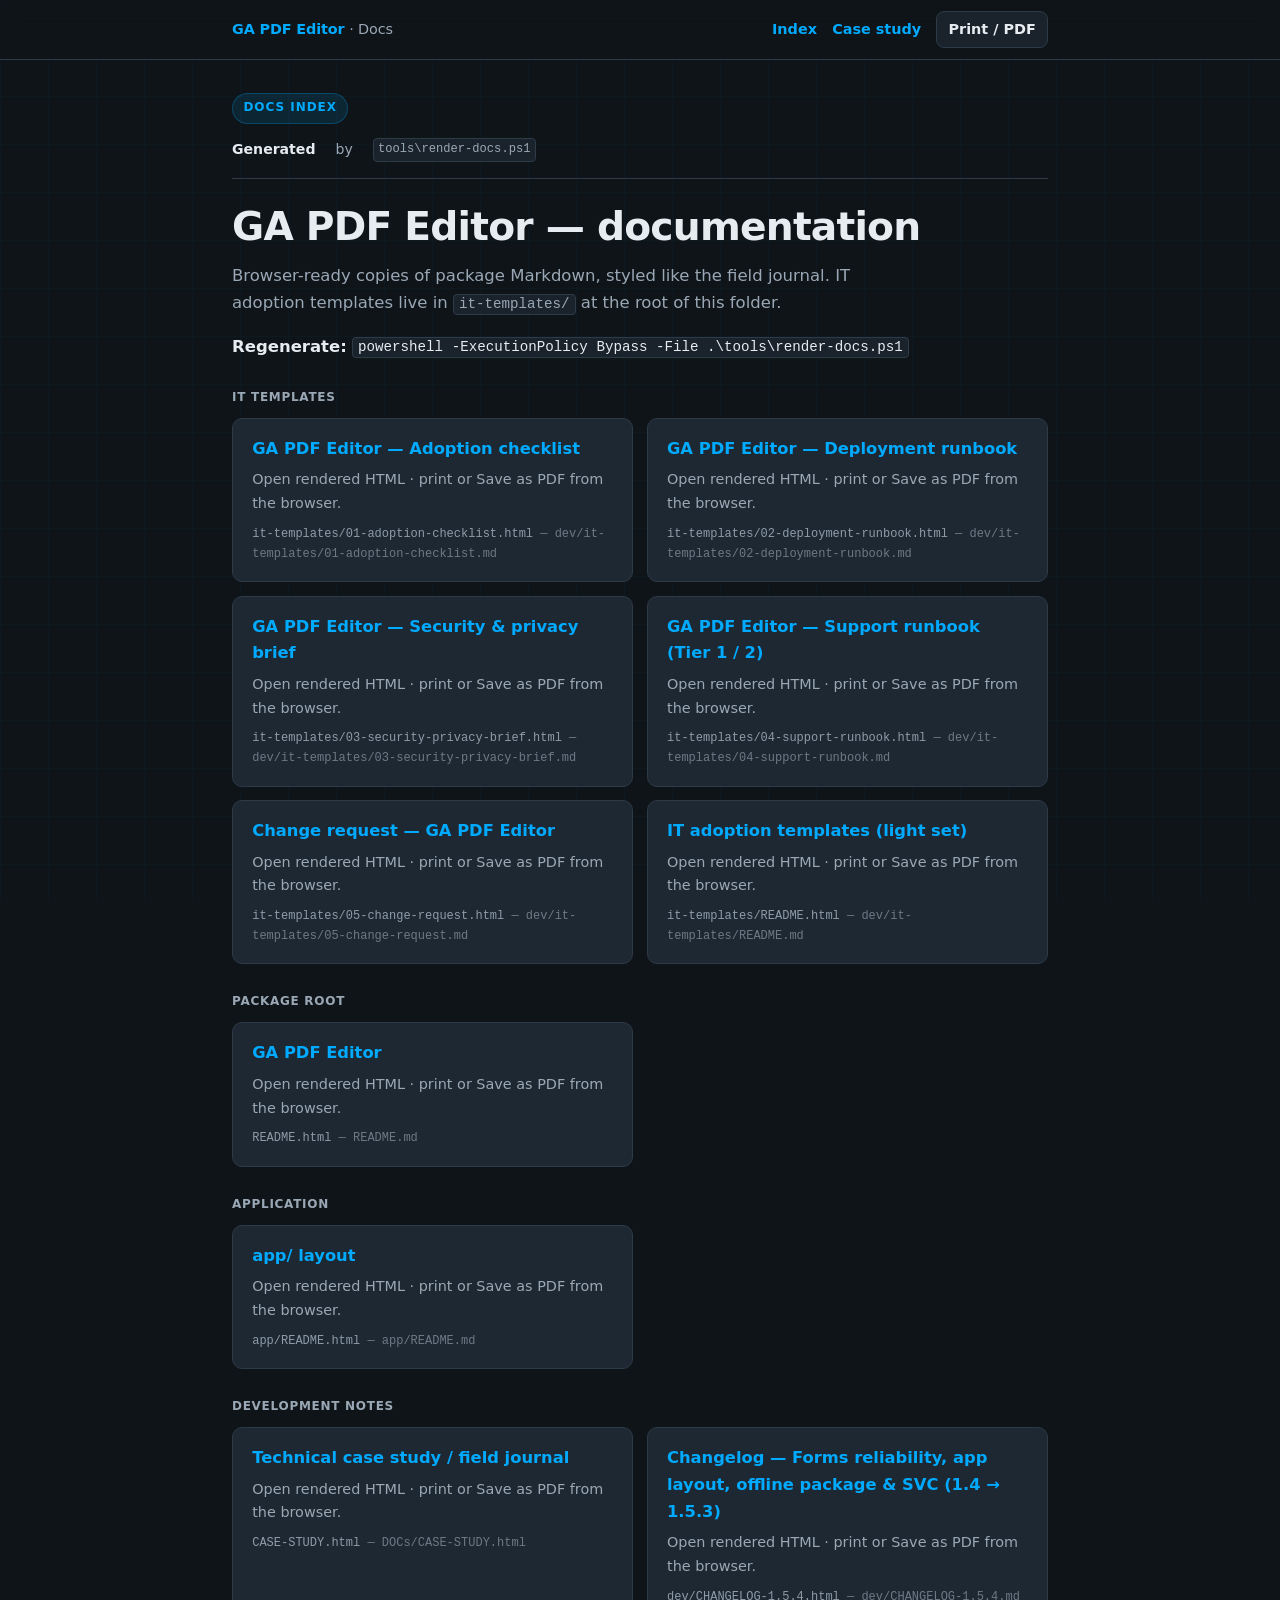
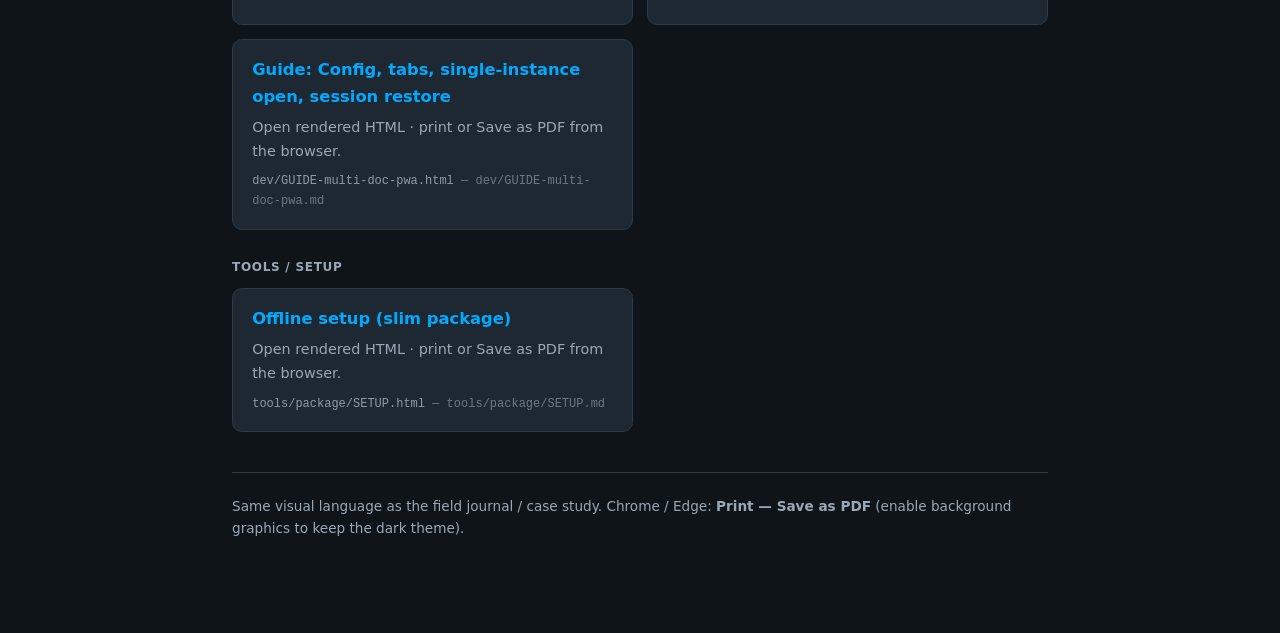
<file: DOCs/index.html>
﻿<!DOCTYPE html>
<html lang="en">
<head>
<meta charset="utf-8">
<meta name="viewport" content="width=device-width, initial-scale=1">
<meta http-equiv="Content-Type" content="text/html; charset=utf-8">
<title>Documentation index — GA PDF Editor</title>
<link rel="stylesheet" href="assets/docs.css">
</head>
<body>
<header class="top">
  <div class="top-inner">
    <a class="brand" href="index.html">GA PDF Editor <span>· Docs</span></a>
    <nav class="no-print">
      <a href="index.html">Index</a>
      <a href="CASE-STUDY.html">Case study</a>
      
      <button type="button" class="btn-print" onclick="window.print()">Print / PDF</button>
    </nav>
  </div>
</header>
<div class="wrap">
  <div class="eyebrow">Docs index</div>
  <p class="doc-meta"><strong>Generated</strong> by <code>tools\render-docs.ps1</code></p>
  <article>
<div class="hero-block">
  <h1>GA PDF Editor — documentation</h1>
  <p class="lede">
    Browser-ready copies of package Markdown, styled like the field journal.
    IT adoption templates live in <code>it-templates/</code> at the root of this folder.
  </p>
  <p><strong>Regenerate:</strong> <code>powershell -ExecutionPolicy Bypass -File .\tools\render-docs.ps1</code></p>
</div>
<div class="section-label">IT templates</div>
<div class="cards">
<a class="card-link" href="it-templates/01-adoption-checklist.html">
  <h3>GA PDF Editor — Adoption checklist</h3>
  <p>Open rendered HTML · print or Save as PDF from the browser.</p>
  <div class="path">it-templates/01-adoption-checklist.html <span style="opacity:.7">— dev/it-templates/01-adoption-checklist.md</span></div>
</a>
<a class="card-link" href="it-templates/02-deployment-runbook.html">
  <h3>GA PDF Editor — Deployment runbook</h3>
  <p>Open rendered HTML · print or Save as PDF from the browser.</p>
  <div class="path">it-templates/02-deployment-runbook.html <span style="opacity:.7">— dev/it-templates/02-deployment-runbook.md</span></div>
</a>
<a class="card-link" href="it-templates/03-security-privacy-brief.html">
  <h3>GA PDF Editor — Security &amp; privacy brief</h3>
  <p>Open rendered HTML · print or Save as PDF from the browser.</p>
  <div class="path">it-templates/03-security-privacy-brief.html <span style="opacity:.7">— dev/it-templates/03-security-privacy-brief.md</span></div>
</a>
<a class="card-link" href="it-templates/04-support-runbook.html">
  <h3>GA PDF Editor — Support runbook (Tier 1 / 2)</h3>
  <p>Open rendered HTML · print or Save as PDF from the browser.</p>
  <div class="path">it-templates/04-support-runbook.html <span style="opacity:.7">— dev/it-templates/04-support-runbook.md</span></div>
</a>
<a class="card-link" href="it-templates/05-change-request.html">
  <h3>Change request — GA PDF Editor</h3>
  <p>Open rendered HTML · print or Save as PDF from the browser.</p>
  <div class="path">it-templates/05-change-request.html <span style="opacity:.7">— dev/it-templates/05-change-request.md</span></div>
</a>
<a class="card-link" href="it-templates/README.html">
  <h3>IT adoption templates (light set)</h3>
  <p>Open rendered HTML · print or Save as PDF from the browser.</p>
  <div class="path">it-templates/README.html <span style="opacity:.7">— dev/it-templates/README.md</span></div>
</a>
</div>
<div class="section-label">Package root</div>
<div class="cards">
<a class="card-link" href="README.html">
  <h3>GA PDF Editor</h3>
  <p>Open rendered HTML · print or Save as PDF from the browser.</p>
  <div class="path">README.html <span style="opacity:.7">— README.md</span></div>
</a>
</div>
<div class="section-label">Application</div>
<div class="cards">
<a class="card-link" href="app/README.html">
  <h3>app/ layout</h3>
  <p>Open rendered HTML · print or Save as PDF from the browser.</p>
  <div class="path">app/README.html <span style="opacity:.7">— app/README.md</span></div>
</a>
</div>
<div class="section-label">Development notes</div>
<div class="cards">
<a class="card-link" href="CASE-STUDY.html">
  <h3>Technical case study / field journal</h3>
  <p>Open rendered HTML · print or Save as PDF from the browser.</p>
  <div class="path">CASE-STUDY.html <span style="opacity:.7">— DOCs/CASE-STUDY.html</span></div>
</a>
<a class="card-link" href="dev/CHANGELOG-1.5.4.html">
  <h3>Changelog — Forms reliability, app layout, offline package &amp; SVC (1.4 → 1.5.3)</h3>
  <p>Open rendered HTML · print or Save as PDF from the browser.</p>
  <div class="path">dev/CHANGELOG-1.5.4.html <span style="opacity:.7">— dev/CHANGELOG-1.5.4.md</span></div>
</a>
<a class="card-link" href="dev/GUIDE-multi-doc-pwa.html">
  <h3>Guide: Config, tabs, single-instance open, session restore</h3>
  <p>Open rendered HTML · print or Save as PDF from the browser.</p>
  <div class="path">dev/GUIDE-multi-doc-pwa.html <span style="opacity:.7">— dev/GUIDE-multi-doc-pwa.md</span></div>
</a>
</div>
<div class="section-label">Tools / setup</div>
<div class="cards">
<a class="card-link" href="tools/package/SETUP.html">
  <h3>Offline setup (slim package)</h3>
  <p>Open rendered HTML · print or Save as PDF from the browser.</p>
  <div class="path">tools/package/SETUP.html <span style="opacity:.7">— tools/package/SETUP.md</span></div>
</a>
</div>
  </article>
  <p class="footer-note">Same visual language as the field journal / case study. Chrome / Edge: <strong>Print — Save as PDF</strong> (enable background graphics to keep the dark theme).</p>
</div>
</body>
</html>
</file>
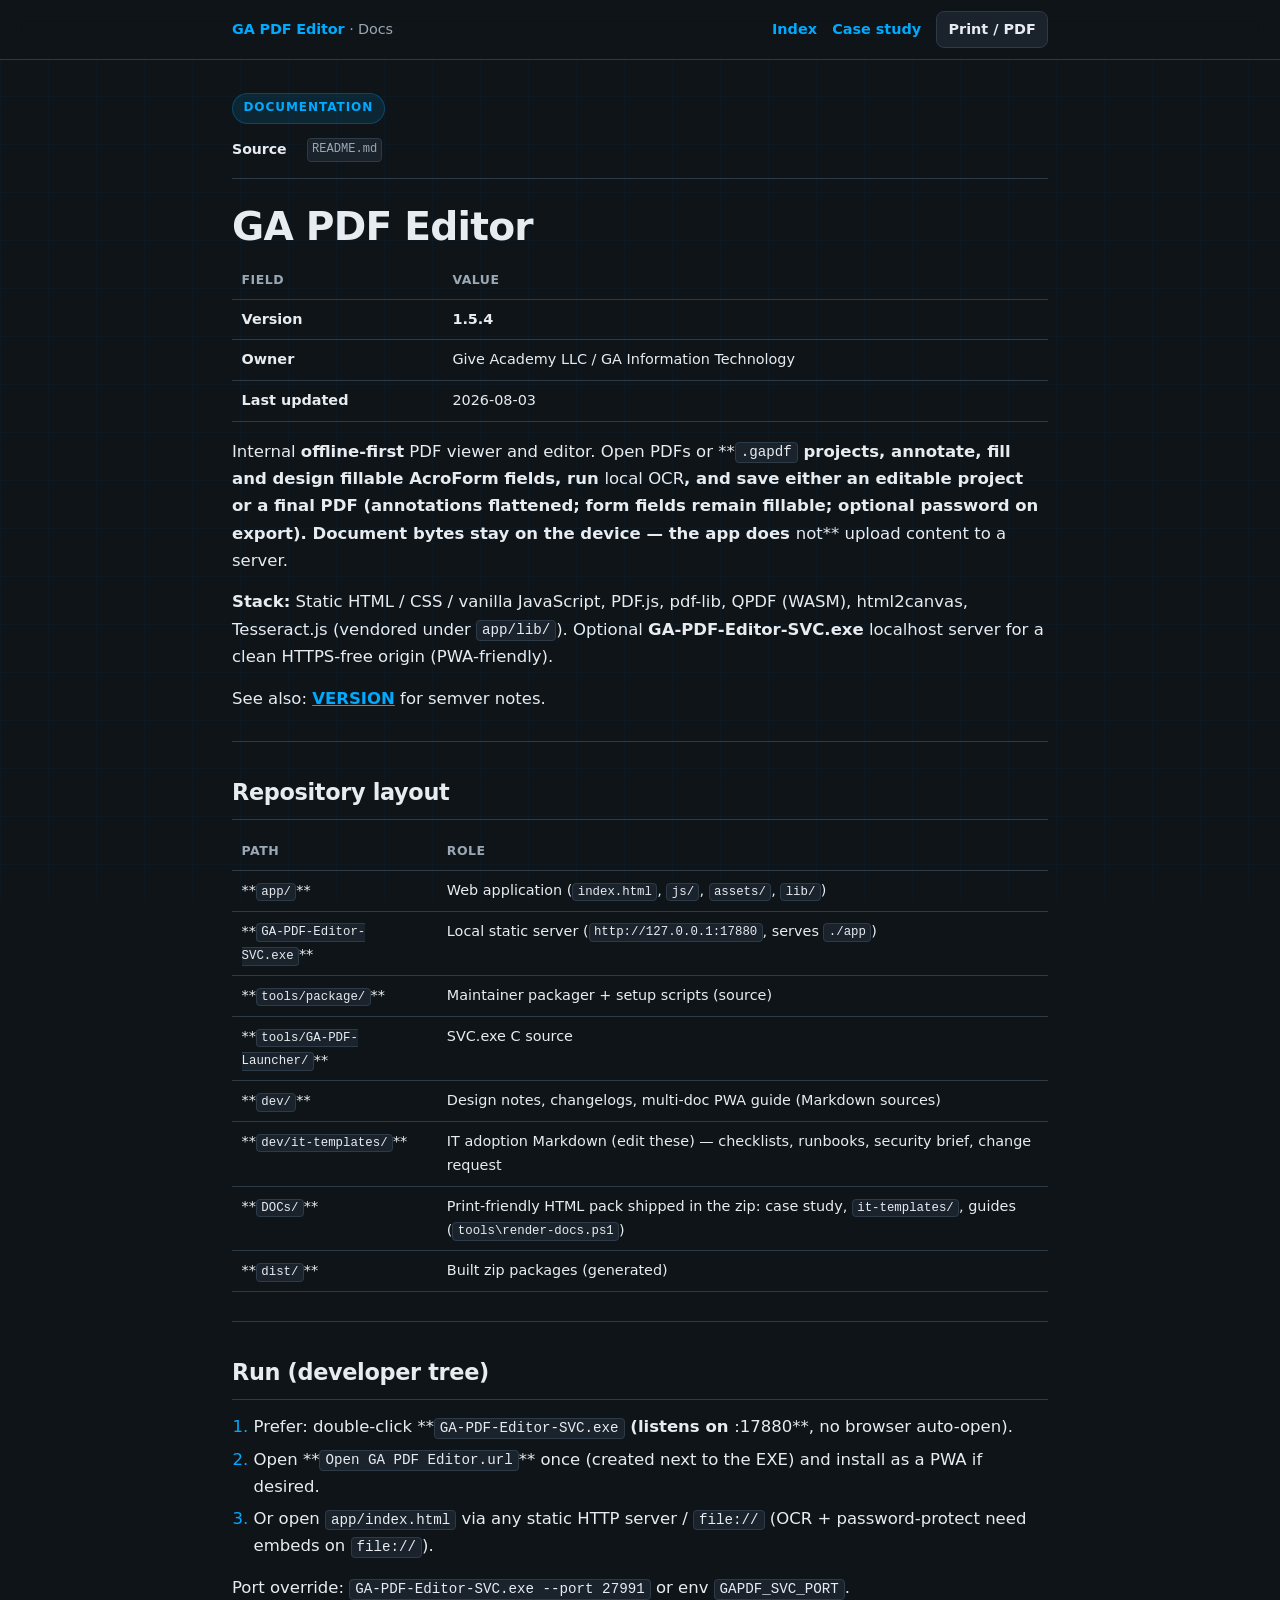
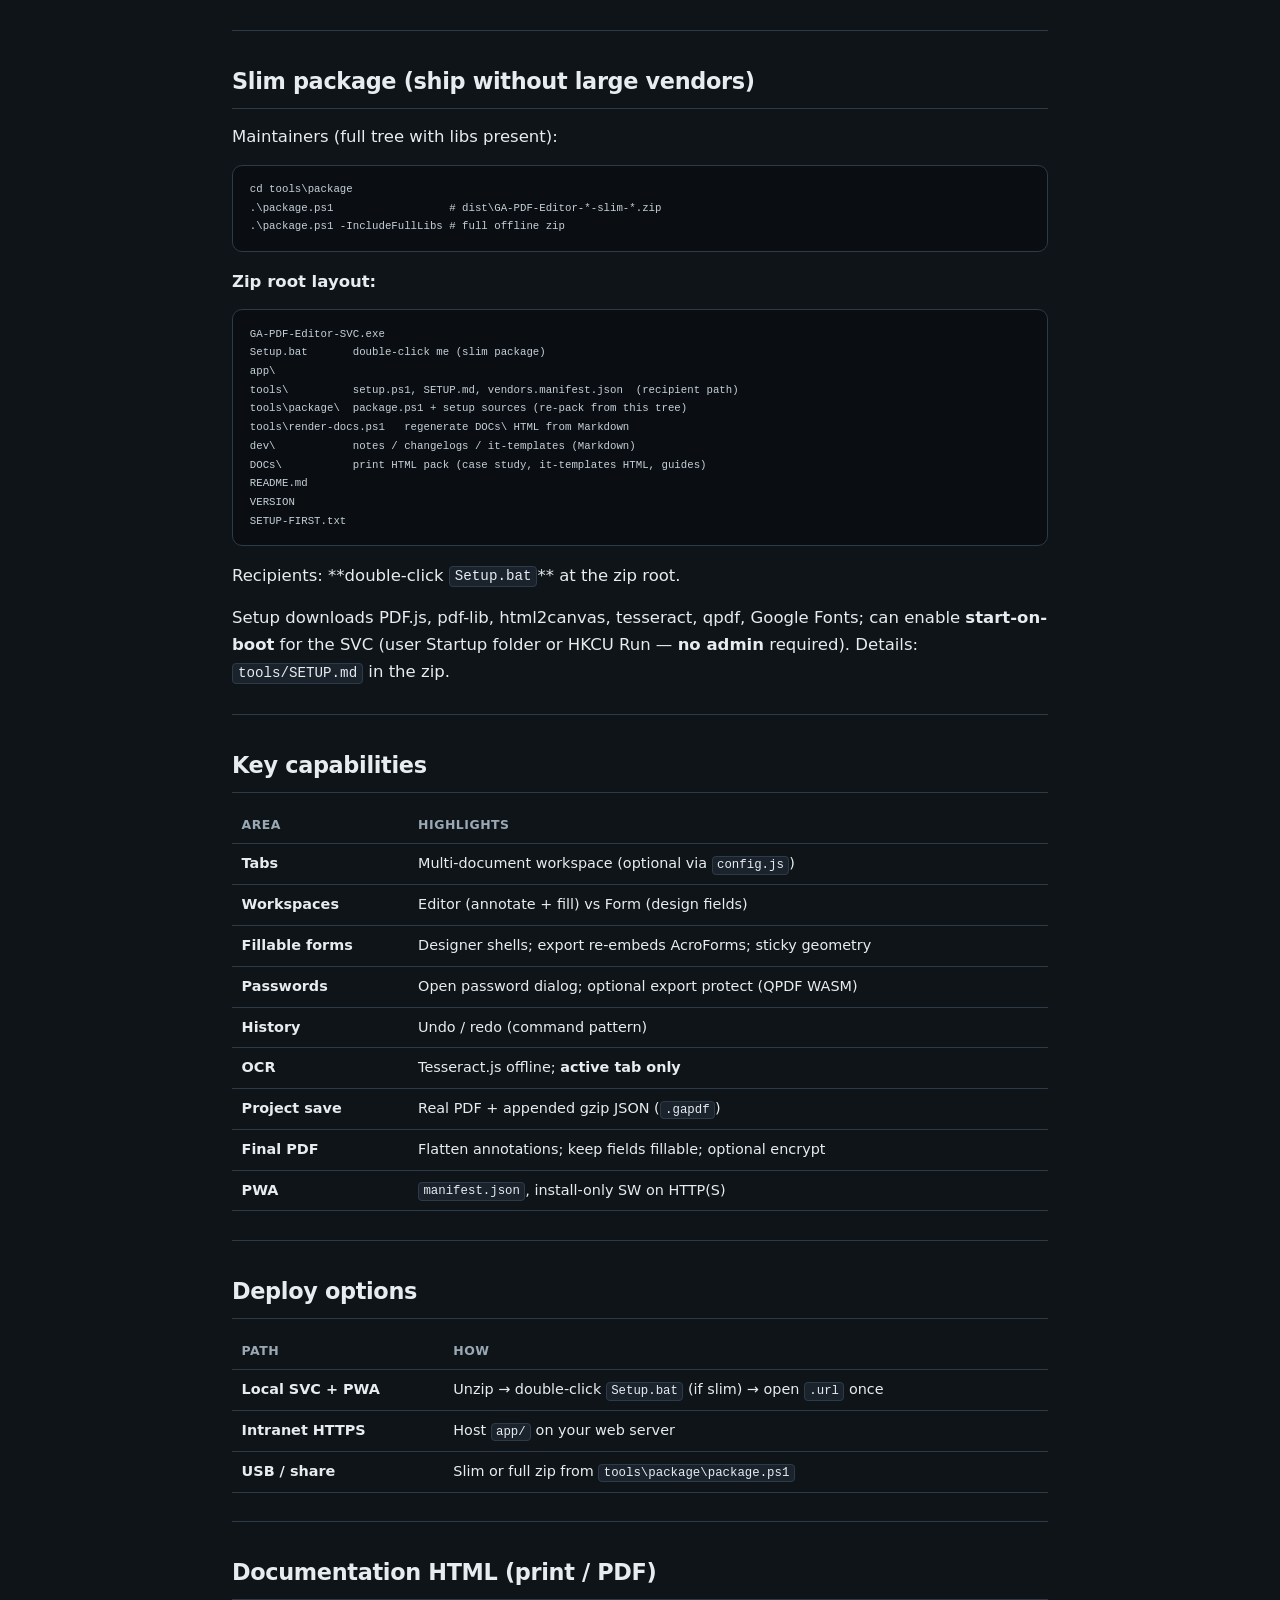
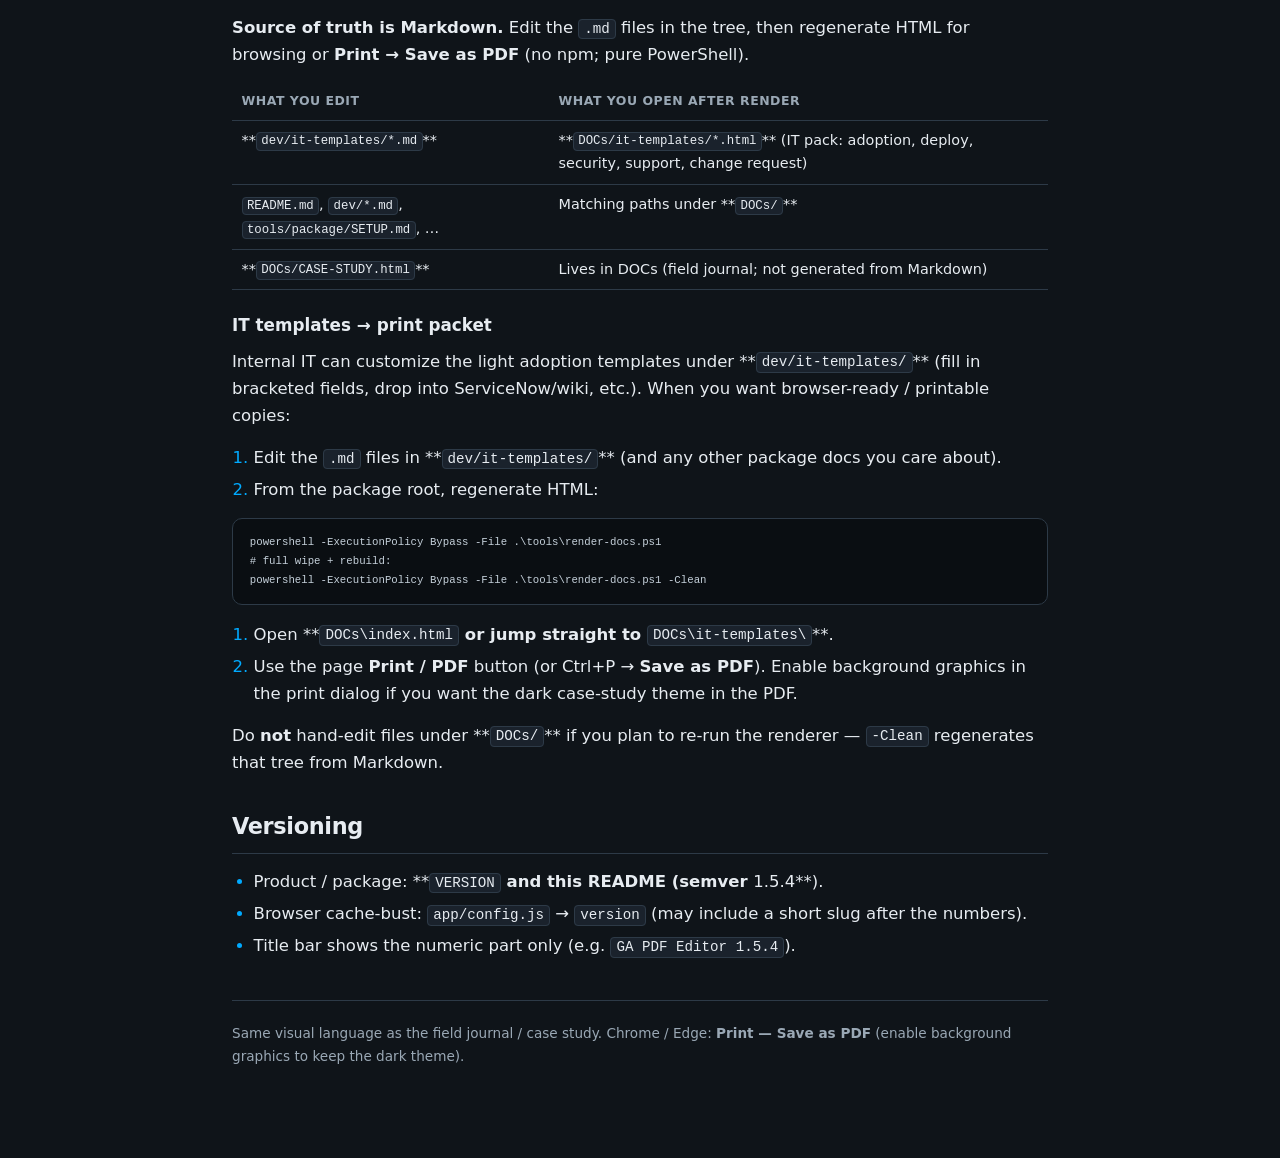
<file: DOCs/README.html>
﻿<!DOCTYPE html>
<html lang="en">
<head>
<meta charset="utf-8">
<meta name="viewport" content="width=device-width, initial-scale=1">
<meta http-equiv="Content-Type" content="text/html; charset=utf-8">
<title>GA PDF Editor — GA PDF Editor</title>
<link rel="stylesheet" href="assets/docs.css">
</head>
<body>
<header class="top">
  <div class="top-inner">
    <a class="brand" href="index.html">GA PDF Editor <span>· Docs</span></a>
    <nav class="no-print">
      <a href="index.html">Index</a>
      <a href="CASE-STUDY.html">Case study</a>
      
      <button type="button" class="btn-print" onclick="window.print()">Print / PDF</button>
    </nav>
  </div>
</header>
<div class="wrap">
  <div class="eyebrow">Documentation</div>
  <p class="doc-meta"><strong>Source</strong> <code>README.md</code></p>
  <article>
<h1>GA PDF Editor</h1>
<table>
<tr>
<th>Field</th>
<th>Value</th>
</tr>
<tr>
<td><strong>Version</strong></td>
<td><strong>1.5.4</strong></td>
</tr>
<tr>
<td><strong>Owner</strong></td>
<td>Give Academy LLC / GA Information Technology</td>
</tr>
<tr>
<td><strong>Last updated</strong></td>
<td>2026-08-03</td>
</tr>
</table>
<p>Internal <strong>offline-first</strong> PDF viewer and editor. Open PDFs or **<code>.gapdf</code><strong> projects, annotate, fill and design fillable AcroForm fields, run </strong>local OCR<strong>, and save either an editable project or a final PDF (annotations flattened; form fields remain fillable; optional password on export). Document bytes stay on the device — the app does </strong>not** upload content to a server.</p>
<p><strong>Stack:</strong> Static HTML / CSS / vanilla JavaScript, PDF.js, pdf-lib, QPDF (WASM), html2canvas, Tesseract.js (vendored under <code>app/lib/</code>). Optional <strong>GA-PDF-Editor-SVC.exe</strong> localhost server for a clean HTTPS-free origin (PWA-friendly).</p>
<p>See also: <strong><a href="VERSION">VERSION</a></strong> for semver notes.</p>
<hr>
<h2>Repository layout</h2>
<table>
<tr>
<th>Path</th>
<th>Role</th>
</tr>
<tr>
<td>**<code>app/</code>**</td>
<td>Web application (<code>index.html</code>, <code>js/</code>, <code>assets/</code>, <code>lib/</code>)</td>
</tr>
<tr>
<td>**<code>GA-PDF-Editor-SVC.exe</code>**</td>
<td>Local static server (<code>http://127.0.0.1:17880</code>, serves <code>./app</code>)</td>
</tr>
<tr>
<td>**<code>tools/package/</code>**</td>
<td>Maintainer packager + setup scripts (source)</td>
</tr>
<tr>
<td>**<code>tools/GA-PDF-Launcher/</code>**</td>
<td>SVC.exe C source</td>
</tr>
<tr>
<td>**<code>dev/</code>**</td>
<td>Design notes, changelogs, multi-doc PWA guide (Markdown sources)</td>
</tr>
<tr>
<td>**<code>dev/it-templates/</code>**</td>
<td>IT adoption Markdown (edit these) — checklists, runbooks, security brief, change request</td>
</tr>
<tr>
<td>**<code>DOCs/</code>**</td>
<td>Print-friendly HTML pack shipped in the zip: case study, <code>it-templates/</code>, guides (<code>tools\render-docs.ps1</code>)</td>
</tr>
<tr>
<td>**<code>dist/</code>**</td>
<td>Built zip packages (generated)</td>
</tr>
</table>
<hr>
<h2>Run (developer tree)</h2>
<ol>
<li>Prefer: double-click **<code>GA-PDF-Editor-SVC.exe</code><strong> (listens on </strong>:17880**, no browser auto-open).  </li>
<li>Open **<code>Open GA PDF Editor.url</code>** once (created next to the EXE) and install as a PWA if desired.  </li>
<li>Or open <code>app/index.html</code> via any static HTTP server / <code>file://</code> (OCR + password-protect need embeds on <code>file://</code>).</li>
</ol>
<p>Port override: <code>GA-PDF-Editor-SVC.exe --port 27991</code> or env <code>GAPDF_SVC_PORT</code>.</p>
<hr>
<h2>Slim package (ship without large vendors)</h2>
<p>Maintainers (full tree with libs present):</p>
<pre><code>cd tools\package
.\package.ps1                  # dist\GA-PDF-Editor-*-slim-*.zip
.\package.ps1 -IncludeFullLibs # full offline zip</code></pre>
<p><strong>Zip root layout:</strong></p>
<pre><code>GA-PDF-Editor-SVC.exe
Setup.bat       double-click me (slim package)
app\
tools\          setup.ps1, SETUP.md, vendors.manifest.json  (recipient path)
tools\package\  package.ps1 + setup sources (re-pack from this tree)
tools\render-docs.ps1   regenerate DOCs\ HTML from Markdown
dev\            notes / changelogs / it-templates (Markdown)
DOCs\           print HTML pack (case study, it-templates HTML, guides)
README.md
VERSION
SETUP-FIRST.txt</code></pre>
<p>Recipients: **double-click <code>Setup.bat</code>** at the zip root.</p>
<p>Setup downloads PDF.js, pdf-lib, html2canvas, tesseract, qpdf, Google Fonts; can enable <strong>start-on-boot</strong> for the SVC (user Startup folder or HKCU Run — <strong>no admin</strong> required). Details: <code>tools/SETUP.md</code> in the zip.</p>
<hr>
<h2>Key capabilities</h2>
<table>
<tr>
<th>Area</th>
<th>Highlights</th>
</tr>
<tr>
<td><strong>Tabs</strong></td>
<td>Multi-document workspace (optional via <code>config.js</code>)</td>
</tr>
<tr>
<td><strong>Workspaces</strong></td>
<td>Editor (annotate + fill) vs Form (design fields)</td>
</tr>
<tr>
<td><strong>Fillable forms</strong></td>
<td>Designer shells; export re-embeds AcroForms; sticky geometry</td>
</tr>
<tr>
<td><strong>Passwords</strong></td>
<td>Open password dialog; optional export protect (QPDF WASM)</td>
</tr>
<tr>
<td><strong>History</strong></td>
<td>Undo / redo (command pattern)</td>
</tr>
<tr>
<td><strong>OCR</strong></td>
<td>Tesseract.js offline; <strong>active tab only</strong></td>
</tr>
<tr>
<td><strong>Project save</strong></td>
<td>Real PDF + appended gzip JSON (<code>.gapdf</code>)</td>
</tr>
<tr>
<td><strong>Final PDF</strong></td>
<td>Flatten annotations; keep fields fillable; optional encrypt</td>
</tr>
<tr>
<td><strong>PWA</strong></td>
<td><code>manifest.json</code>, install-only SW on HTTP(S)</td>
</tr>
</table>
<hr>
<h2>Deploy options</h2>
<table>
<tr>
<th>Path</th>
<th>How</th>
</tr>
<tr>
<td><strong>Local SVC + PWA</strong></td>
<td>Unzip → double-click <code>Setup.bat</code> (if slim) → open <code>.url</code> once</td>
</tr>
<tr>
<td><strong>Intranet HTTPS</strong></td>
<td>Host <code>app/</code> on your web server</td>
</tr>
<tr>
<td><strong>USB / share</strong></td>
<td>Slim or full zip from <code>tools\package\package.ps1</code></td>
</tr>
</table>
<hr>
<h2>Documentation HTML (print / PDF)</h2>
<p><strong>Source of truth is Markdown.</strong> Edit the <code>.md</code> files in the tree, then regenerate HTML for browsing or <strong>Print → Save as PDF</strong> (no npm; pure PowerShell).</p>
<table>
<tr>
<th>What you edit</th>
<th>What you open after render</th>
</tr>
<tr>
<td>**<code>dev/it-templates/*.md</code>**</td>
<td>**<code>DOCs/it-templates/*.html</code>** (IT pack: adoption, deploy, security, support, change request)</td>
</tr>
<tr>
<td><code>README.md</code>, <code>dev/*.md</code>, <code>tools/package/SETUP.md</code>, …</td>
<td>Matching paths under **<code>DOCs/</code>**</td>
</tr>
<tr>
<td>**<code>DOCs/CASE-STUDY.html</code>**</td>
<td>Lives in DOCs (field journal; not generated from Markdown)</td>
</tr>
</table>
<h3>IT templates → print packet</h3>
<p>Internal IT can customize the light adoption templates under **<code>dev/it-templates/</code>** (fill in bracketed fields, drop into ServiceNow/wiki, etc.). When you want browser-ready / printable copies:</p>
<ol>
<li>Edit the <code>.md</code> files in **<code>dev/it-templates/</code>** (and any other package docs you care about).  </li>
<li>From the package root, regenerate HTML:</li>
</ol>
<pre><code>powershell -ExecutionPolicy Bypass -File .\tools\render-docs.ps1
# full wipe + rebuild:
powershell -ExecutionPolicy Bypass -File .\tools\render-docs.ps1 -Clean</code></pre>
<ol>
<li>Open **<code>DOCs\index.html</code><strong> or jump straight to </strong><code>DOCs\it-templates\</code>**.  </li>
<li>Use the page <strong>Print / PDF</strong> button (or Ctrl+P → <strong>Save as PDF</strong>). Enable background graphics in the print dialog if you want the dark case-study theme in the PDF.</li>
</ol>
<p>Do <strong>not</strong> hand-edit files under **<code>DOCs/</code>** if you plan to re-run the renderer — <code>-Clean</code> regenerates that tree from Markdown.</p>
<h2>Versioning</h2>
<ul>
<li>Product / package: **<code>VERSION</code><strong> and this README (semver </strong>1.5.4**).  </li>
<li>Browser cache-bust: <code>app/config.js</code> → <code>version</code> (may include a short slug after the numbers).  </li>
<li>Title bar shows the numeric part only (e.g. <code>GA PDF Editor 1.5.4</code>).</li>
</ul>
  </article>
  <p class="footer-note">Same visual language as the field journal / case study. Chrome / Edge: <strong>Print — Save as PDF</strong> (enable background graphics to keep the dark theme).</p>
</div>
</body>
</html>
</file>
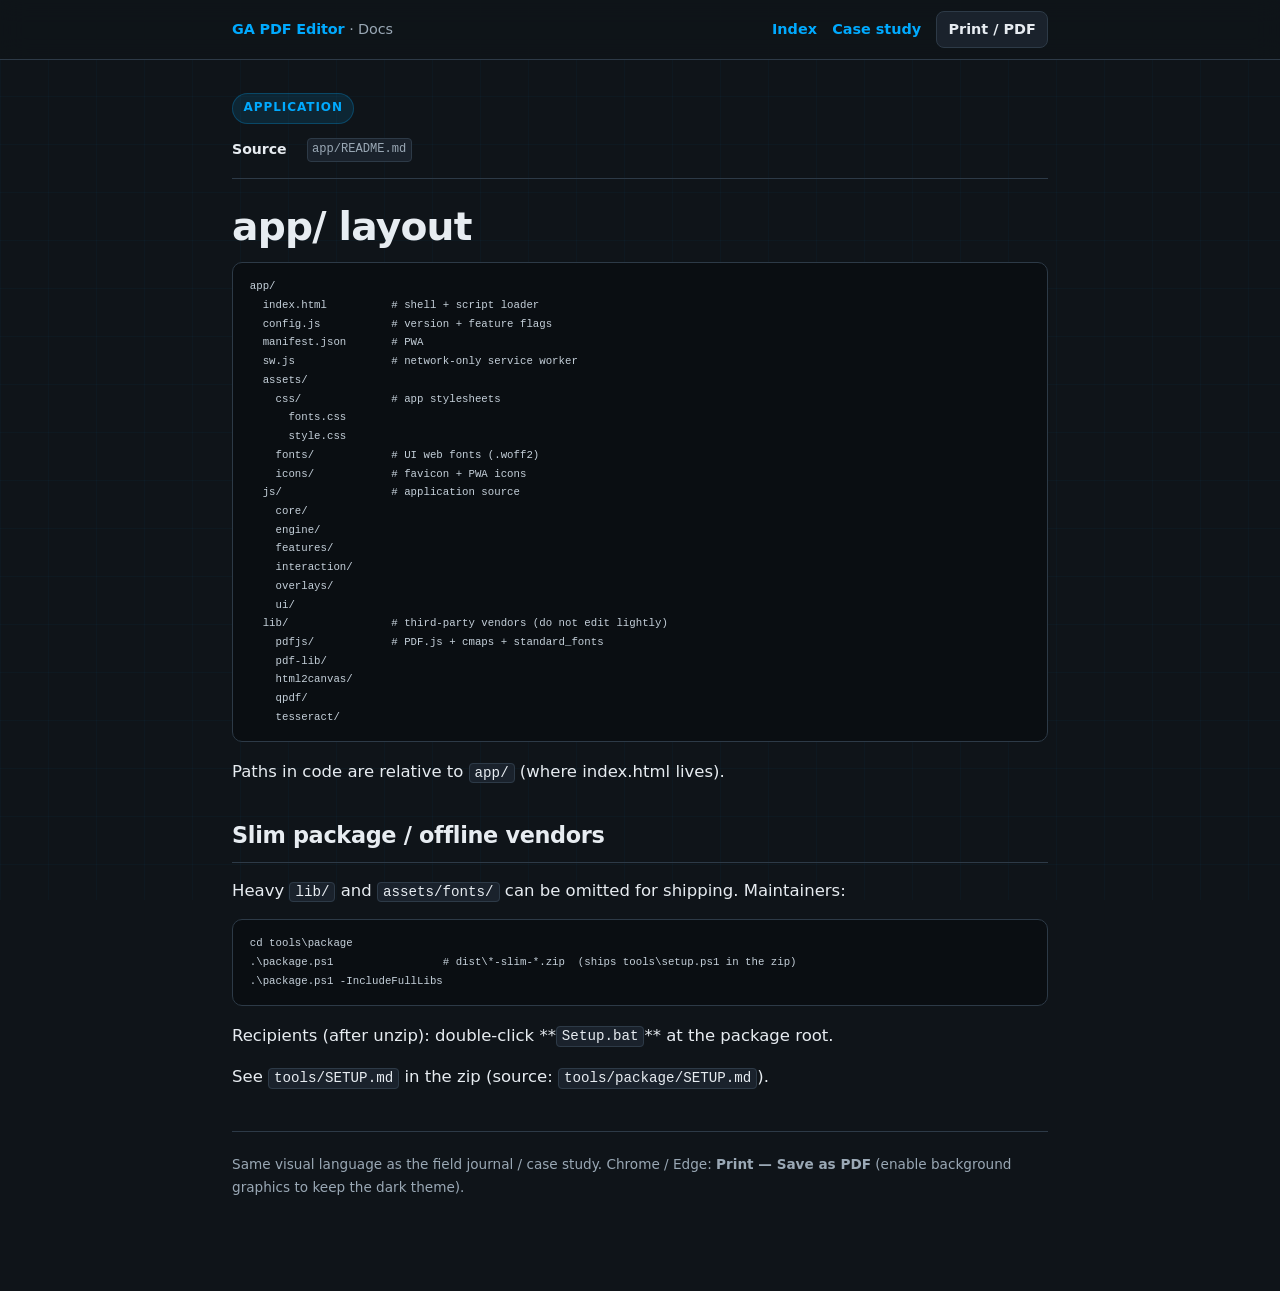
<file: DOCs/app/README.html>
﻿<!DOCTYPE html>
<html lang="en">
<head>
<meta charset="utf-8">
<meta name="viewport" content="width=device-width, initial-scale=1">
<meta http-equiv="Content-Type" content="text/html; charset=utf-8">
<title>app/ layout — GA PDF Editor</title>
<link rel="stylesheet" href="../assets/docs.css">
</head>
<body>
<header class="top">
  <div class="top-inner">
    <a class="brand" href="../index.html">GA PDF Editor <span>· Docs</span></a>
    <nav class="no-print">
      <a href="../index.html">Index</a>
      <a href="../CASE-STUDY.html">Case study</a>
      
      <button type="button" class="btn-print" onclick="window.print()">Print / PDF</button>
    </nav>
  </div>
</header>
<div class="wrap">
  <div class="eyebrow">Application</div>
  <p class="doc-meta"><strong>Source</strong> <code>app/README.md</code></p>
  <article>
<h1>app/ layout</h1>
<pre><code>app/
  index.html          # shell + script loader
  config.js           # version + feature flags
  manifest.json       # PWA
  sw.js               # network-only service worker
  assets/
    css/              # app stylesheets
      fonts.css
      style.css
    fonts/            # UI web fonts (.woff2)
    icons/            # favicon + PWA icons
  js/                 # application source
    core/
    engine/
    features/
    interaction/
    overlays/
    ui/
  lib/                # third-party vendors (do not edit lightly)
    pdfjs/            # PDF.js + cmaps + standard_fonts
    pdf-lib/
    html2canvas/
    qpdf/
    tesseract/</code></pre>
<p>Paths in code are relative to <code>app/</code> (where index.html lives).</p>
<h2>Slim package / offline vendors</h2>
<p>Heavy <code>lib/</code> and <code>assets/fonts/</code> can be omitted for shipping. Maintainers:</p>
<pre><code>cd tools\package
.\package.ps1                 # dist\*-slim-*.zip  (ships tools\setup.ps1 in the zip)
.\package.ps1 -IncludeFullLibs</code></pre>
<p>Recipients (after unzip): double-click **<code>Setup.bat</code>** at the package root.</p>
<p>See <code>tools/SETUP.md</code> in the zip (source: <code>tools/package/SETUP.md</code>).</p>
  </article>
  <p class="footer-note">Same visual language as the field journal / case study. Chrome / Edge: <strong>Print — Save as PDF</strong> (enable background graphics to keep the dark theme).</p>
</div>
</body>
</html>
</file>
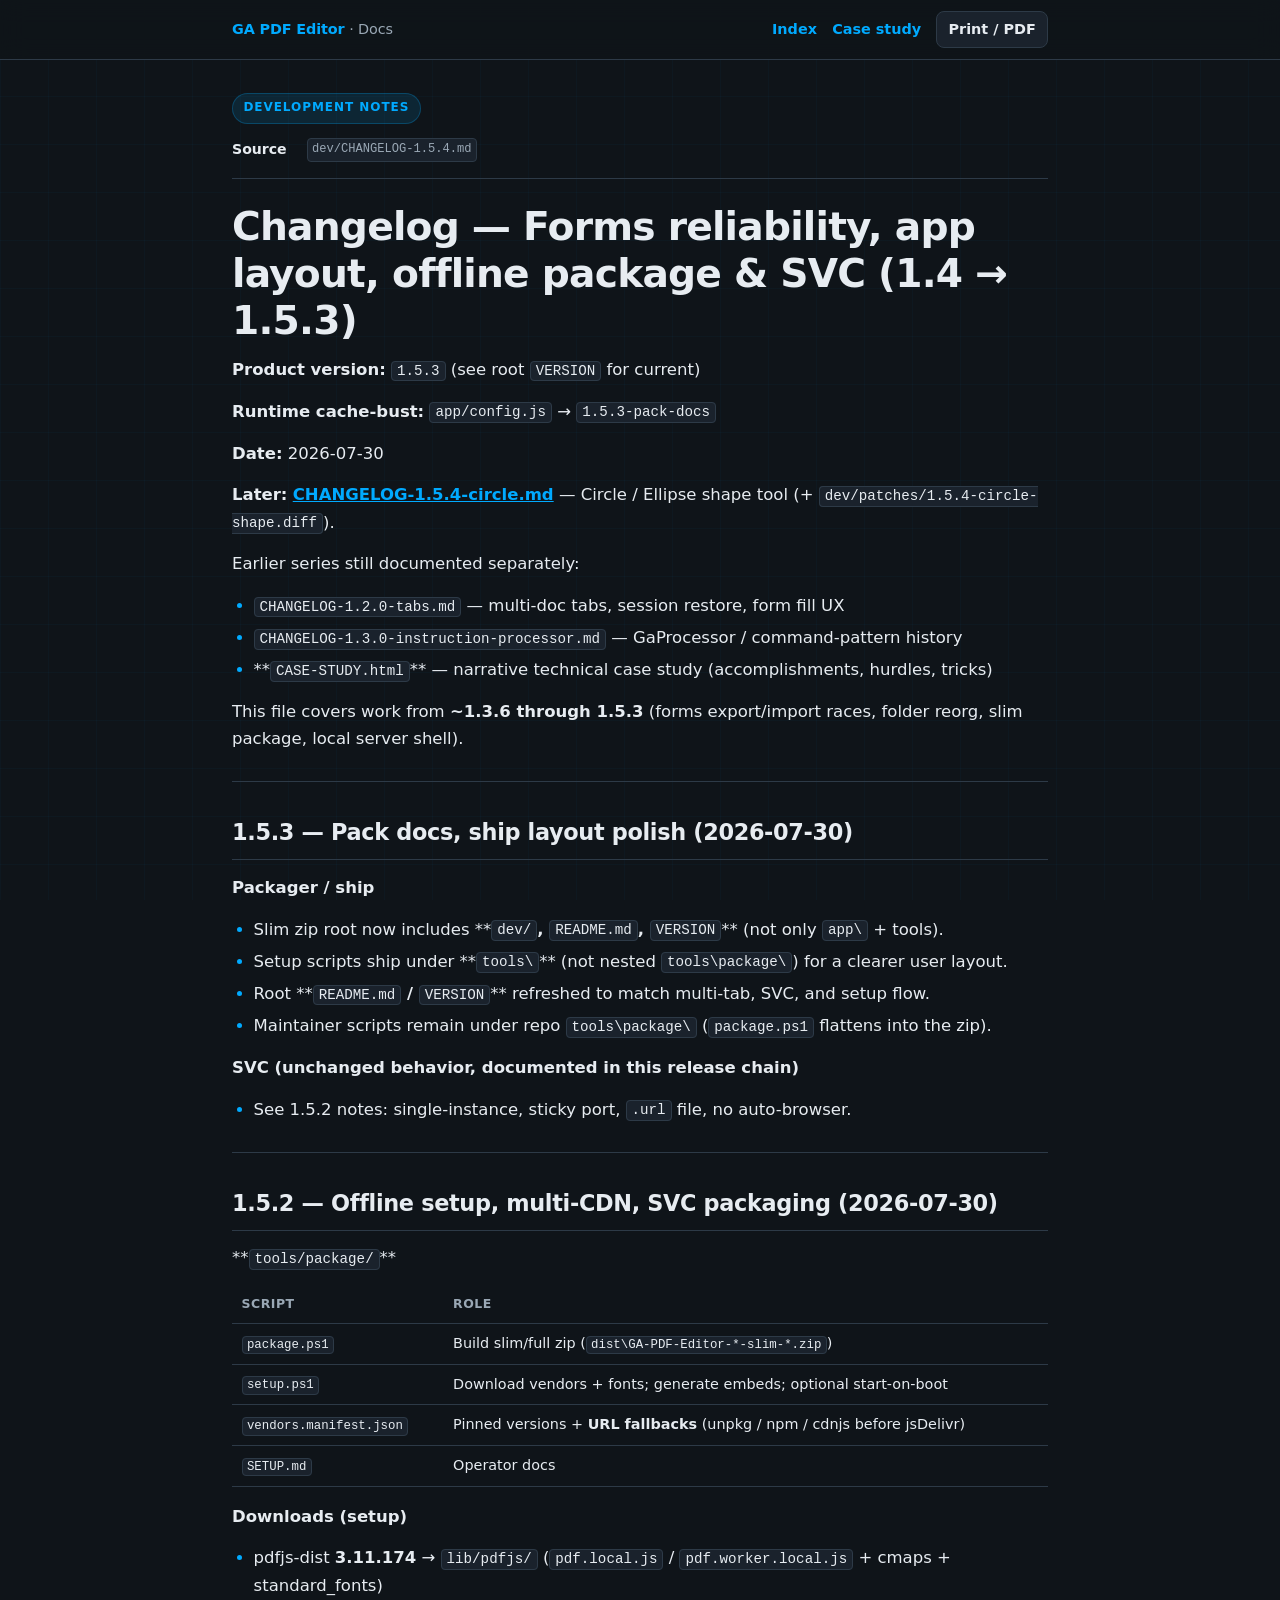
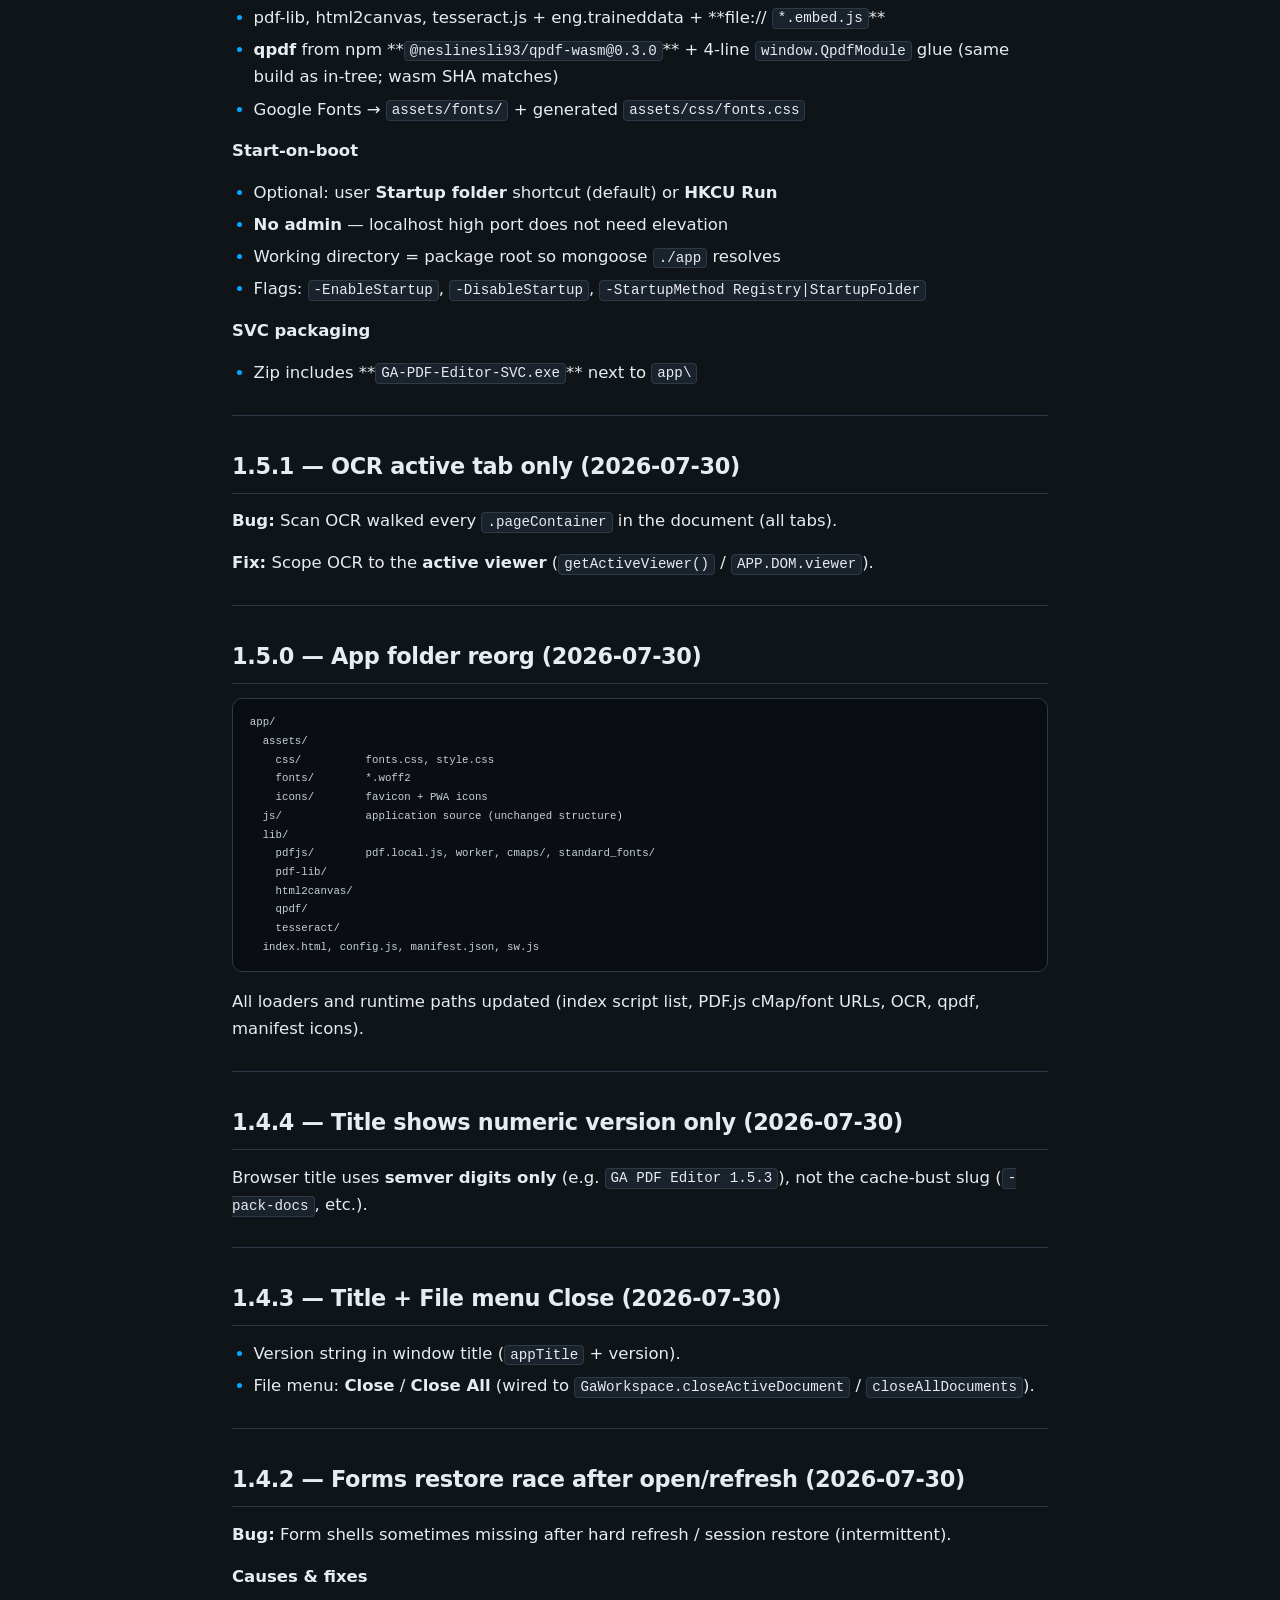
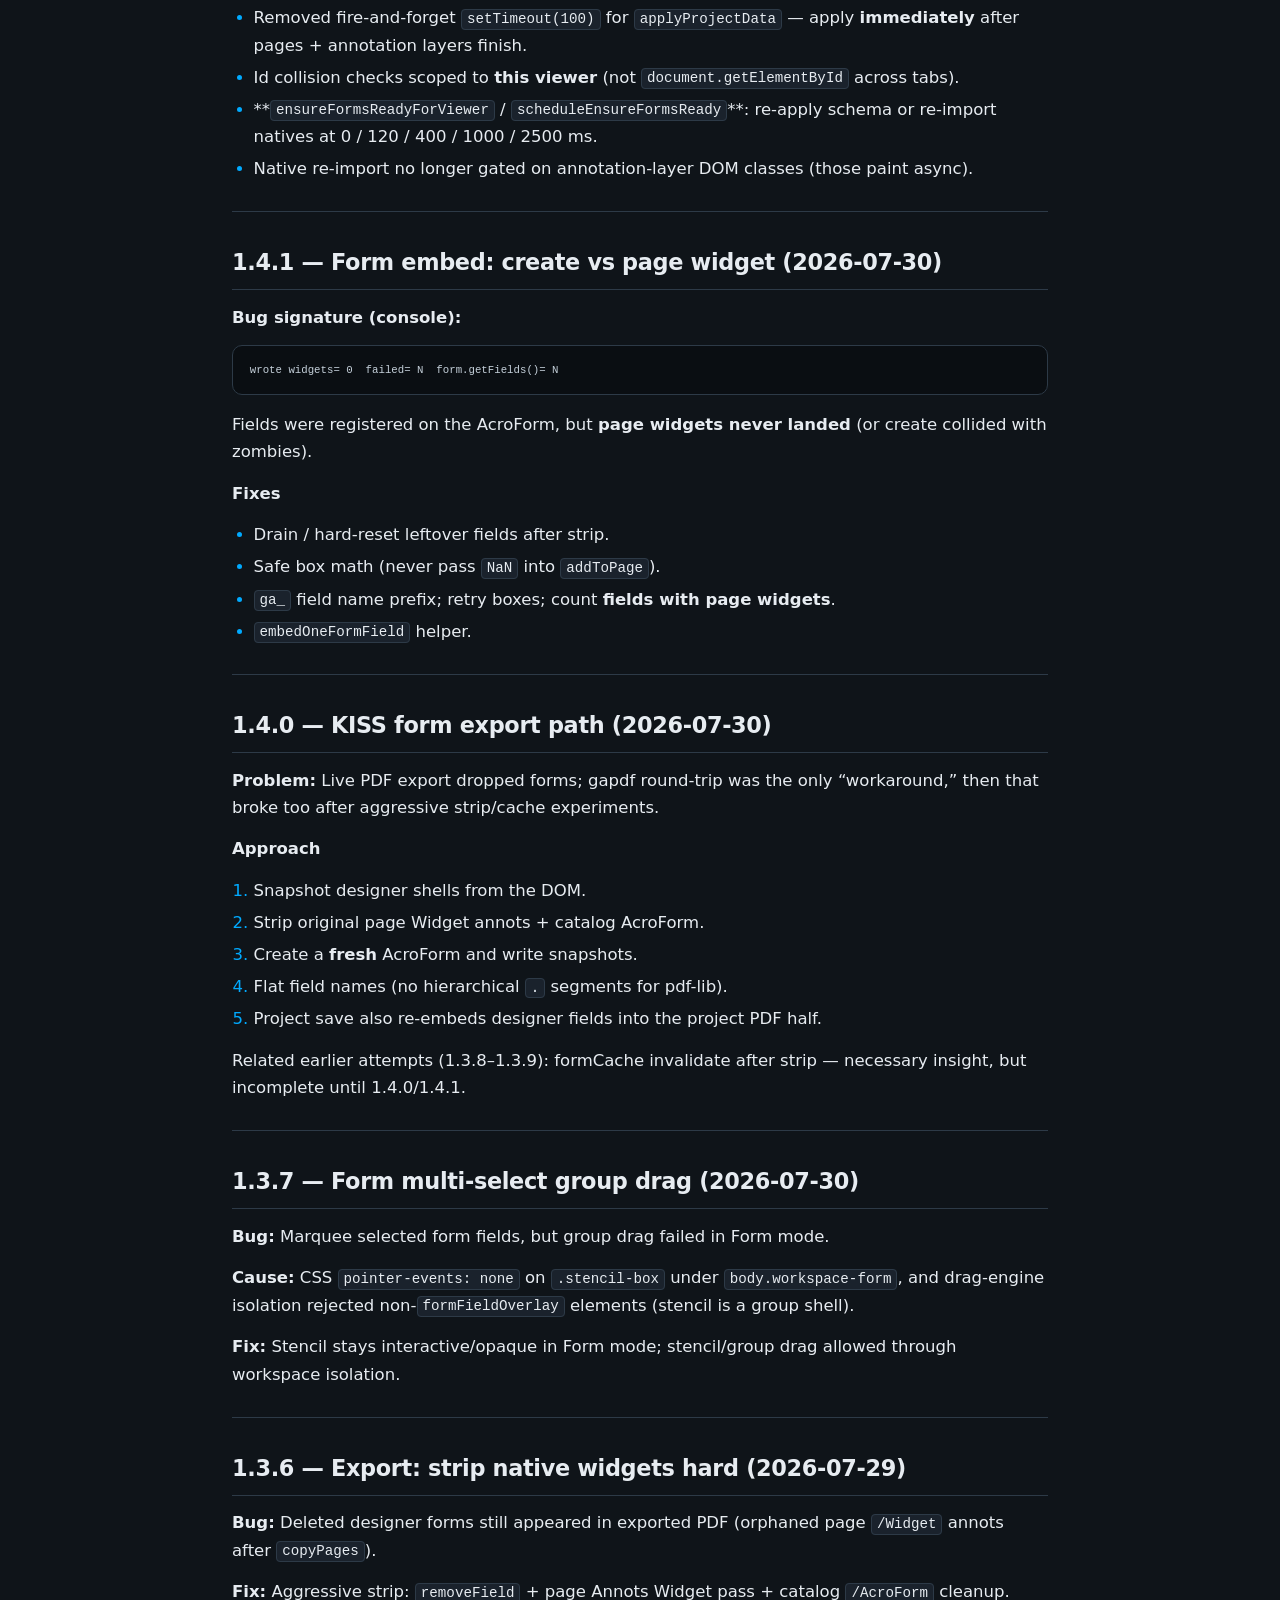
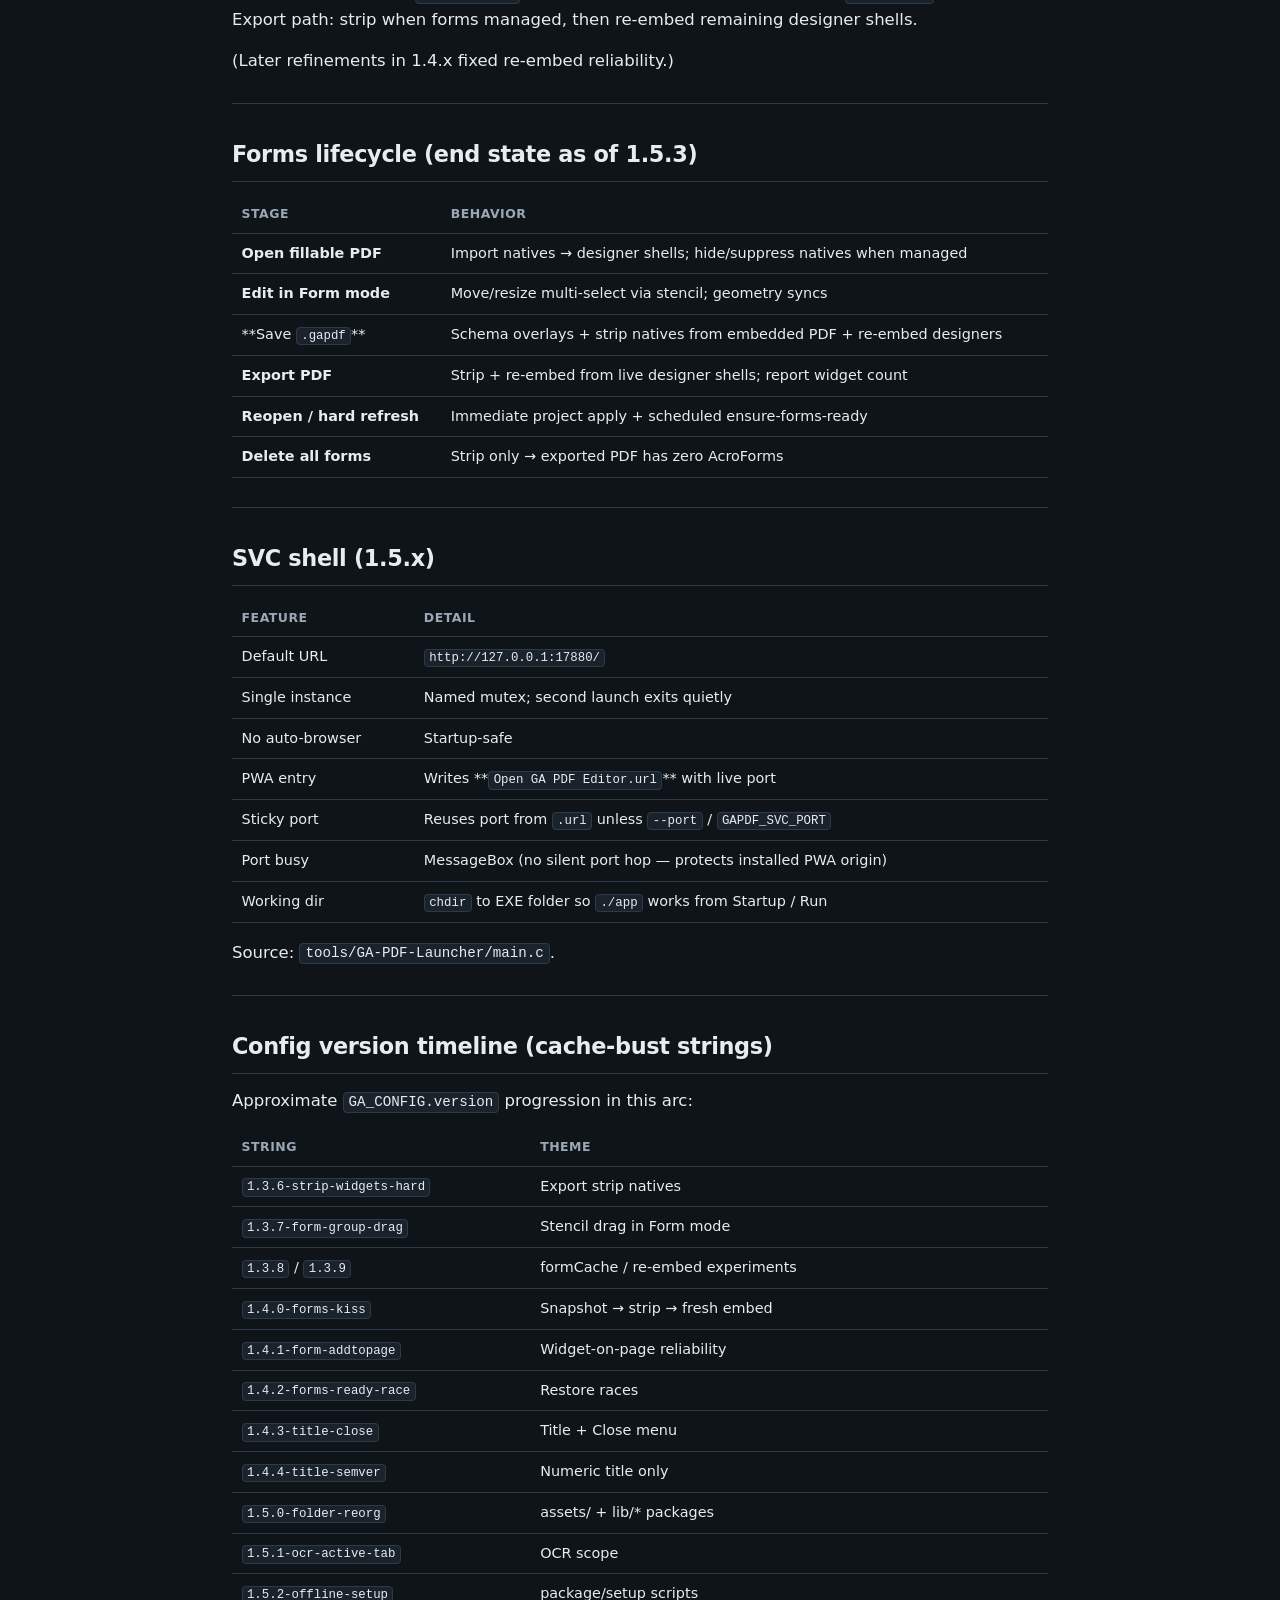
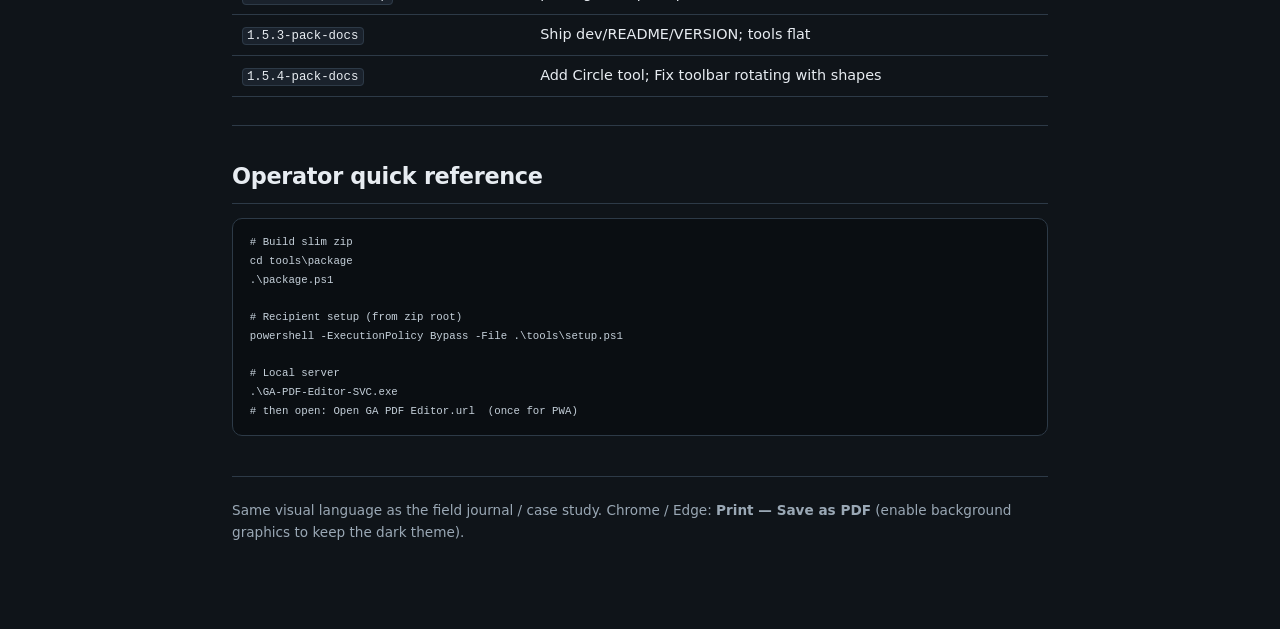
<file: DOCs/dev/CHANGELOG-1.5.4.html>
﻿<!DOCTYPE html>
<html lang="en">
<head>
<meta charset="utf-8">
<meta name="viewport" content="width=device-width, initial-scale=1">
<meta http-equiv="Content-Type" content="text/html; charset=utf-8">
<title>Changelog — Forms reliability, app layout, offline package &amp; SVC (1.4 → 1.5.3) — GA PDF Editor</title>
<link rel="stylesheet" href="../assets/docs.css">
</head>
<body>
<header class="top">
  <div class="top-inner">
    <a class="brand" href="../index.html">GA PDF Editor <span>· Docs</span></a>
    <nav class="no-print">
      <a href="../index.html">Index</a>
      <a href="../CASE-STUDY.html">Case study</a>
      
      <button type="button" class="btn-print" onclick="window.print()">Print / PDF</button>
    </nav>
  </div>
</header>
<div class="wrap">
  <div class="eyebrow">Development notes</div>
  <p class="doc-meta"><strong>Source</strong> <code>dev/CHANGELOG-1.5.4.md</code></p>
  <article>
<h1>Changelog — Forms reliability, app layout, offline package &amp; SVC (1.4 → 1.5.3)</h1>
<p><strong>Product version:</strong> <code>1.5.3</code> (see root <code>VERSION</code> for current)  </p>
<p><strong>Runtime cache-bust:</strong> <code>app/config.js</code> → <code>1.5.3-pack-docs</code>  </p>
<p><strong>Date:</strong> 2026-07-30  </p>
<p><strong>Later:</strong> <strong><a href="CHANGELOG-1.5.4-circle.html">CHANGELOG-1.5.4-circle.md</a></strong> — Circle / Ellipse shape tool (+ <code>dev/patches/1.5.4-circle-shape.diff</code>).</p>
<p>Earlier series still documented separately:</p>
<ul>
<li><code>CHANGELOG-1.2.0-tabs.md</code> — multi-doc tabs, session restore, form fill UX  </li>
<li><code>CHANGELOG-1.3.0-instruction-processor.md</code> — GaProcessor / command-pattern history  </li>
<li>**<code>CASE-STUDY.html</code>** — narrative technical case study (accomplishments, hurdles, tricks)</li>
</ul>
<p>This file covers work from <strong>~1.3.6 through 1.5.3</strong> (forms export/import races, folder reorg, slim package, local server shell).</p>
<hr>
<h2>1.5.3 — Pack docs, ship layout polish (2026-07-30)</h2>
<p><strong>Packager / ship</strong></p>
<ul>
<li>Slim zip root now includes **<code>dev/</code><strong>, </strong><code>README.md</code><strong>, </strong><code>VERSION</code>** (not only <code>app\</code> + tools).</li>
<li>Setup scripts ship under **<code>tools\</code>** (not nested <code>tools\package\</code>) for a clearer user layout.</li>
<li>Root **<code>README.md</code><strong> / </strong><code>VERSION</code>** refreshed to match multi-tab, SVC, and setup flow.</li>
<li>Maintainer scripts remain under repo <code>tools\package\</code> (<code>package.ps1</code> flattens into the zip).</li>
</ul>
<p><strong>SVC (unchanged behavior, documented in this release chain)</strong></p>
<ul>
<li>See 1.5.2 notes: single-instance, sticky port, <code>.url</code> file, no auto-browser.</li>
</ul>
<hr>
<h2>1.5.2 — Offline setup, multi-CDN, SVC packaging (2026-07-30)</h2>
<p>**<code>tools/package/</code>**</p>
<table>
<tr>
<th>Script</th>
<th>Role</th>
</tr>
<tr>
<td><code>package.ps1</code></td>
<td>Build slim/full zip (<code>dist\GA-PDF-Editor-*-slim-*.zip</code>)</td>
</tr>
<tr>
<td><code>setup.ps1</code></td>
<td>Download vendors + fonts; generate embeds; optional start-on-boot</td>
</tr>
<tr>
<td><code>vendors.manifest.json</code></td>
<td>Pinned versions + <strong>URL fallbacks</strong> (unpkg / npm / cdnjs before jsDelivr)</td>
</tr>
<tr>
<td><code>SETUP.md</code></td>
<td>Operator docs</td>
</tr>
</table>
<p><strong>Downloads (setup)</strong></p>
<ul>
<li>pdfjs-dist <strong>3.11.174</strong> → <code>lib/pdfjs/</code> (<code>pdf.local.js</code> / <code>pdf.worker.local.js</code> + cmaps + standard_fonts)</li>
<li>pdf-lib, html2canvas, tesseract.js + eng.traineddata + **file:// <code>*.embed.js</code>**</li>
<li><strong>qpdf</strong> from npm **<code>@neslinesli93/qpdf-wasm@0.3.0</code>** + 4-line <code>window.QpdfModule</code> glue (same build as in-tree; wasm SHA matches)</li>
<li>Google Fonts → <code>assets/fonts/</code> + generated <code>assets/css/fonts.css</code></li>
</ul>
<p><strong>Start-on-boot</strong></p>
<ul>
<li>Optional: user <strong>Startup folder</strong> shortcut (default) or <strong>HKCU Run</strong></li>
<li><strong>No admin</strong> — localhost high port does not need elevation</li>
<li>Working directory = package root so mongoose <code>./app</code> resolves</li>
<li>Flags: <code>-EnableStartup</code>, <code>-DisableStartup</code>, <code>-StartupMethod Registry|StartupFolder</code></li>
</ul>
<p><strong>SVC packaging</strong></p>
<ul>
<li>Zip includes **<code>GA-PDF-Editor-SVC.exe</code>** next to <code>app\</code></li>
</ul>
<hr>
<h2>1.5.1 — OCR active tab only (2026-07-30)</h2>
<p><strong>Bug:</strong> Scan OCR walked every <code>.pageContainer</code> in the document (all tabs).  </p>
<p><strong>Fix:</strong> Scope OCR to the <strong>active viewer</strong> (<code>getActiveViewer()</code> / <code>APP.DOM.viewer</code>).</p>
<hr>
<h2>1.5.0 — App folder reorg (2026-07-30)</h2>
<pre><code>app/
  assets/
    css/          fonts.css, style.css
    fonts/        *.woff2
    icons/        favicon + PWA icons
  js/             application source (unchanged structure)
  lib/
    pdfjs/        pdf.local.js, worker, cmaps/, standard_fonts/
    pdf-lib/
    html2canvas/
    qpdf/
    tesseract/
  index.html, config.js, manifest.json, sw.js</code></pre>
<p>All loaders and runtime paths updated (index script list, PDF.js cMap/font URLs, OCR, qpdf, manifest icons).</p>
<hr>
<h2>1.4.4 — Title shows numeric version only (2026-07-30)</h2>
<p>Browser title uses <strong>semver digits only</strong> (e.g. <code>GA PDF Editor 1.5.3</code>), not the cache-bust slug (<code>-pack-docs</code>, etc.).</p>
<hr>
<h2>1.4.3 — Title + File menu Close (2026-07-30)</h2>
<ul>
<li>Version string in window title (<code>appTitle</code> + version).</li>
<li>File menu: <strong>Close</strong> / <strong>Close All</strong> (wired to <code>GaWorkspace.closeActiveDocument</code> / <code>closeAllDocuments</code>).</li>
</ul>
<hr>
<h2>1.4.2 — Forms restore race after open/refresh (2026-07-30)</h2>
<p><strong>Bug:</strong> Form shells sometimes missing after hard refresh / session restore (intermittent).</p>
<p><strong>Causes &amp; fixes</strong></p>
<ul>
<li>Removed fire-and-forget <code>setTimeout(100)</code> for <code>applyProjectData</code> — apply <strong>immediately</strong> after pages + annotation layers finish.</li>
<li>Id collision checks scoped to <strong>this viewer</strong> (not <code>document.getElementById</code> across tabs).</li>
<li>**<code>ensureFormsReadyForViewer</code> / <code>scheduleEnsureFormsReady</code>**: re-apply schema or re-import natives at 0 / 120 / 400 / 1000 / 2500 ms.</li>
<li>Native re-import no longer gated on annotation-layer DOM classes (those paint async).</li>
</ul>
<hr>
<h2>1.4.1 — Form embed: create vs page widget (2026-07-30)</h2>
<p><strong>Bug signature (console):</strong></p>
<pre><code>wrote widgets= 0  failed= N  form.getFields()= N</code></pre>
<p>Fields were registered on the AcroForm, but <strong>page widgets never landed</strong> (or create collided with zombies).</p>
<p><strong>Fixes</strong></p>
<ul>
<li>Drain / hard-reset leftover fields after strip.</li>
<li>Safe box math (never pass <code>NaN</code> into <code>addToPage</code>).</li>
<li><code>ga_</code> field name prefix; retry boxes; count <strong>fields with page widgets</strong>.</li>
<li><code>embedOneFormField</code> helper.</li>
</ul>
<hr>
<h2>1.4.0 — KISS form export path (2026-07-30)</h2>
<p><strong>Problem:</strong> Live PDF export dropped forms; gapdf round-trip was the only “workaround,” then that broke too after aggressive strip/cache experiments.</p>
<p><strong>Approach</strong></p>
<ol>
<li>Snapshot designer shells from the DOM.  </li>
<li>Strip original page Widget annots + catalog AcroForm.  </li>
<li>Create a <strong>fresh</strong> AcroForm and write snapshots.  </li>
<li>Flat field names (no hierarchical <code>.</code> segments for pdf-lib).  </li>
<li>Project save also re-embeds designer fields into the project PDF half.</li>
</ol>
<p>Related earlier attempts (1.3.8–1.3.9): formCache invalidate after strip — necessary insight, but incomplete until 1.4.0/1.4.1.</p>
<hr>
<h2>1.3.7 — Form multi-select group drag (2026-07-30)</h2>
<p><strong>Bug:</strong> Marquee selected form fields, but group drag failed in Form mode.</p>
<p><strong>Cause:</strong> CSS <code>pointer-events: none</code> on <code>.stencil-box</code> under <code>body.workspace-form</code>, and drag-engine isolation rejected non-<code>formFieldOverlay</code> elements (stencil is a group shell).</p>
<p><strong>Fix:</strong> Stencil stays interactive/opaque in Form mode; stencil/group drag allowed through workspace isolation.</p>
<hr>
<h2>1.3.6 — Export: strip native widgets hard (2026-07-29)</h2>
<p><strong>Bug:</strong> Deleted designer forms still appeared in exported PDF (orphaned page <code>/Widget</code> annots after <code>copyPages</code>).</p>
<p><strong>Fix:</strong> Aggressive strip: <code>removeField</code> + page Annots Widget pass + catalog <code>/AcroForm</code> cleanup. Export path: strip when forms managed, then re-embed remaining designer shells.</p>
<p>(Later refinements in 1.4.x fixed re-embed reliability.)</p>
<hr>
<h2>Forms lifecycle (end state as of 1.5.3)</h2>
<table>
<tr>
<th>Stage</th>
<th>Behavior</th>
</tr>
<tr>
<td><strong>Open fillable PDF</strong></td>
<td>Import natives → designer shells; hide/suppress natives when managed</td>
</tr>
<tr>
<td><strong>Edit in Form mode</strong></td>
<td>Move/resize multi-select via stencil; geometry syncs</td>
</tr>
<tr>
<td>**Save <code>.gapdf</code>**</td>
<td>Schema overlays + strip natives from embedded PDF + re-embed designers</td>
</tr>
<tr>
<td><strong>Export PDF</strong></td>
<td>Strip + re-embed from live designer shells; report widget count</td>
</tr>
<tr>
<td><strong>Reopen / hard refresh</strong></td>
<td>Immediate project apply + scheduled ensure-forms-ready</td>
</tr>
<tr>
<td><strong>Delete all forms</strong></td>
<td>Strip only → exported PDF has zero AcroForms</td>
</tr>
</table>
<hr>
<h2>SVC shell (1.5.x)</h2>
<table>
<tr>
<th>Feature</th>
<th>Detail</th>
</tr>
<tr>
<td>Default URL</td>
<td><code>http://127.0.0.1:17880/</code></td>
</tr>
<tr>
<td>Single instance</td>
<td>Named mutex; second launch exits quietly</td>
</tr>
<tr>
<td>No auto-browser</td>
<td>Startup-safe</td>
</tr>
<tr>
<td>PWA entry</td>
<td>Writes **<code>Open GA PDF Editor.url</code>** with live port</td>
</tr>
<tr>
<td>Sticky port</td>
<td>Reuses port from <code>.url</code> unless <code>--port</code> / <code>GAPDF_SVC_PORT</code></td>
</tr>
<tr>
<td>Port busy</td>
<td>MessageBox (no silent port hop — protects installed PWA origin)</td>
</tr>
<tr>
<td>Working dir</td>
<td><code>chdir</code> to EXE folder so <code>./app</code> works from Startup / Run</td>
</tr>
</table>
<p>Source: <code>tools/GA-PDF-Launcher/main.c</code>.</p>
<hr>
<h2>Config version timeline (cache-bust strings)</h2>
<p>Approximate <code>GA_CONFIG.version</code> progression in this arc:</p>
<table>
<tr>
<th>String</th>
<th>Theme</th>
</tr>
<tr>
<td><code>1.3.6-strip-widgets-hard</code></td>
<td>Export strip natives</td>
</tr>
<tr>
<td><code>1.3.7-form-group-drag</code></td>
<td>Stencil drag in Form mode</td>
</tr>
<tr>
<td><code>1.3.8</code> / <code>1.3.9</code></td>
<td>formCache / re-embed experiments</td>
</tr>
<tr>
<td><code>1.4.0-forms-kiss</code></td>
<td>Snapshot → strip → fresh embed</td>
</tr>
<tr>
<td><code>1.4.1-form-addtopage</code></td>
<td>Widget-on-page reliability</td>
</tr>
<tr>
<td><code>1.4.2-forms-ready-race</code></td>
<td>Restore races</td>
</tr>
<tr>
<td><code>1.4.3-title-close</code></td>
<td>Title + Close menu</td>
</tr>
<tr>
<td><code>1.4.4-title-semver</code></td>
<td>Numeric title only</td>
</tr>
<tr>
<td><code>1.5.0-folder-reorg</code></td>
<td>assets/ + lib/* packages</td>
</tr>
<tr>
<td><code>1.5.1-ocr-active-tab</code></td>
<td>OCR scope</td>
</tr>
<tr>
<td><code>1.5.2-offline-setup</code></td>
<td>package/setup scripts</td>
</tr>
<tr>
<td><code>1.5.3-pack-docs</code></td>
<td>Ship dev/README/VERSION; tools flat</td>
</tr>
<tr>
<td><code>1.5.4-pack-docs</code></td>
<td>Add Circle tool; Fix toolbar rotating with shapes</td>
</tr>
</table>
<hr>
<h2>Operator quick reference</h2>
<pre><code># Build slim zip
cd tools\package
.\package.ps1

# Recipient setup (from zip root)
powershell -ExecutionPolicy Bypass -File .\tools\setup.ps1

# Local server
.\GA-PDF-Editor-SVC.exe
# then open: Open GA PDF Editor.url  (once for PWA)</code></pre>
  </article>
  <p class="footer-note">Same visual language as the field journal / case study. Chrome / Edge: <strong>Print — Save as PDF</strong> (enable background graphics to keep the dark theme).</p>
</div>
</body>
</html>
</file>
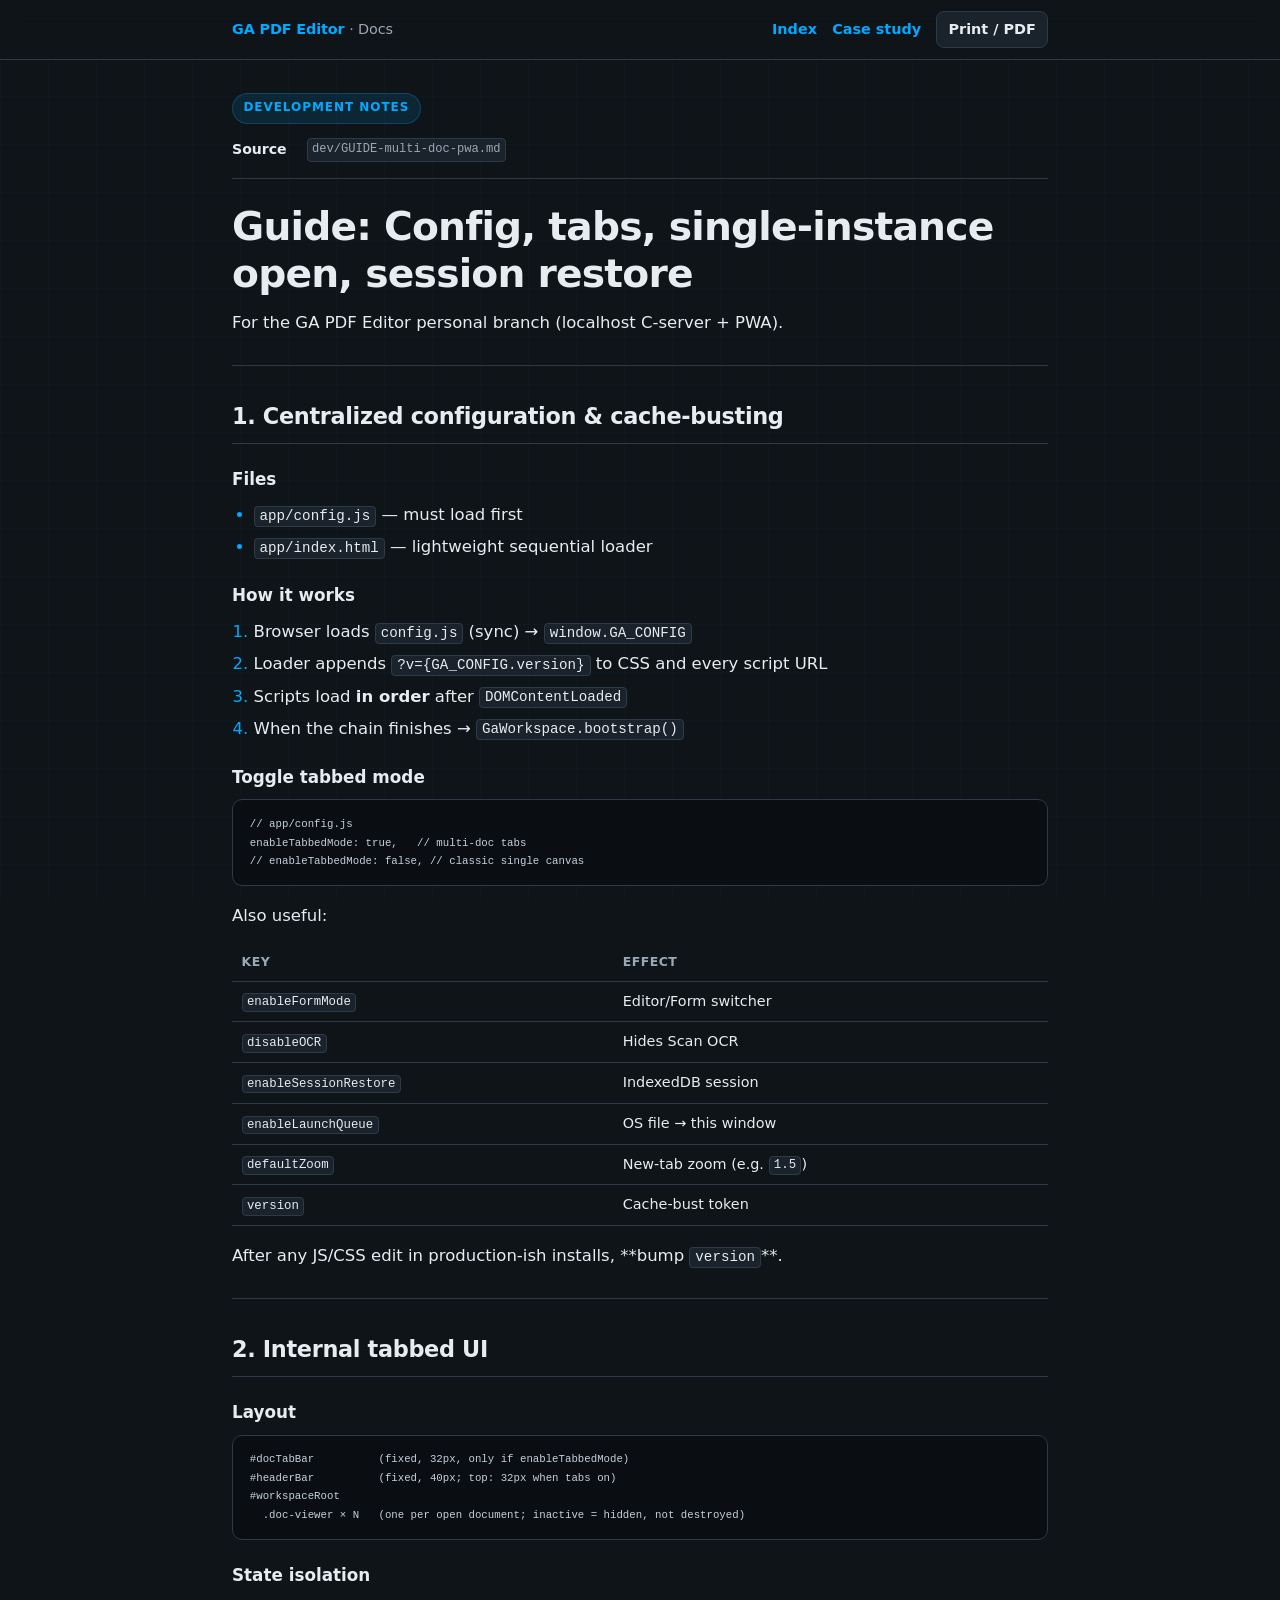
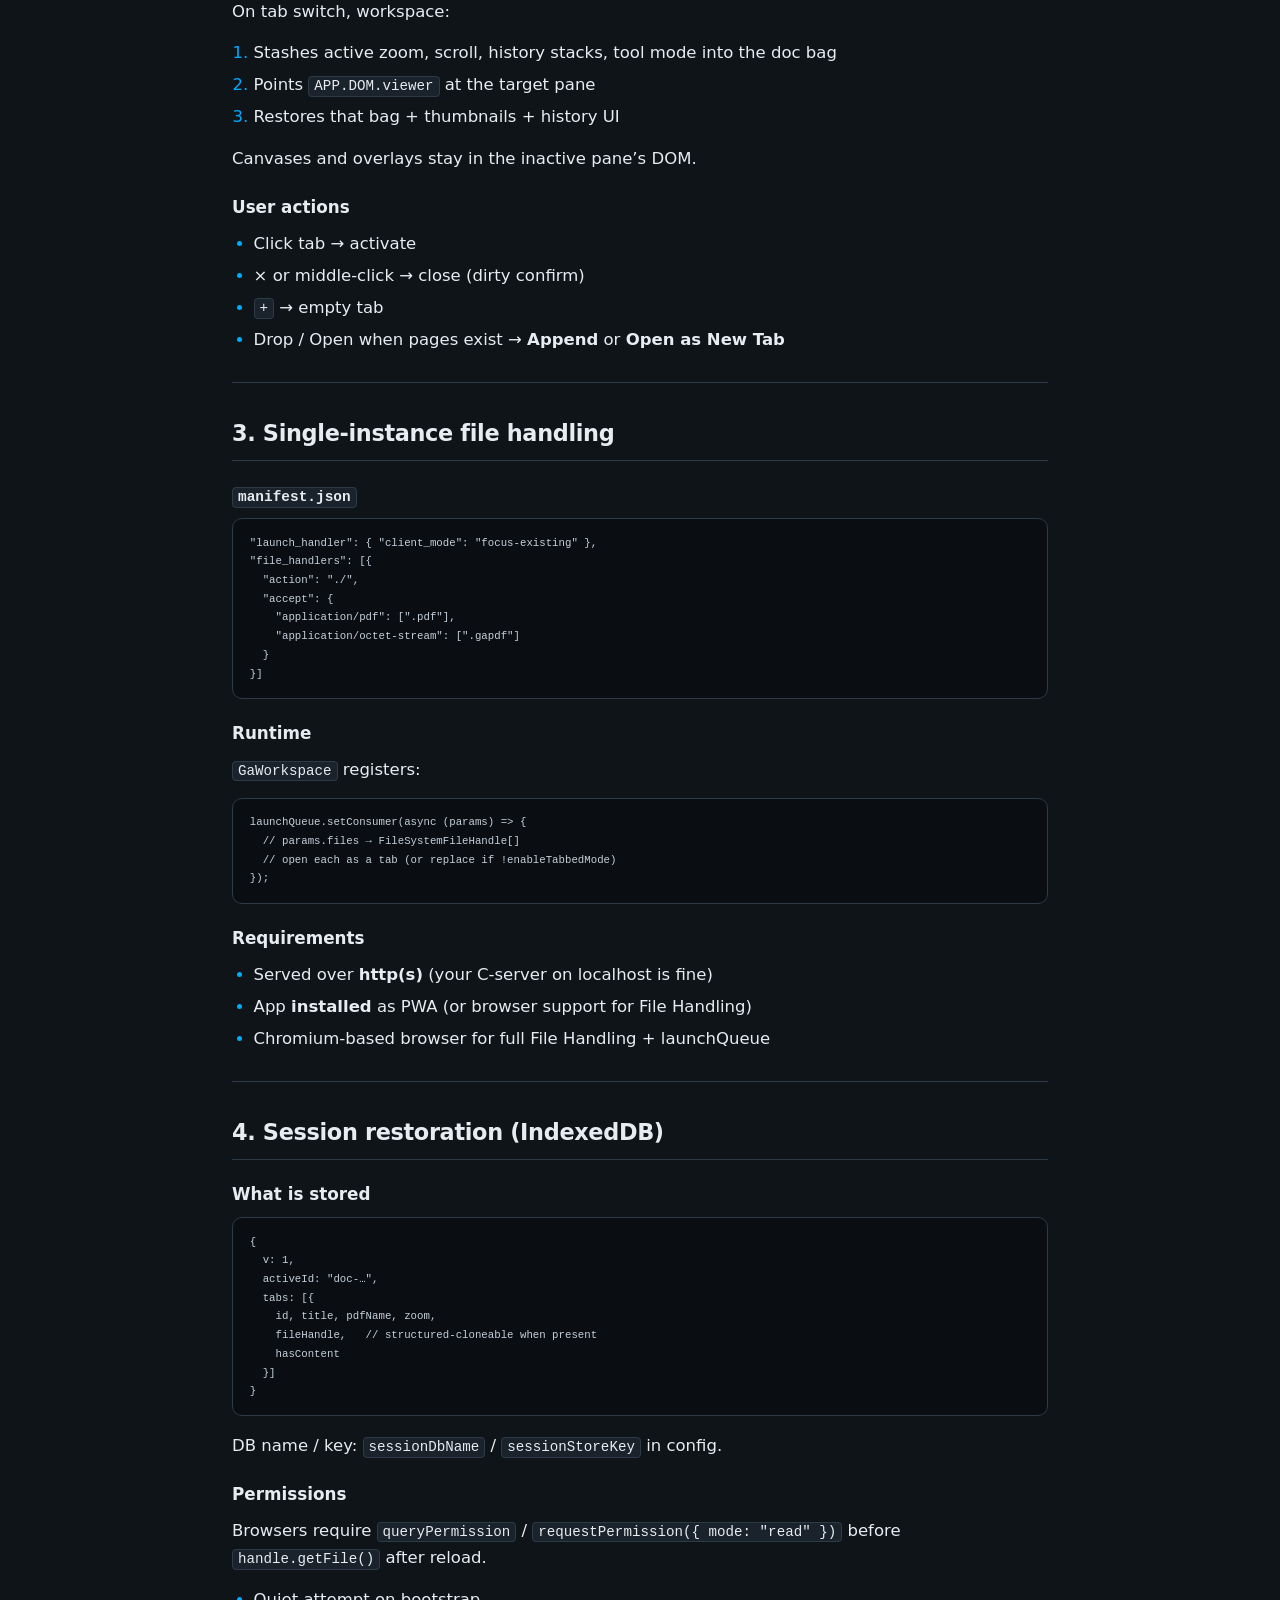
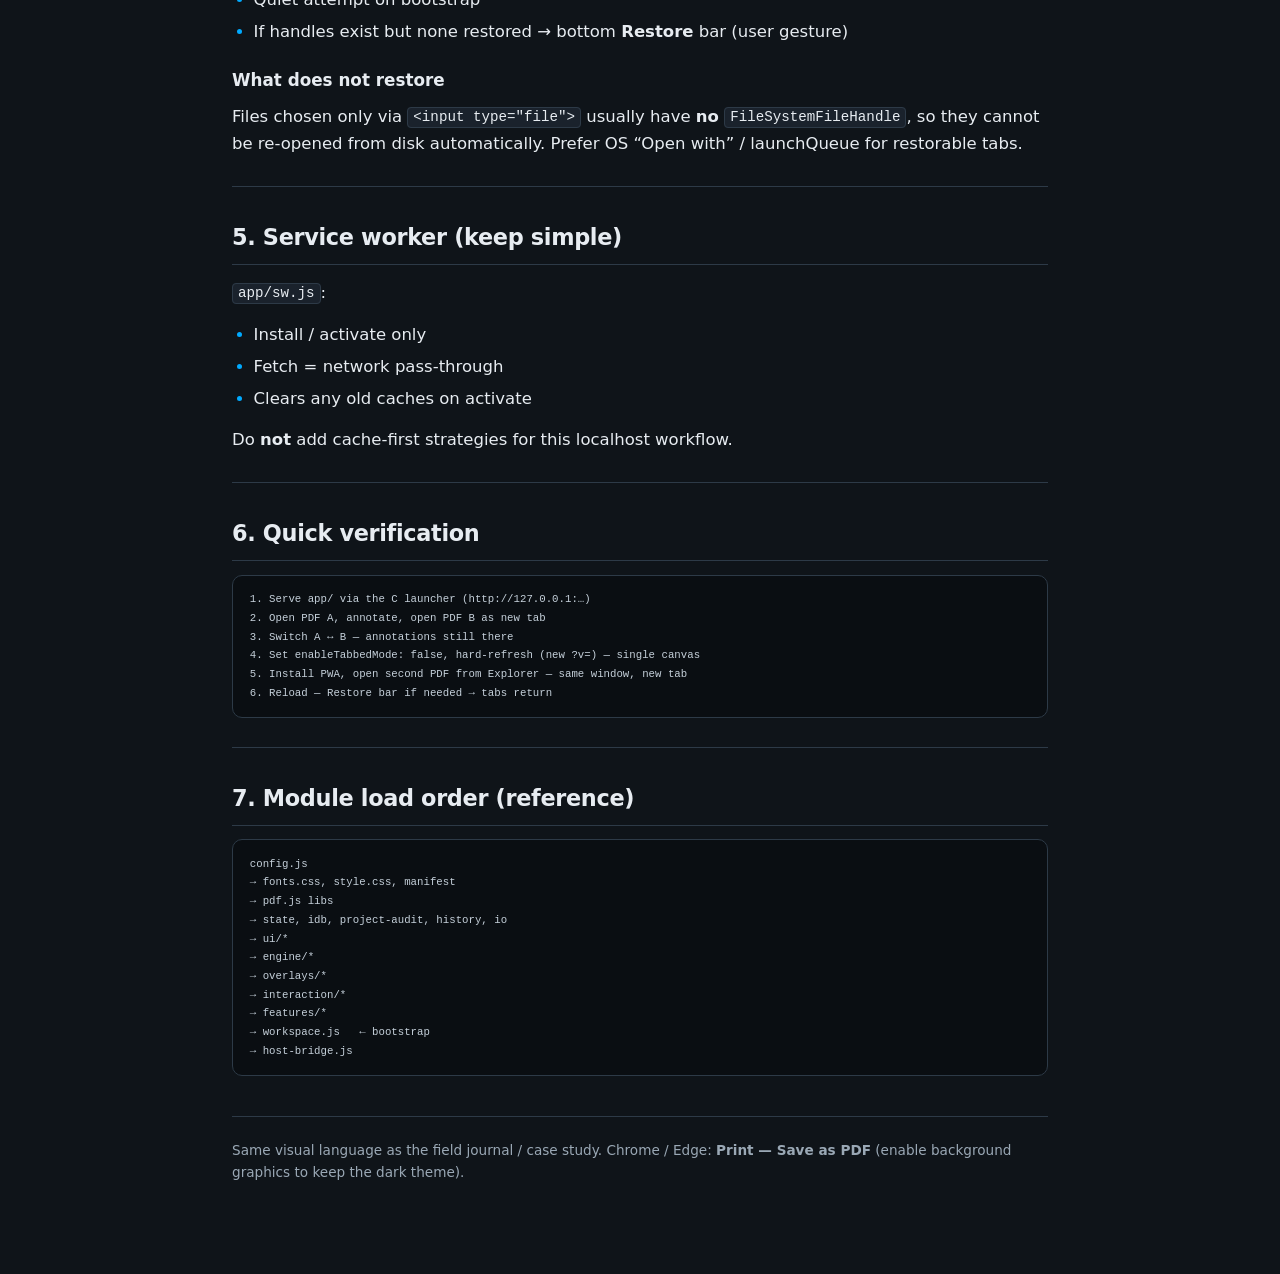
<file: DOCs/dev/GUIDE-multi-doc-pwa.html>
﻿<!DOCTYPE html>
<html lang="en">
<head>
<meta charset="utf-8">
<meta name="viewport" content="width=device-width, initial-scale=1">
<meta http-equiv="Content-Type" content="text/html; charset=utf-8">
<title>Guide: Config, tabs, single-instance open, session restore — GA PDF Editor</title>
<link rel="stylesheet" href="../assets/docs.css">
</head>
<body>
<header class="top">
  <div class="top-inner">
    <a class="brand" href="../index.html">GA PDF Editor <span>· Docs</span></a>
    <nav class="no-print">
      <a href="../index.html">Index</a>
      <a href="../CASE-STUDY.html">Case study</a>
      
      <button type="button" class="btn-print" onclick="window.print()">Print / PDF</button>
    </nav>
  </div>
</header>
<div class="wrap">
  <div class="eyebrow">Development notes</div>
  <p class="doc-meta"><strong>Source</strong> <code>dev/GUIDE-multi-doc-pwa.md</code></p>
  <article>
<h1>Guide: Config, tabs, single-instance open, session restore</h1>
<p>For the GA PDF Editor personal branch (localhost C-server + PWA).</p>
<hr>
<h2>1. Centralized configuration &amp; cache-busting</h2>
<h3>Files</h3>
<ul>
<li><code>app/config.js</code> — must load first  </li>
<li><code>app/index.html</code> — lightweight sequential loader  </li>
</ul>
<h3>How it works</h3>
<ol>
<li>Browser loads <code>config.js</code> (sync) → <code>window.GA_CONFIG</code>  </li>
<li>Loader appends <code>?v={GA_CONFIG.version}</code> to CSS and every script URL  </li>
<li>Scripts load <strong>in order</strong> after <code>DOMContentLoaded</code>  </li>
<li>When the chain finishes → <code>GaWorkspace.bootstrap()</code>  </li>
</ol>
<h3>Toggle tabbed mode</h3>
<pre><code>// app/config.js
enableTabbedMode: true,   // multi-doc tabs
// enableTabbedMode: false, // classic single canvas</code></pre>
<p>Also useful:</p>
<table>
<tr>
<th>Key</th>
<th>Effect</th>
</tr>
<tr>
<td><code>enableFormMode</code></td>
<td>Editor/Form switcher</td>
</tr>
<tr>
<td><code>disableOCR</code></td>
<td>Hides Scan OCR</td>
</tr>
<tr>
<td><code>enableSessionRestore</code></td>
<td>IndexedDB session</td>
</tr>
<tr>
<td><code>enableLaunchQueue</code></td>
<td>OS file → this window</td>
</tr>
<tr>
<td><code>defaultZoom</code></td>
<td>New-tab zoom (e.g. <code>1.5</code>)</td>
</tr>
<tr>
<td><code>version</code></td>
<td>Cache-bust token</td>
</tr>
</table>
<p>After any JS/CSS edit in production-ish installs, **bump <code>version</code>**.</p>
<hr>
<h2>2. Internal tabbed UI</h2>
<h3>Layout</h3>
<pre><code>#docTabBar          (fixed, 32px, only if enableTabbedMode)
#headerBar          (fixed, 40px; top: 32px when tabs on)
#workspaceRoot
  .doc-viewer &#215; N   (one per open document; inactive = hidden, not destroyed)</code></pre>
<h3>State isolation</h3>
<p>On tab switch, workspace:</p>
<ol>
<li>Stashes active zoom, scroll, history stacks, tool mode into the doc bag  </li>
<li>Points <code>APP.DOM.viewer</code> at the target pane  </li>
<li>Restores that bag + thumbnails + history UI  </li>
</ol>
<p>Canvases and overlays stay in the inactive pane’s DOM.</p>
<h3>User actions</h3>
<ul>
<li>Click tab → activate  </li>
<li>&#215; or middle-click → close (dirty confirm)  </li>
<li><code>+</code> → empty tab  </li>
<li>Drop / Open when pages exist → <strong>Append</strong> or <strong>Open as New Tab</strong>  </li>
</ul>
<hr>
<h2>3. Single-instance file handling</h2>
<h3><code>manifest.json</code></h3>
<pre><code>&quot;launch_handler&quot;: { &quot;client_mode&quot;: &quot;focus-existing&quot; },
&quot;file_handlers&quot;: [{
  &quot;action&quot;: &quot;./&quot;,
  &quot;accept&quot;: {
    &quot;application/pdf&quot;: [&quot;.pdf&quot;],
    &quot;application/octet-stream&quot;: [&quot;.gapdf&quot;]
  }
}]</code></pre>
<h3>Runtime</h3>
<p><code>GaWorkspace</code> registers:</p>
<pre><code>launchQueue.setConsumer(async (params) =&gt; {
  // params.files → FileSystemFileHandle[]
  // open each as a tab (or replace if !enableTabbedMode)
});</code></pre>
<h3>Requirements</h3>
<ul>
<li>Served over <strong>http(s)</strong> (your C-server on localhost is fine)  </li>
<li>App <strong>installed</strong> as PWA (or browser support for File Handling)  </li>
<li>Chromium-based browser for full File Handling + launchQueue  </li>
</ul>
<hr>
<h2>4. Session restoration (IndexedDB)</h2>
<h3>What is stored</h3>
<pre><code>{
  v: 1,
  activeId: &quot;doc-…&quot;,
  tabs: [{
    id, title, pdfName, zoom,
    fileHandle,   // structured-cloneable when present
    hasContent
  }]
}</code></pre>
<p>DB name / key: <code>sessionDbName</code> / <code>sessionStoreKey</code> in config.</p>
<h3>Permissions</h3>
<p>Browsers require <code>queryPermission</code> / <code>requestPermission({ mode: &quot;read&quot; })</code> before <code>handle.getFile()</code> after reload.</p>
<ul>
<li>Quiet attempt on bootstrap  </li>
<li>If handles exist but none restored → bottom <strong>Restore</strong> bar (user gesture)  </li>
</ul>
<h3>What does <strong>not</strong> restore</h3>
<p>Files chosen only via <code>&lt;input type=&quot;file&quot;&gt;</code> usually have <strong>no</strong> <code>FileSystemFileHandle</code>, so they cannot be re-opened from disk automatically. Prefer OS “Open with” / launchQueue for restorable tabs.</p>
<hr>
<h2>5. Service worker (keep simple)</h2>
<p><code>app/sw.js</code>:</p>
<ul>
<li>Install / activate only  </li>
<li>Fetch = network pass-through  </li>
<li>Clears any old caches on activate  </li>
</ul>
<p>Do <strong>not</strong> add cache-first strategies for this localhost workflow.</p>
<hr>
<h2>6. Quick verification</h2>
<pre><code>1. Serve app/ via the C launcher (http://127.0.0.1:…)
2. Open PDF A, annotate, open PDF B as new tab
3. Switch A ↔ B — annotations still there
4. Set enableTabbedMode: false, hard-refresh (new ?v=) — single canvas
5. Install PWA, open second PDF from Explorer — same window, new tab
6. Reload — Restore bar if needed → tabs return</code></pre>
<hr>
<h2>7. Module load order (reference)</h2>
<pre><code>config.js
→ fonts.css, style.css, manifest
→ pdf.js libs
→ state, idb, project-audit, history, io
→ ui/*
→ engine/*
→ overlays/*
→ interaction/*
→ features/*
→ workspace.js   ← bootstrap
→ host-bridge.js</code></pre>
  </article>
  <p class="footer-note">Same visual language as the field journal / case study. Chrome / Edge: <strong>Print — Save as PDF</strong> (enable background graphics to keep the dark theme).</p>
</div>
</body>
</html>
</file>
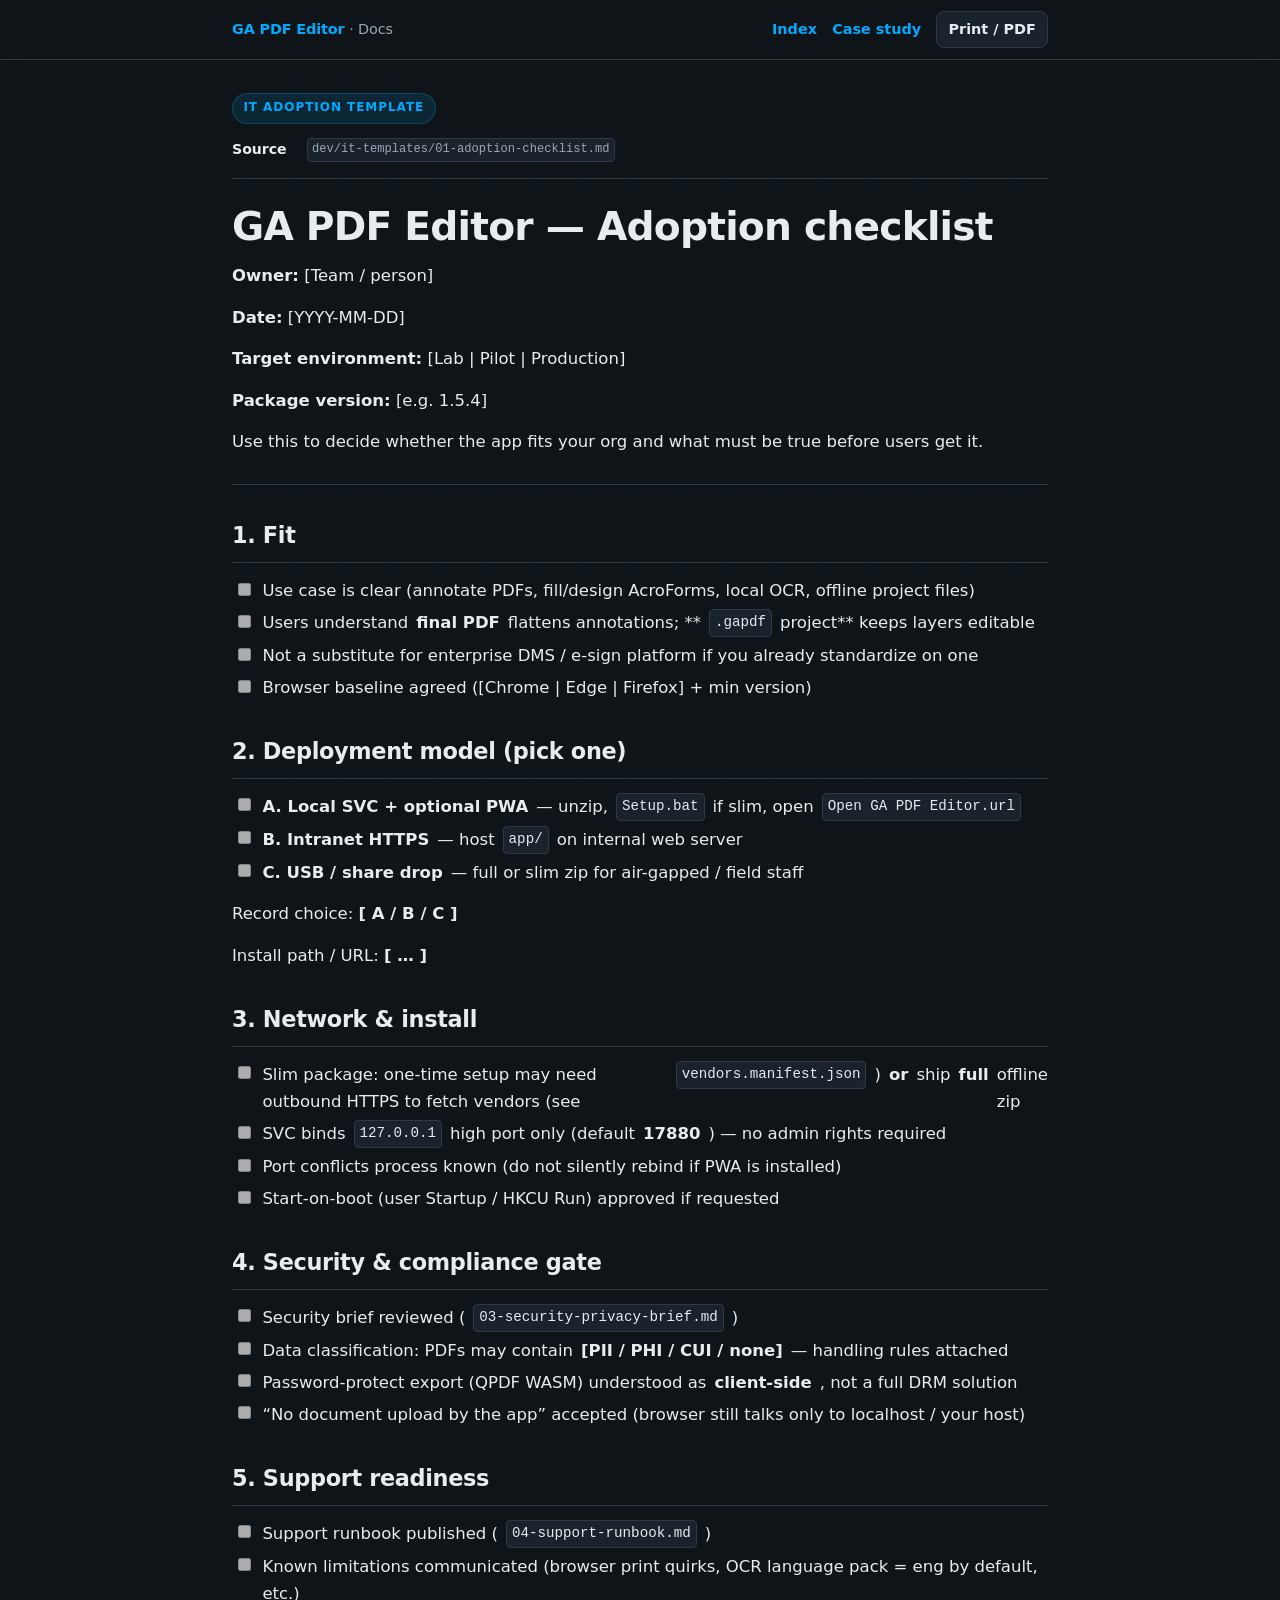
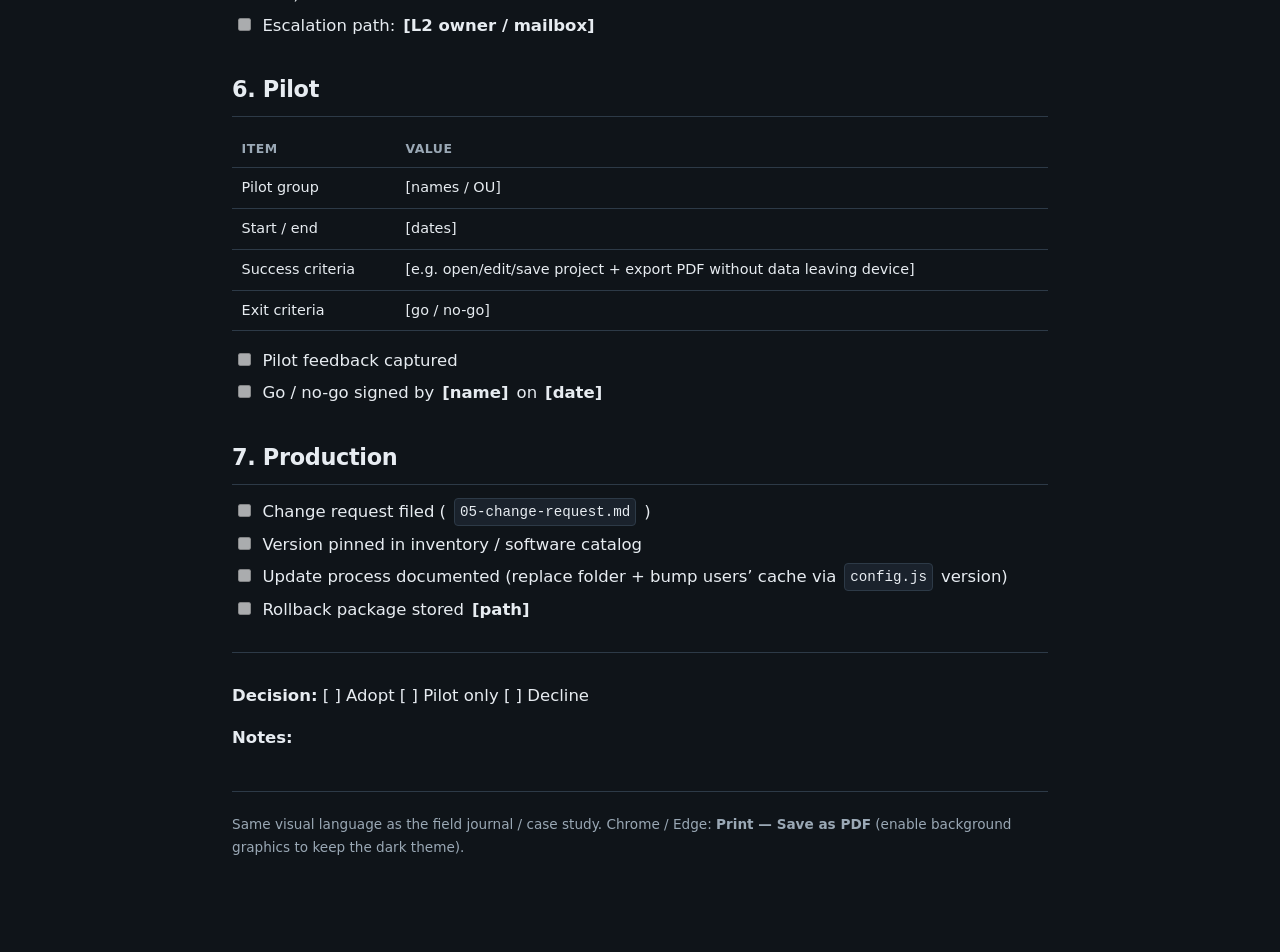
<file: DOCs/it-templates/01-adoption-checklist.html>
﻿<!DOCTYPE html>
<html lang="en">
<head>
<meta charset="utf-8">
<meta name="viewport" content="width=device-width, initial-scale=1">
<meta http-equiv="Content-Type" content="text/html; charset=utf-8">
<title>GA PDF Editor — Adoption checklist — GA PDF Editor</title>
<link rel="stylesheet" href="../assets/docs.css">
</head>
<body>
<header class="top">
  <div class="top-inner">
    <a class="brand" href="../index.html">GA PDF Editor <span>· Docs</span></a>
    <nav class="no-print">
      <a href="../index.html">Index</a>
      <a href="../CASE-STUDY.html">Case study</a>
      
      <button type="button" class="btn-print" onclick="window.print()">Print / PDF</button>
    </nav>
  </div>
</header>
<div class="wrap">
  <div class="eyebrow">IT adoption template</div>
  <p class="doc-meta"><strong>Source</strong> <code>dev/it-templates/01-adoption-checklist.md</code></p>
  <article>
<h1>GA PDF Editor — Adoption checklist</h1>
<p><strong>Owner:</strong> [Team / person]  </p>
<p><strong>Date:</strong> [YYYY-MM-DD]  </p>
<p><strong>Target environment:</strong> [Lab | Pilot | Production]  </p>
<p><strong>Package version:</strong> [e.g. 1.5.4]</p>
<p>Use this to decide whether the app fits your org and what must be true before users get it.</p>
<hr>
<h2>1. Fit</h2>
<ul class="task-list">
<li class="task"><input type="checkbox" disabled> Use case is clear (annotate PDFs, fill/design AcroForms, local OCR, offline project files)</li>
<li class="task"><input type="checkbox" disabled> Users understand <strong>final PDF</strong> flattens annotations; **<code>.gapdf</code> project** keeps layers editable</li>
<li class="task"><input type="checkbox" disabled> Not a substitute for enterprise DMS / e-sign platform if you already standardize on one</li>
<li class="task"><input type="checkbox" disabled> Browser baseline agreed ([Chrome | Edge | Firefox] + min version)</li>
</ul>
<h2>2. Deployment model (pick one)</h2>
<ul class="task-list">
<li class="task"><input type="checkbox" disabled> <strong>A. Local SVC + optional PWA</strong> — unzip, <code>Setup.bat</code> if slim, open <code>Open GA PDF Editor.url</code></li>
<li class="task"><input type="checkbox" disabled> <strong>B. Intranet HTTPS</strong> — host <code>app/</code> on internal web server</li>
<li class="task"><input type="checkbox" disabled> <strong>C. USB / share drop</strong> — full or slim zip for air-gapped / field staff</li>
</ul>
<p>Record choice: <strong>[ A / B / C ]</strong>  </p>
<p>Install path / URL: <strong>[ … ]</strong></p>
<h2>3. Network &amp; install</h2>
<ul class="task-list">
<li class="task"><input type="checkbox" disabled> Slim package: one-time setup may need outbound HTTPS to fetch vendors (see <code>vendors.manifest.json</code>) <strong>or</strong> ship <strong>full</strong> offline zip</li>
<li class="task"><input type="checkbox" disabled> SVC binds <code>127.0.0.1</code> high port only (default <strong>17880</strong>) — no admin rights required</li>
<li class="task"><input type="checkbox" disabled> Port conflicts process known (do not silently rebind if PWA is installed)</li>
<li class="task"><input type="checkbox" disabled> Start-on-boot (user Startup / HKCU Run) approved if requested</li>
</ul>
<h2>4. Security &amp; compliance gate</h2>
<ul class="task-list">
<li class="task"><input type="checkbox" disabled> Security brief reviewed (<code>03-security-privacy-brief.md</code>)</li>
<li class="task"><input type="checkbox" disabled> Data classification: PDFs may contain <strong>[PII / PHI / CUI / none]</strong> — handling rules attached</li>
<li class="task"><input type="checkbox" disabled> Password-protect export (QPDF WASM) understood as <strong>client-side</strong>, not a full DRM solution</li>
<li class="task"><input type="checkbox" disabled> “No document upload by the app” accepted (browser still talks only to localhost / your host)</li>
</ul>
<h2>5. Support readiness</h2>
<ul class="task-list">
<li class="task"><input type="checkbox" disabled> Support runbook published (<code>04-support-runbook.md</code>)</li>
<li class="task"><input type="checkbox" disabled> Known limitations communicated (browser print quirks, OCR language pack = eng by default, etc.)</li>
<li class="task"><input type="checkbox" disabled> Escalation path: <strong>[L2 owner / mailbox]</strong></li>
</ul>
<h2>6. Pilot</h2>
<table>
<tr>
<th>Item</th>
<th>Value</th>
</tr>
<tr>
<td>Pilot group</td>
<td>[names / OU]</td>
</tr>
<tr>
<td>Start / end</td>
<td>[dates]</td>
</tr>
<tr>
<td>Success criteria</td>
<td>[e.g. open/edit/save project + export PDF without data leaving device]</td>
</tr>
<tr>
<td>Exit criteria</td>
<td>[go / no-go]</td>
</tr>
</table>
<ul class="task-list">
<li class="task"><input type="checkbox" disabled> Pilot feedback captured</li>
<li class="task"><input type="checkbox" disabled> Go / no-go signed by <strong>[name]</strong> on <strong>[date]</strong></li>
</ul>
<h2>7. Production</h2>
<ul class="task-list">
<li class="task"><input type="checkbox" disabled> Change request filed (<code>05-change-request.md</code>)</li>
<li class="task"><input type="checkbox" disabled> Version pinned in inventory / software catalog</li>
<li class="task"><input type="checkbox" disabled> Update process documented (replace folder + bump users’ cache via <code>config.js</code> version)</li>
<li class="task"><input type="checkbox" disabled> Rollback package stored <strong>[path]</strong></li>
</ul>
<hr>
<p><strong>Decision:</strong> [ ] Adopt  [ ] Pilot only  [ ] Decline  </p>
<p><strong>Notes:</strong></p>
  </article>
  <p class="footer-note">Same visual language as the field journal / case study. Chrome / Edge: <strong>Print — Save as PDF</strong> (enable background graphics to keep the dark theme).</p>
</div>
</body>
</html>
</file>
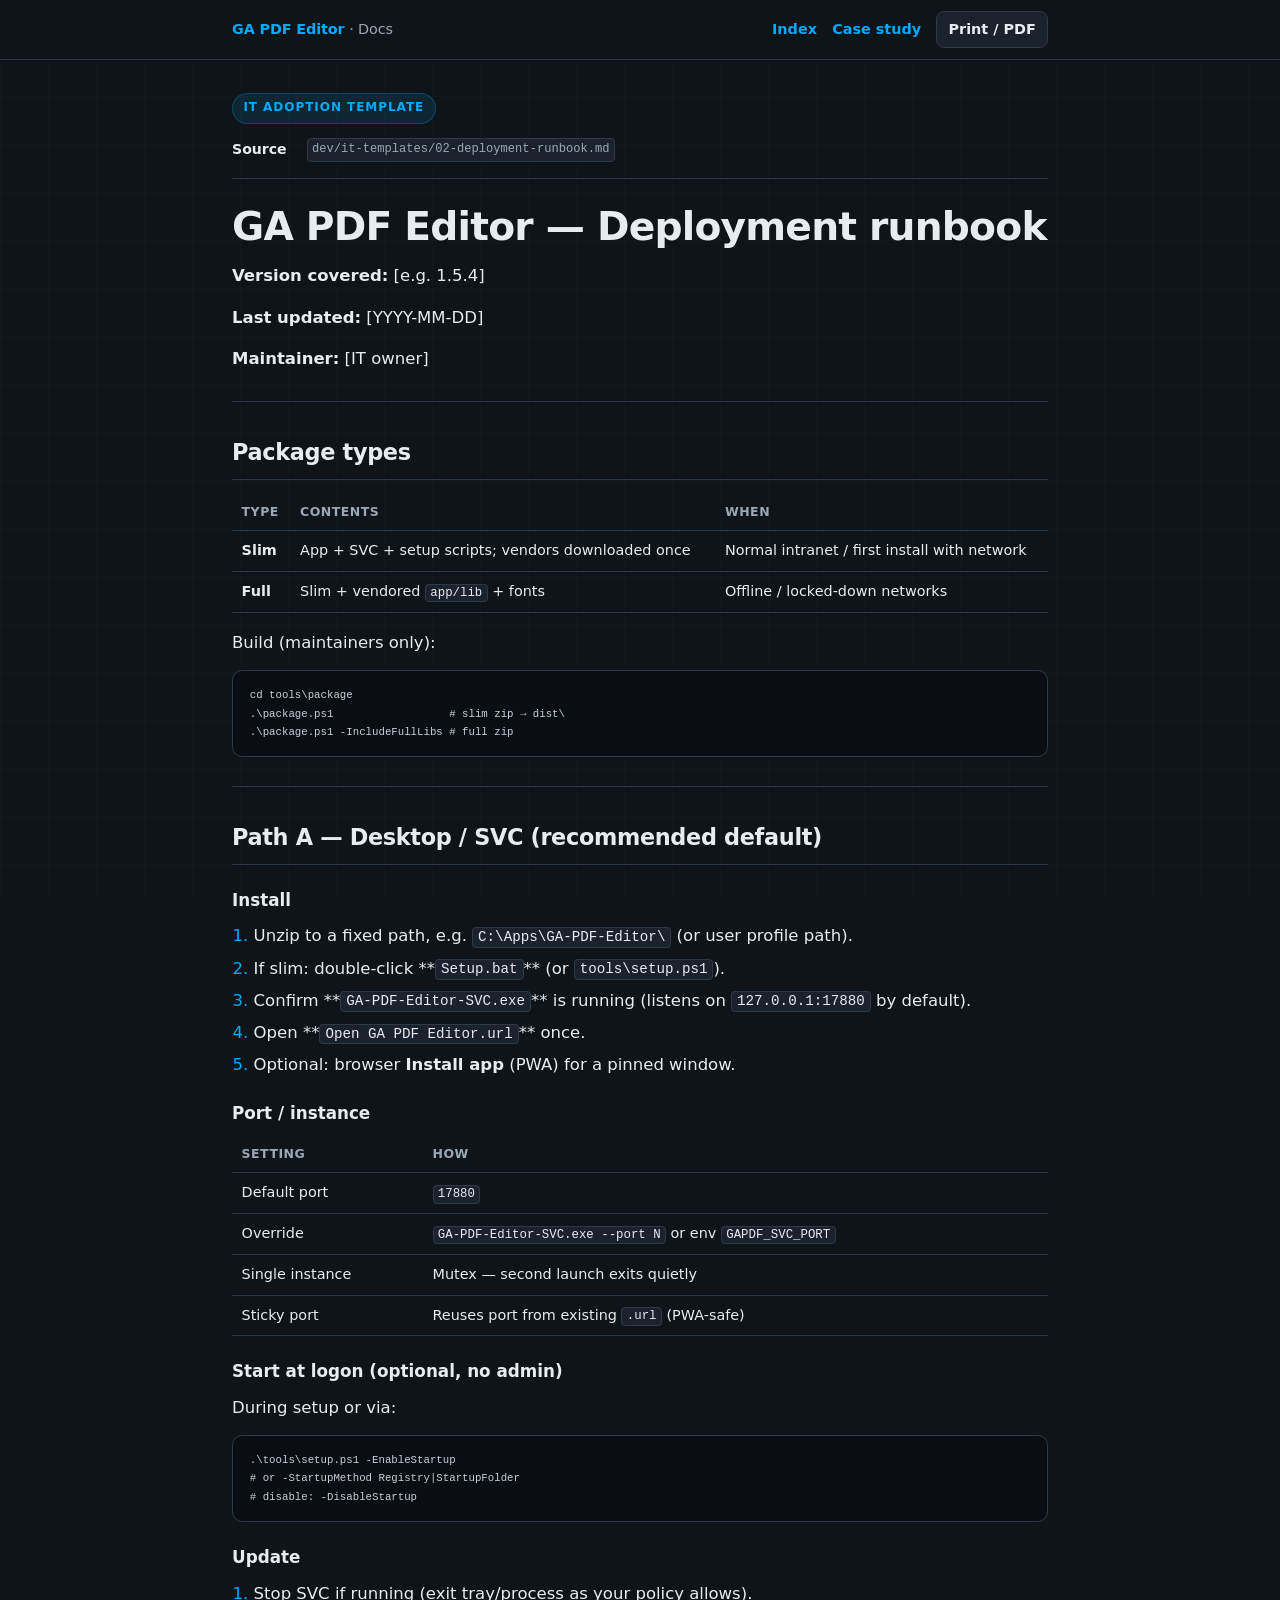
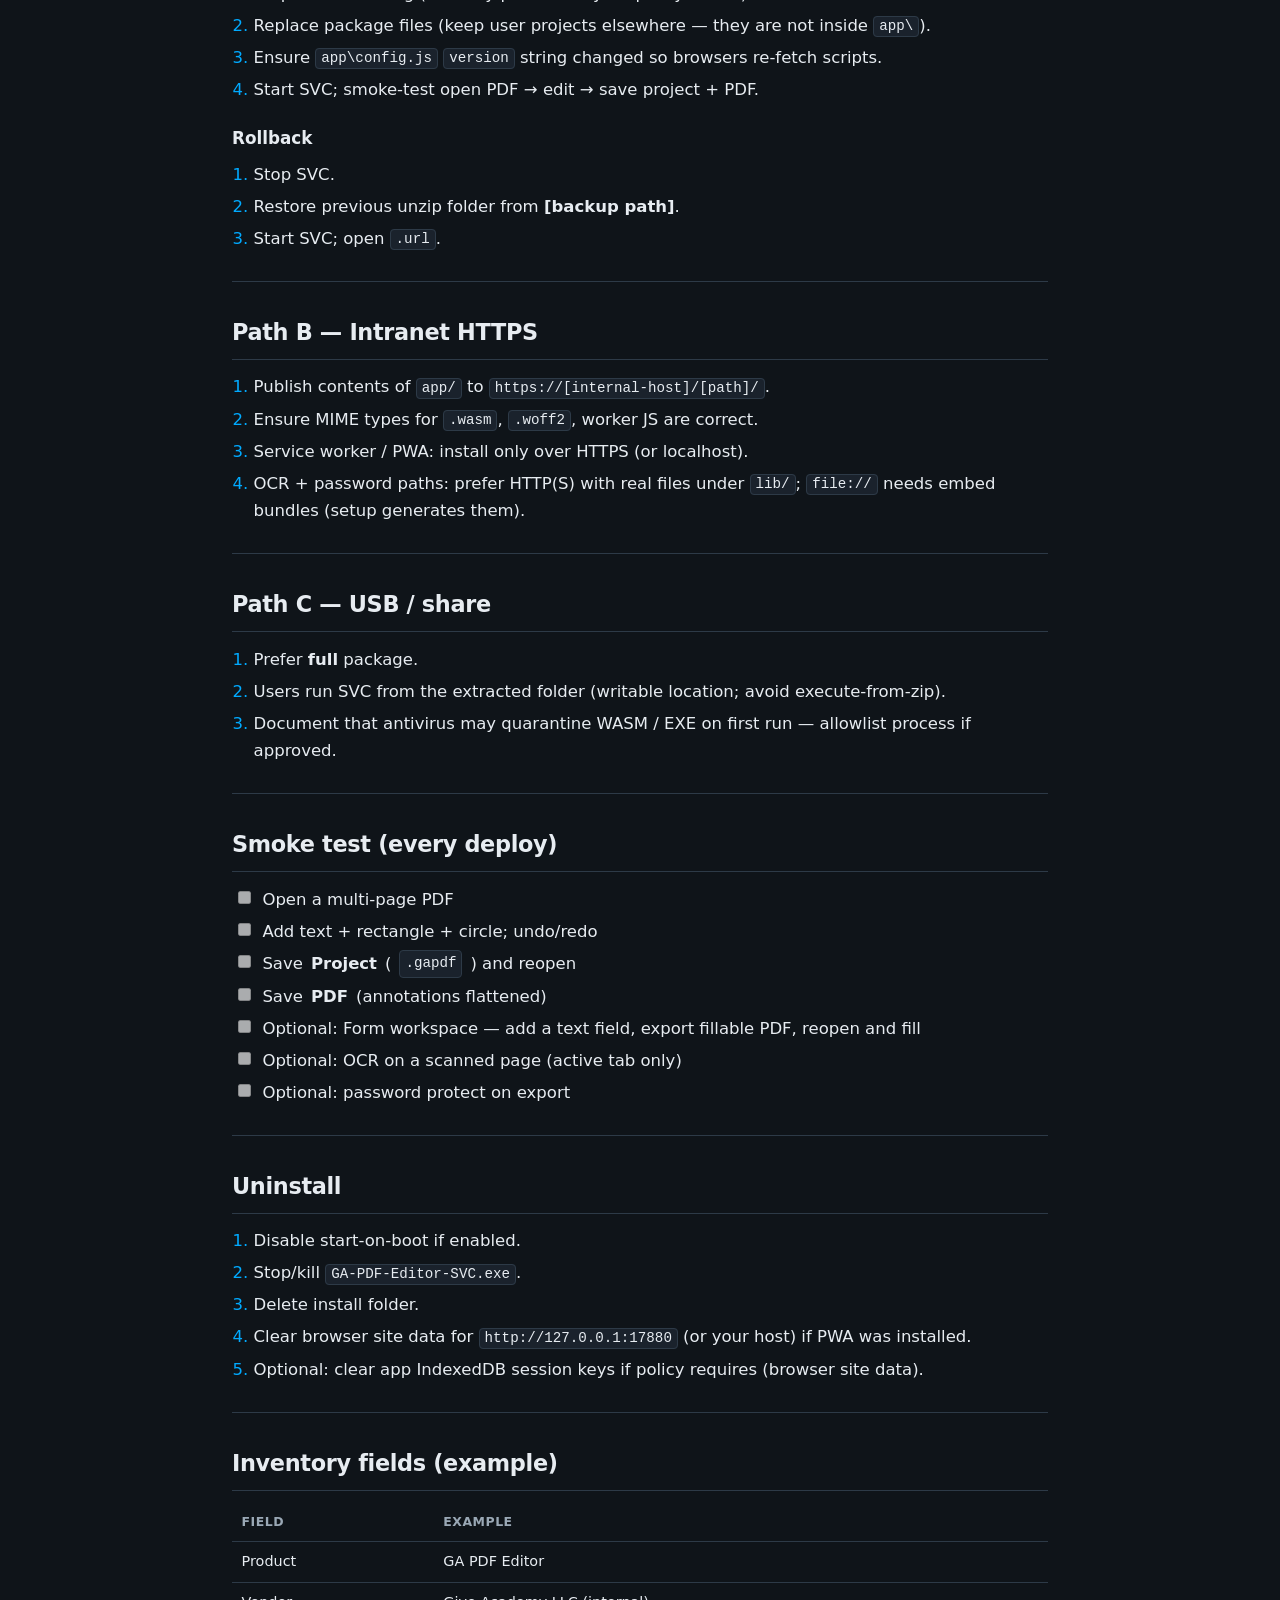
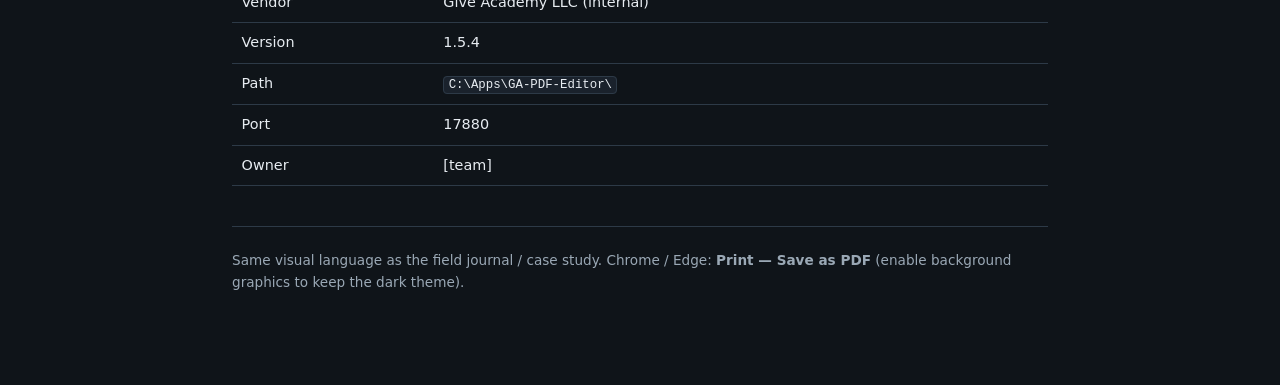
<file: DOCs/it-templates/02-deployment-runbook.html>
﻿<!DOCTYPE html>
<html lang="en">
<head>
<meta charset="utf-8">
<meta name="viewport" content="width=device-width, initial-scale=1">
<meta http-equiv="Content-Type" content="text/html; charset=utf-8">
<title>GA PDF Editor — Deployment runbook — GA PDF Editor</title>
<link rel="stylesheet" href="../assets/docs.css">
</head>
<body>
<header class="top">
  <div class="top-inner">
    <a class="brand" href="../index.html">GA PDF Editor <span>· Docs</span></a>
    <nav class="no-print">
      <a href="../index.html">Index</a>
      <a href="../CASE-STUDY.html">Case study</a>
      
      <button type="button" class="btn-print" onclick="window.print()">Print / PDF</button>
    </nav>
  </div>
</header>
<div class="wrap">
  <div class="eyebrow">IT adoption template</div>
  <p class="doc-meta"><strong>Source</strong> <code>dev/it-templates/02-deployment-runbook.md</code></p>
  <article>
<h1>GA PDF Editor — Deployment runbook</h1>
<p><strong>Version covered:</strong> [e.g. 1.5.4]  </p>
<p><strong>Last updated:</strong> [YYYY-MM-DD]  </p>
<p><strong>Maintainer:</strong> [IT owner]</p>
<hr>
<h2>Package types</h2>
<table>
<tr>
<th>Type</th>
<th>Contents</th>
<th>When</th>
</tr>
<tr>
<td><strong>Slim</strong></td>
<td>App + SVC + setup scripts; vendors downloaded once</td>
<td>Normal intranet / first install with network</td>
</tr>
<tr>
<td><strong>Full</strong></td>
<td>Slim + vendored <code>app/lib</code> + fonts</td>
<td>Offline / locked-down networks</td>
</tr>
</table>
<p>Build (maintainers only):</p>
<pre><code>cd tools\package
.\package.ps1                  # slim zip → dist\
.\package.ps1 -IncludeFullLibs # full zip</code></pre>
<hr>
<h2>Path A — Desktop / SVC (recommended default)</h2>
<h3>Install</h3>
<ol>
<li>Unzip to a fixed path, e.g. <code>C:\Apps\GA-PDF-Editor\</code> (or user profile path).</li>
<li>If slim: double-click **<code>Setup.bat</code>** (or <code>tools\setup.ps1</code>).</li>
<li>Confirm **<code>GA-PDF-Editor-SVC.exe</code>** is running (listens on <code>127.0.0.1:17880</code> by default).</li>
<li>Open **<code>Open GA PDF Editor.url</code>** once.</li>
<li>Optional: browser <strong>Install app</strong> (PWA) for a pinned window.</li>
</ol>
<h3>Port / instance</h3>
<table>
<tr>
<th>Setting</th>
<th>How</th>
</tr>
<tr>
<td>Default port</td>
<td><code>17880</code></td>
</tr>
<tr>
<td>Override</td>
<td><code>GA-PDF-Editor-SVC.exe --port N</code> or env <code>GAPDF_SVC_PORT</code></td>
</tr>
<tr>
<td>Single instance</td>
<td>Mutex — second launch exits quietly</td>
</tr>
<tr>
<td>Sticky port</td>
<td>Reuses port from existing <code>.url</code> (PWA-safe)</td>
</tr>
</table>
<h3>Start at logon (optional, no admin)</h3>
<p>During setup or via:</p>
<pre><code>.\tools\setup.ps1 -EnableStartup
# or -StartupMethod Registry|StartupFolder
# disable: -DisableStartup</code></pre>
<h3>Update</h3>
<ol>
<li>Stop SVC if running (exit tray/process as your policy allows).</li>
<li>Replace package files (keep user projects elsewhere — they are not inside <code>app\</code>).</li>
<li>Ensure <code>app\config.js</code> <code>version</code> string changed so browsers re-fetch scripts.</li>
<li>Start SVC; smoke-test open PDF → edit → save project + PDF.</li>
</ol>
<h3>Rollback</h3>
<ol>
<li>Stop SVC.</li>
<li>Restore previous unzip folder from <strong>[backup path]</strong>.</li>
<li>Start SVC; open <code>.url</code>.</li>
</ol>
<hr>
<h2>Path B — Intranet HTTPS</h2>
<ol>
<li>Publish contents of <code>app/</code> to <code>https://[internal-host]/[path]/</code>.</li>
<li>Ensure MIME types for <code>.wasm</code>, <code>.woff2</code>, worker JS are correct.</li>
<li>Service worker / PWA: install only over HTTPS (or localhost).</li>
<li>OCR + password paths: prefer HTTP(S) with real files under <code>lib/</code>; <code>file://</code> needs embed bundles (setup generates them).</li>
</ol>
<hr>
<h2>Path C — USB / share</h2>
<ol>
<li>Prefer <strong>full</strong> package.</li>
<li>Users run SVC from the extracted folder (writable location; avoid execute-from-zip).</li>
<li>Document that antivirus may quarantine WASM / EXE on first run — allowlist process if approved.</li>
</ol>
<hr>
<h2>Smoke test (every deploy)</h2>
<ul class="task-list">
<li class="task"><input type="checkbox" disabled> Open a multi-page PDF</li>
<li class="task"><input type="checkbox" disabled> Add text + rectangle + circle; undo/redo</li>
<li class="task"><input type="checkbox" disabled> Save <strong>Project</strong> (<code>.gapdf</code>) and reopen</li>
<li class="task"><input type="checkbox" disabled> Save <strong>PDF</strong> (annotations flattened)</li>
<li class="task"><input type="checkbox" disabled> Optional: Form workspace — add a text field, export fillable PDF, reopen and fill</li>
<li class="task"><input type="checkbox" disabled> Optional: OCR on a scanned page (active tab only)</li>
<li class="task"><input type="checkbox" disabled> Optional: password protect on export</li>
</ul>
<hr>
<h2>Uninstall</h2>
<ol>
<li>Disable start-on-boot if enabled.</li>
<li>Stop/kill <code>GA-PDF-Editor-SVC.exe</code>.</li>
<li>Delete install folder.</li>
<li>Clear browser site data for <code>http://127.0.0.1:17880</code> (or your host) if PWA was installed.</li>
<li>Optional: clear app IndexedDB session keys if policy requires (browser site data).</li>
</ol>
<hr>
<h2>Inventory fields (example)</h2>
<table>
<tr>
<th>Field</th>
<th>Example</th>
</tr>
<tr>
<td>Product</td>
<td>GA PDF Editor</td>
</tr>
<tr>
<td>Vendor</td>
<td>Give Academy LLC (internal)</td>
</tr>
<tr>
<td>Version</td>
<td>1.5.4</td>
</tr>
<tr>
<td>Path</td>
<td><code>C:\Apps\GA-PDF-Editor\</code></td>
</tr>
<tr>
<td>Port</td>
<td>17880</td>
</tr>
<tr>
<td>Owner</td>
<td>[team]</td>
</tr>
</table>
  </article>
  <p class="footer-note">Same visual language as the field journal / case study. Chrome / Edge: <strong>Print — Save as PDF</strong> (enable background graphics to keep the dark theme).</p>
</div>
</body>
</html>
</file>
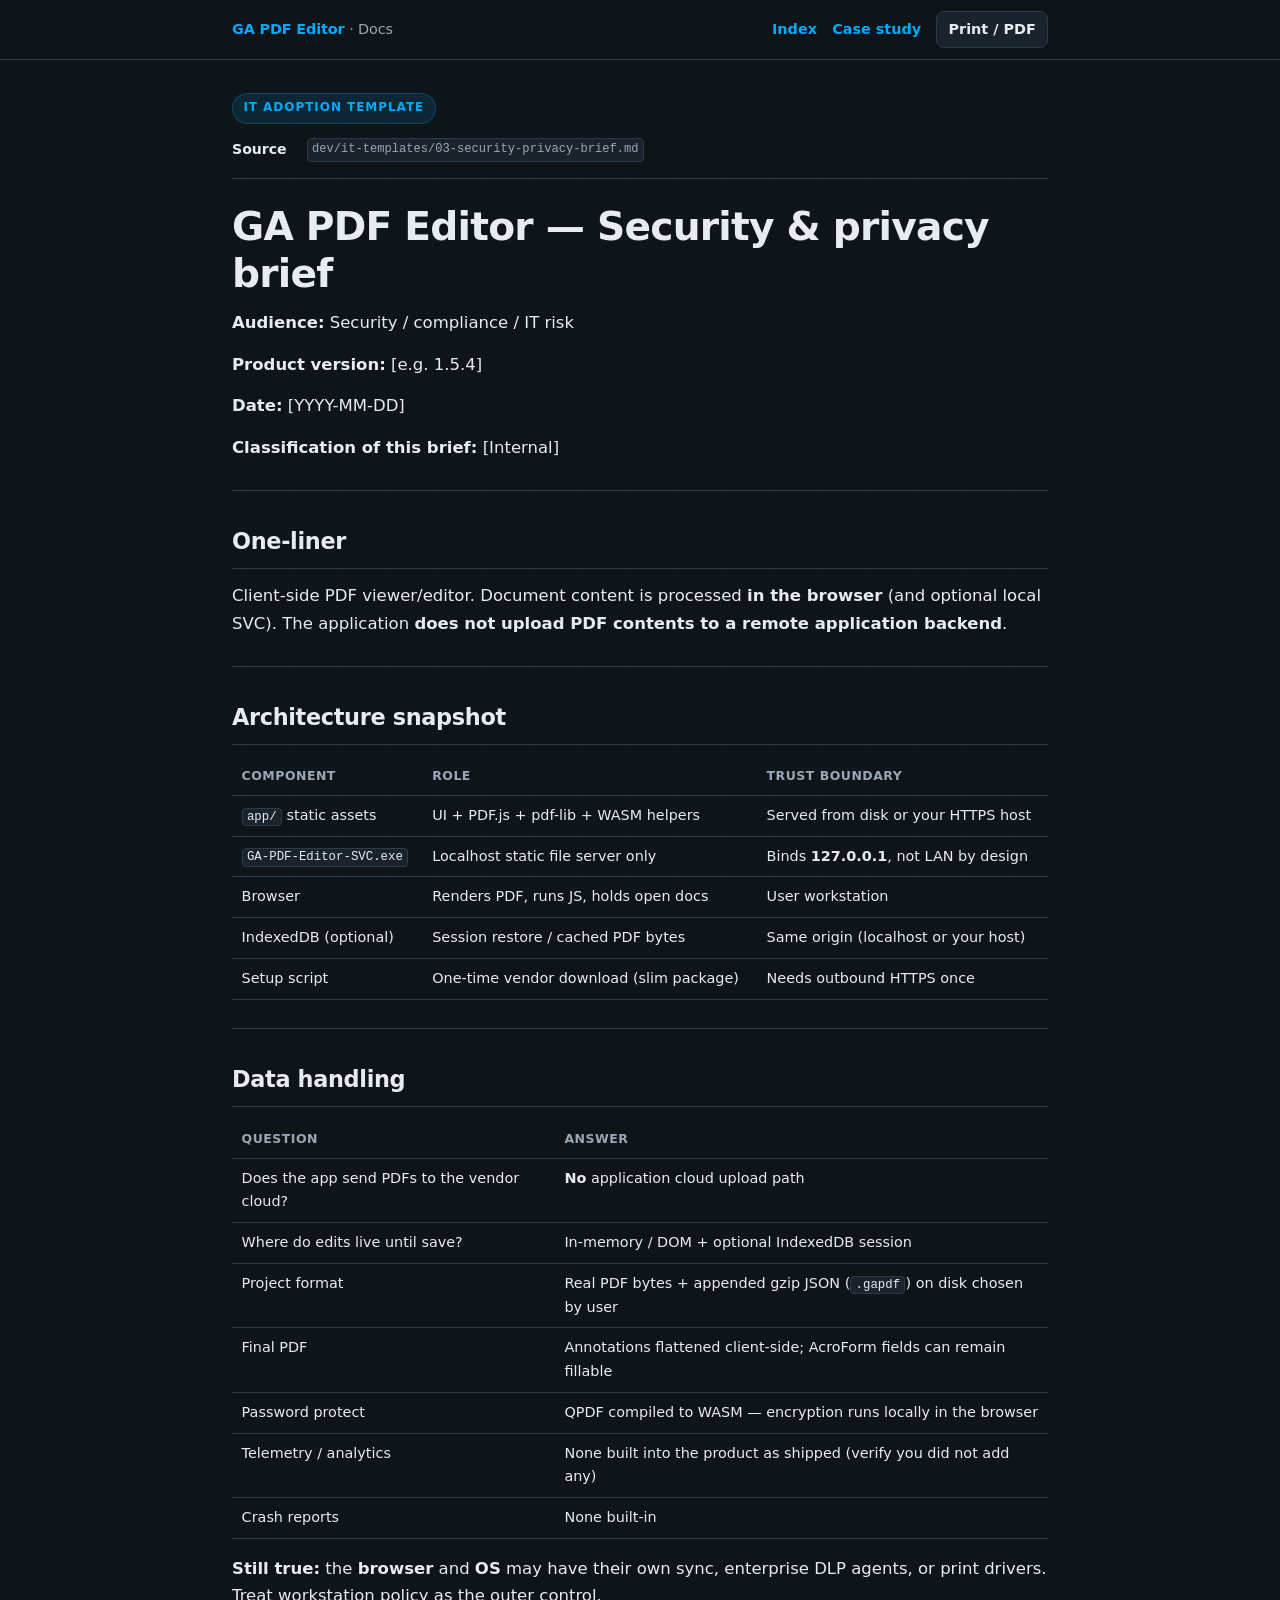
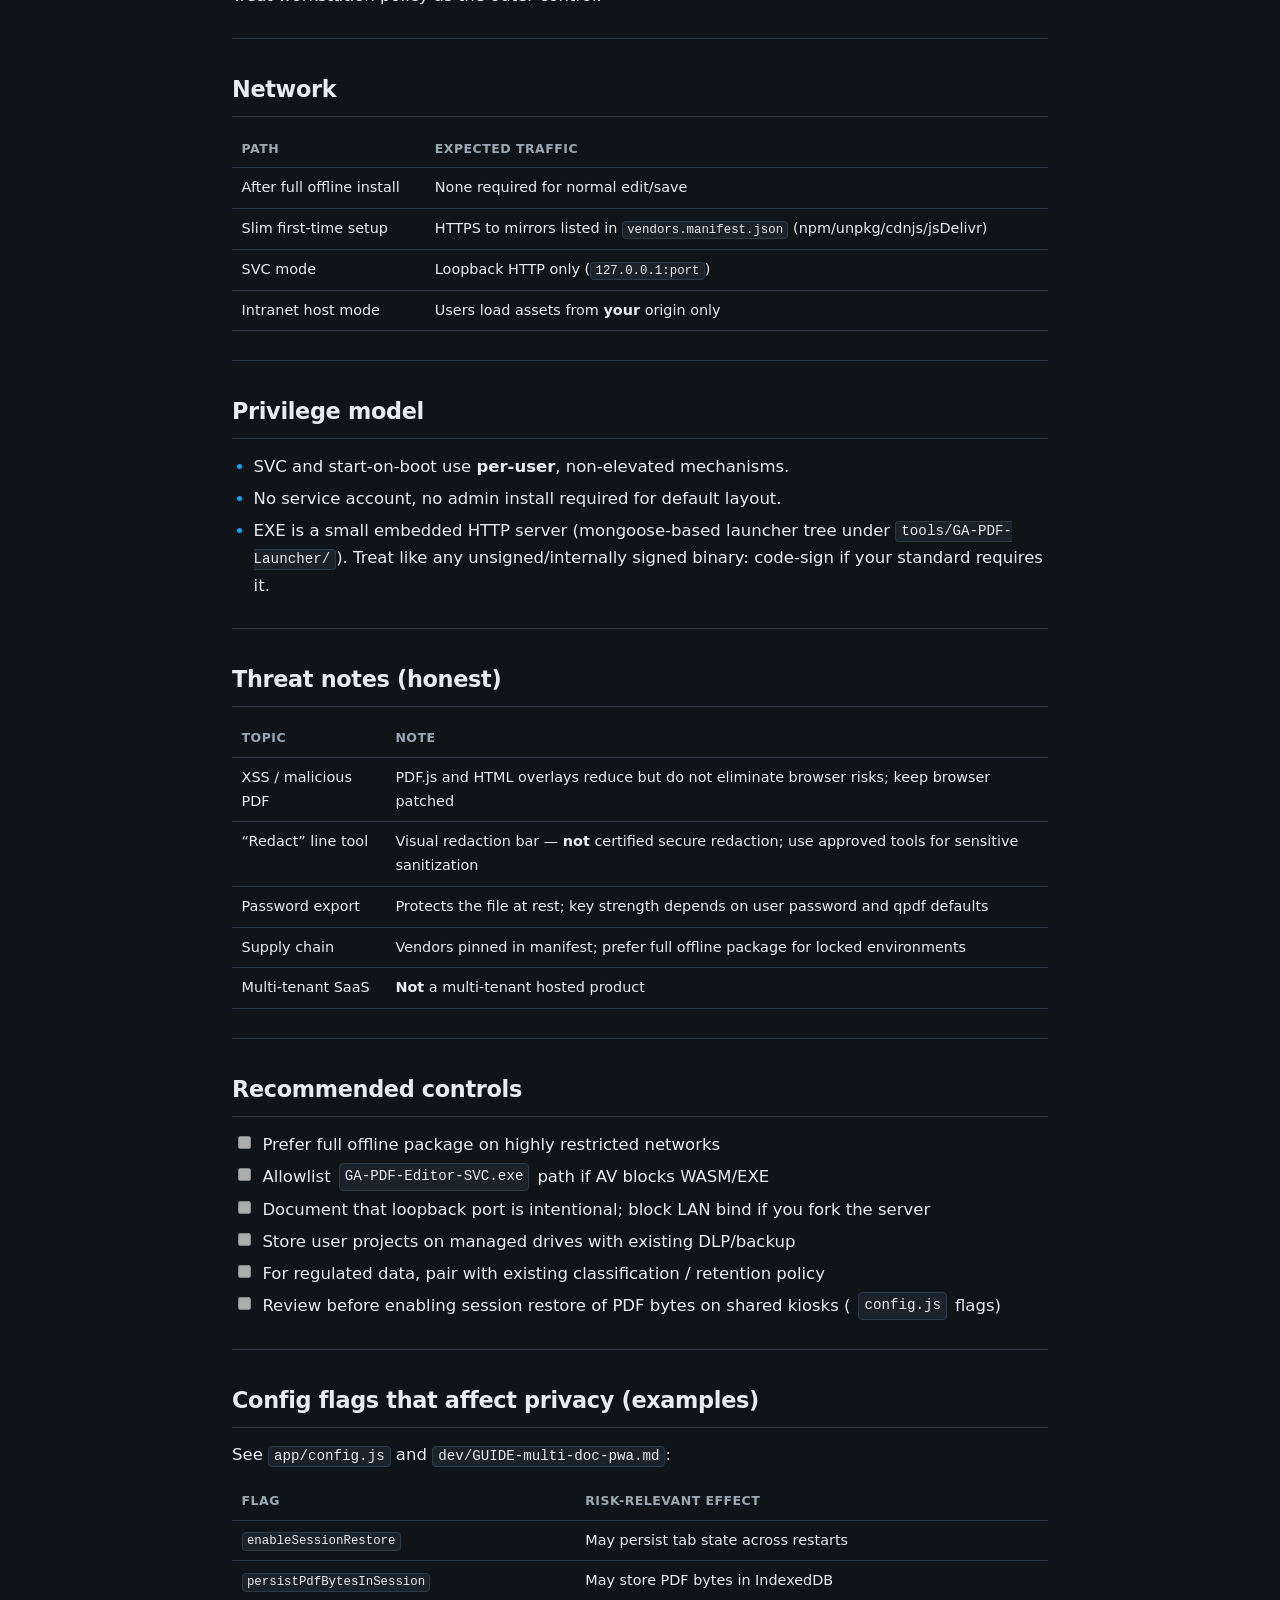
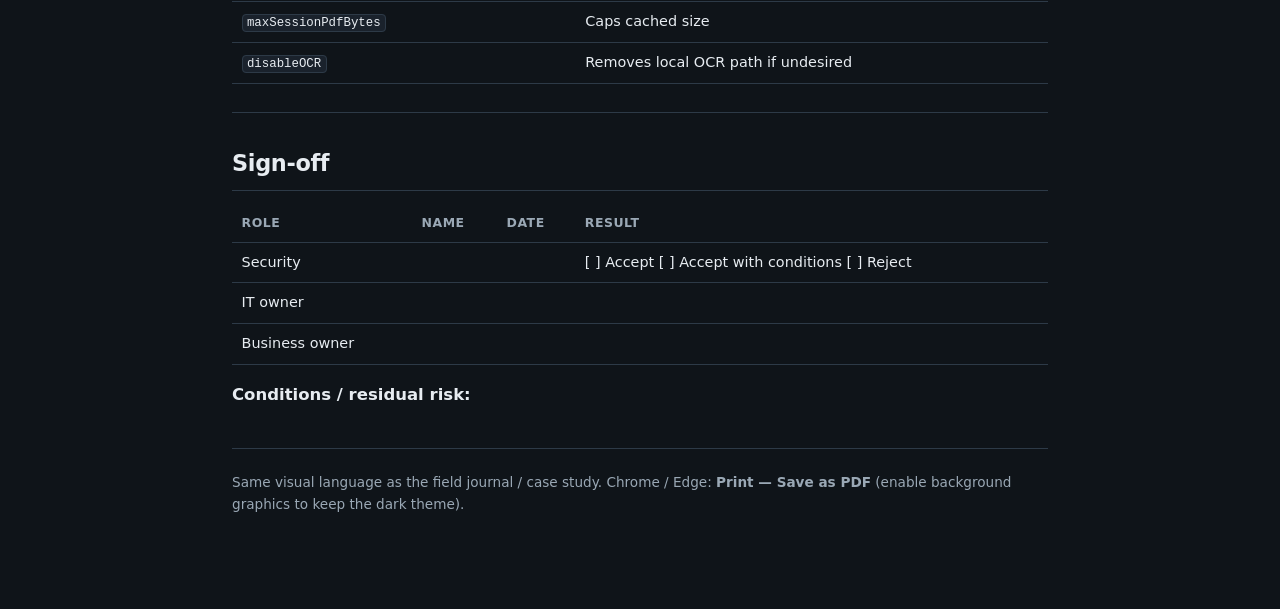
<file: DOCs/it-templates/03-security-privacy-brief.html>
﻿<!DOCTYPE html>
<html lang="en">
<head>
<meta charset="utf-8">
<meta name="viewport" content="width=device-width, initial-scale=1">
<meta http-equiv="Content-Type" content="text/html; charset=utf-8">
<title>GA PDF Editor — Security &amp; privacy brief — GA PDF Editor</title>
<link rel="stylesheet" href="../assets/docs.css">
</head>
<body>
<header class="top">
  <div class="top-inner">
    <a class="brand" href="../index.html">GA PDF Editor <span>· Docs</span></a>
    <nav class="no-print">
      <a href="../index.html">Index</a>
      <a href="../CASE-STUDY.html">Case study</a>
      
      <button type="button" class="btn-print" onclick="window.print()">Print / PDF</button>
    </nav>
  </div>
</header>
<div class="wrap">
  <div class="eyebrow">IT adoption template</div>
  <p class="doc-meta"><strong>Source</strong> <code>dev/it-templates/03-security-privacy-brief.md</code></p>
  <article>
<h1>GA PDF Editor — Security &amp; privacy brief</h1>
<p><strong>Audience:</strong> Security / compliance / IT risk  </p>
<p><strong>Product version:</strong> [e.g. 1.5.4]  </p>
<p><strong>Date:</strong> [YYYY-MM-DD]  </p>
<p><strong>Classification of this brief:</strong> [Internal]</p>
<hr>
<h2>One-liner</h2>
<p>Client-side PDF viewer/editor. Document content is processed <strong>in the browser</strong> (and optional local SVC). The application <strong>does not upload PDF contents to a remote application backend</strong>.</p>
<hr>
<h2>Architecture snapshot</h2>
<table>
<tr>
<th>Component</th>
<th>Role</th>
<th>Trust boundary</th>
</tr>
<tr>
<td><code>app/</code> static assets</td>
<td>UI + PDF.js + pdf-lib + WASM helpers</td>
<td>Served from disk or your HTTPS host</td>
</tr>
<tr>
<td><code>GA-PDF-Editor-SVC.exe</code></td>
<td>Localhost static file server only</td>
<td>Binds <strong>127.0.0.1</strong>, not LAN by design</td>
</tr>
<tr>
<td>Browser</td>
<td>Renders PDF, runs JS, holds open docs</td>
<td>User workstation</td>
</tr>
<tr>
<td>IndexedDB (optional)</td>
<td>Session restore / cached PDF bytes</td>
<td>Same origin (localhost or your host)</td>
</tr>
<tr>
<td>Setup script</td>
<td>One-time vendor download (slim package)</td>
<td>Needs outbound HTTPS once</td>
</tr>
</table>
<hr>
<h2>Data handling</h2>
<table>
<tr>
<th>Question</th>
<th>Answer</th>
</tr>
<tr>
<td>Does the app send PDFs to the vendor cloud?</td>
<td><strong>No</strong> application cloud upload path</td>
</tr>
<tr>
<td>Where do edits live until save?</td>
<td>In-memory / DOM + optional IndexedDB session</td>
</tr>
<tr>
<td>Project format</td>
<td>Real PDF bytes + appended gzip JSON (<code>.gapdf</code>) on disk chosen by user</td>
</tr>
<tr>
<td>Final PDF</td>
<td>Annotations flattened client-side; AcroForm fields can remain fillable</td>
</tr>
<tr>
<td>Password protect</td>
<td>QPDF compiled to WASM — encryption runs locally in the browser</td>
</tr>
<tr>
<td>Telemetry / analytics</td>
<td>None built into the product as shipped (verify you did not add any)</td>
</tr>
<tr>
<td>Crash reports</td>
<td>None built-in</td>
</tr>
</table>
<p><strong>Still true:</strong> the <strong>browser</strong> and <strong>OS</strong> may have their own sync, enterprise DLP agents, or print drivers. Treat workstation policy as the outer control.</p>
<hr>
<h2>Network</h2>
<table>
<tr>
<th>Path</th>
<th>Expected traffic</th>
</tr>
<tr>
<td>After full offline install</td>
<td>None required for normal edit/save</td>
</tr>
<tr>
<td>Slim first-time setup</td>
<td>HTTPS to mirrors listed in <code>vendors.manifest.json</code> (npm/unpkg/cdnjs/jsDelivr)</td>
</tr>
<tr>
<td>SVC mode</td>
<td>Loopback HTTP only (<code>127.0.0.1:port</code>)</td>
</tr>
<tr>
<td>Intranet host mode</td>
<td>Users load assets from <strong>your</strong> origin only</td>
</tr>
</table>
<hr>
<h2>Privilege model</h2>
<ul>
<li>SVC and start-on-boot use <strong>per-user</strong>, non-elevated mechanisms.</li>
<li>No service account, no admin install required for default layout.</li>
<li>EXE is a small embedded HTTP server (mongoose-based launcher tree under <code>tools/GA-PDF-Launcher/</code>). Treat like any unsigned/internally signed binary: code-sign if your standard requires it.</li>
</ul>
<hr>
<h2>Threat notes (honest)</h2>
<table>
<tr>
<th>Topic</th>
<th>Note</th>
</tr>
<tr>
<td>XSS / malicious PDF</td>
<td>PDF.js and HTML overlays reduce but do not eliminate browser risks; keep browser patched</td>
</tr>
<tr>
<td>“Redact” line tool</td>
<td>Visual redaction bar — <strong>not</strong> certified secure redaction; use approved tools for sensitive sanitization</td>
</tr>
<tr>
<td>Password export</td>
<td>Protects the file at rest; key strength depends on user password and qpdf defaults</td>
</tr>
<tr>
<td>Supply chain</td>
<td>Vendors pinned in manifest; prefer full offline package for locked environments</td>
</tr>
<tr>
<td>Multi-tenant SaaS</td>
<td><strong>Not</strong> a multi-tenant hosted product</td>
</tr>
</table>
<hr>
<h2>Recommended controls</h2>
<ul class="task-list">
<li class="task"><input type="checkbox" disabled> Prefer full offline package on highly restricted networks</li>
<li class="task"><input type="checkbox" disabled> Allowlist <code>GA-PDF-Editor-SVC.exe</code> path if AV blocks WASM/EXE</li>
<li class="task"><input type="checkbox" disabled> Document that loopback port is intentional; block LAN bind if you fork the server</li>
<li class="task"><input type="checkbox" disabled> Store user projects on managed drives with existing DLP/backup</li>
<li class="task"><input type="checkbox" disabled> For regulated data, pair with existing classification / retention policy</li>
<li class="task"><input type="checkbox" disabled> Review before enabling session restore of PDF bytes on shared kiosks (<code>config.js</code> flags)</li>
</ul>
<hr>
<h2>Config flags that affect privacy (examples)</h2>
<p>See <code>app/config.js</code> and <code>dev/GUIDE-multi-doc-pwa.md</code>:</p>
<table>
<tr>
<th>Flag</th>
<th>Risk-relevant effect</th>
</tr>
<tr>
<td><code>enableSessionRestore</code></td>
<td>May persist tab state across restarts</td>
</tr>
<tr>
<td><code>persistPdfBytesInSession</code></td>
<td>May store PDF bytes in IndexedDB</td>
</tr>
<tr>
<td><code>maxSessionPdfBytes</code></td>
<td>Caps cached size</td>
</tr>
<tr>
<td><code>disableOCR</code></td>
<td>Removes local OCR path if undesired</td>
</tr>
</table>
<hr>
<h2>Sign-off</h2>
<table>
<tr>
<th>Role</th>
<th>Name</th>
<th>Date</th>
<th>Result</th>
</tr>
<tr>
<td>Security</td>
<td></td>
<td></td>
<td>[ ] Accept [ ] Accept with conditions [ ] Reject</td>
</tr>
<tr>
<td>IT owner</td>
<td></td>
<td></td>
<td></td>
</tr>
<tr>
<td>Business owner</td>
<td></td>
<td></td>
<td></td>
</tr>
</table>
<p><strong>Conditions / residual risk:</strong></p>
  </article>
  <p class="footer-note">Same visual language as the field journal / case study. Chrome / Edge: <strong>Print — Save as PDF</strong> (enable background graphics to keep the dark theme).</p>
</div>
</body>
</html>
</file>
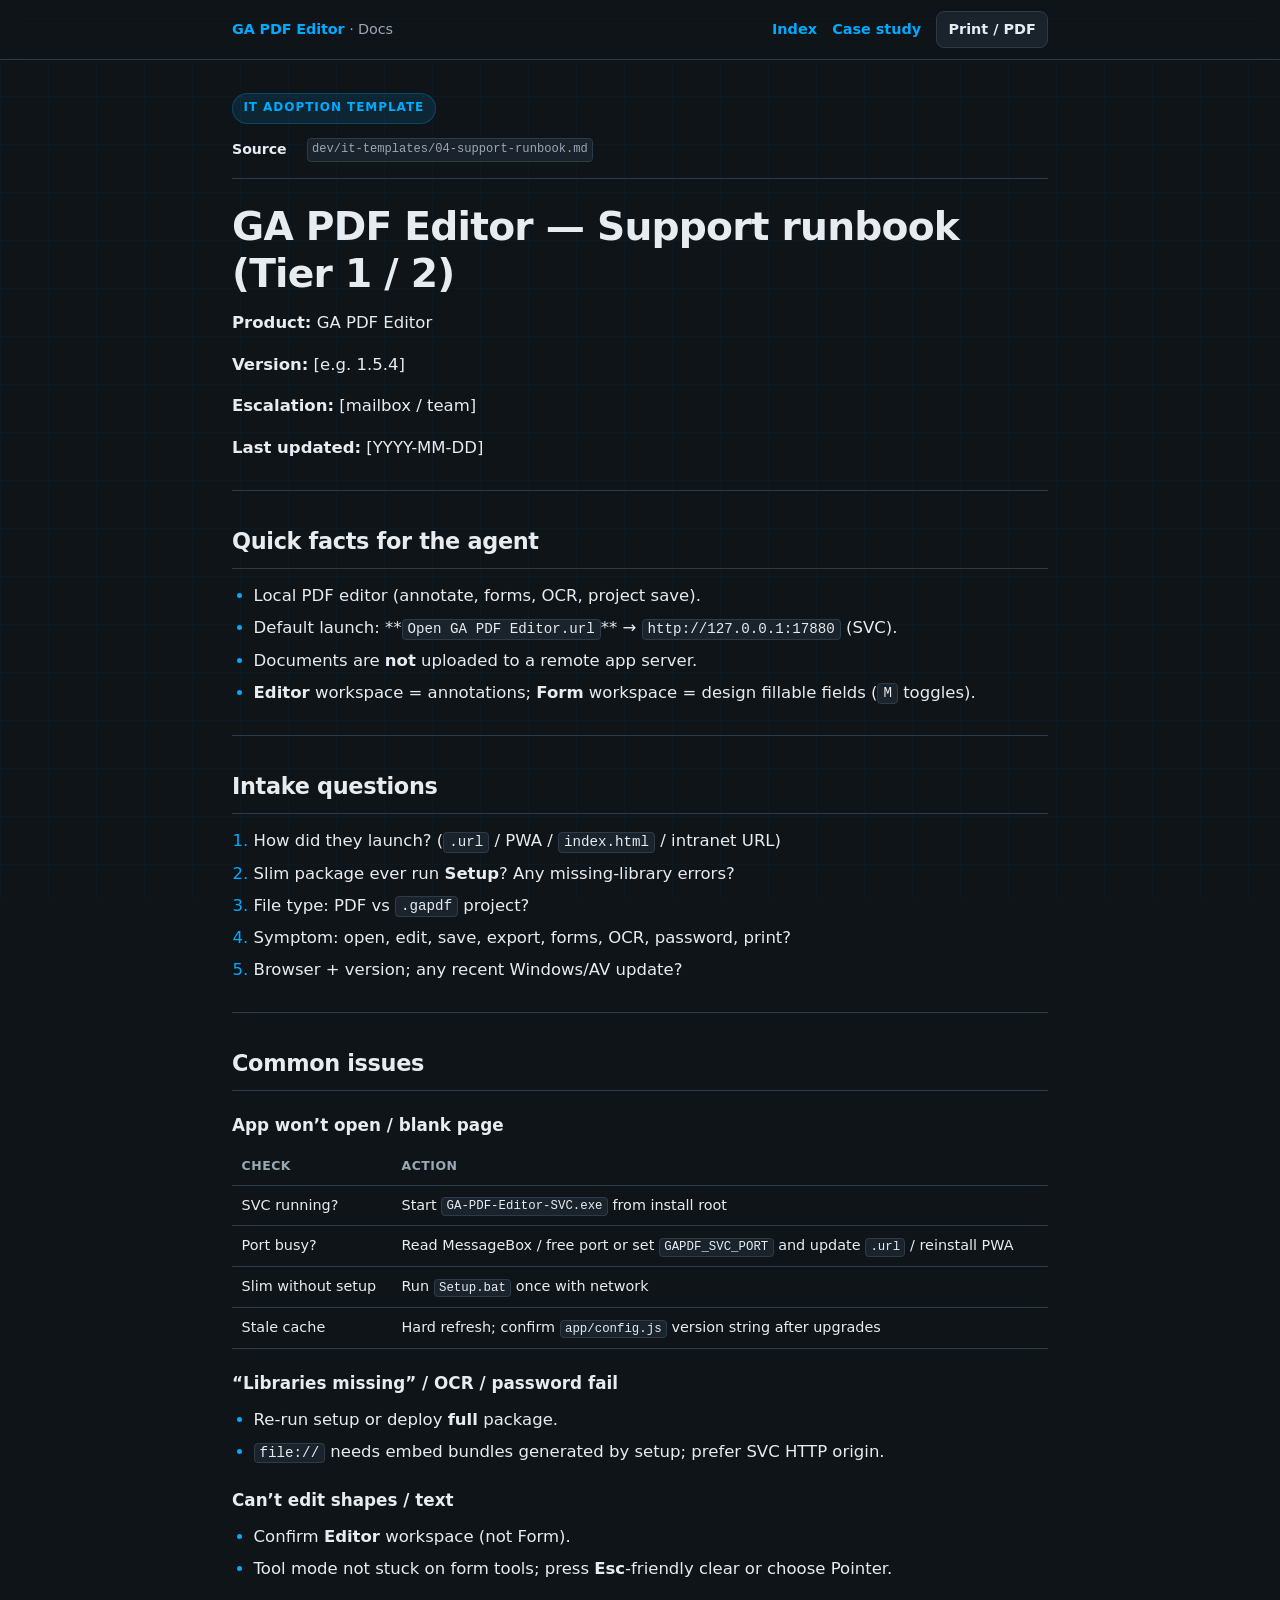
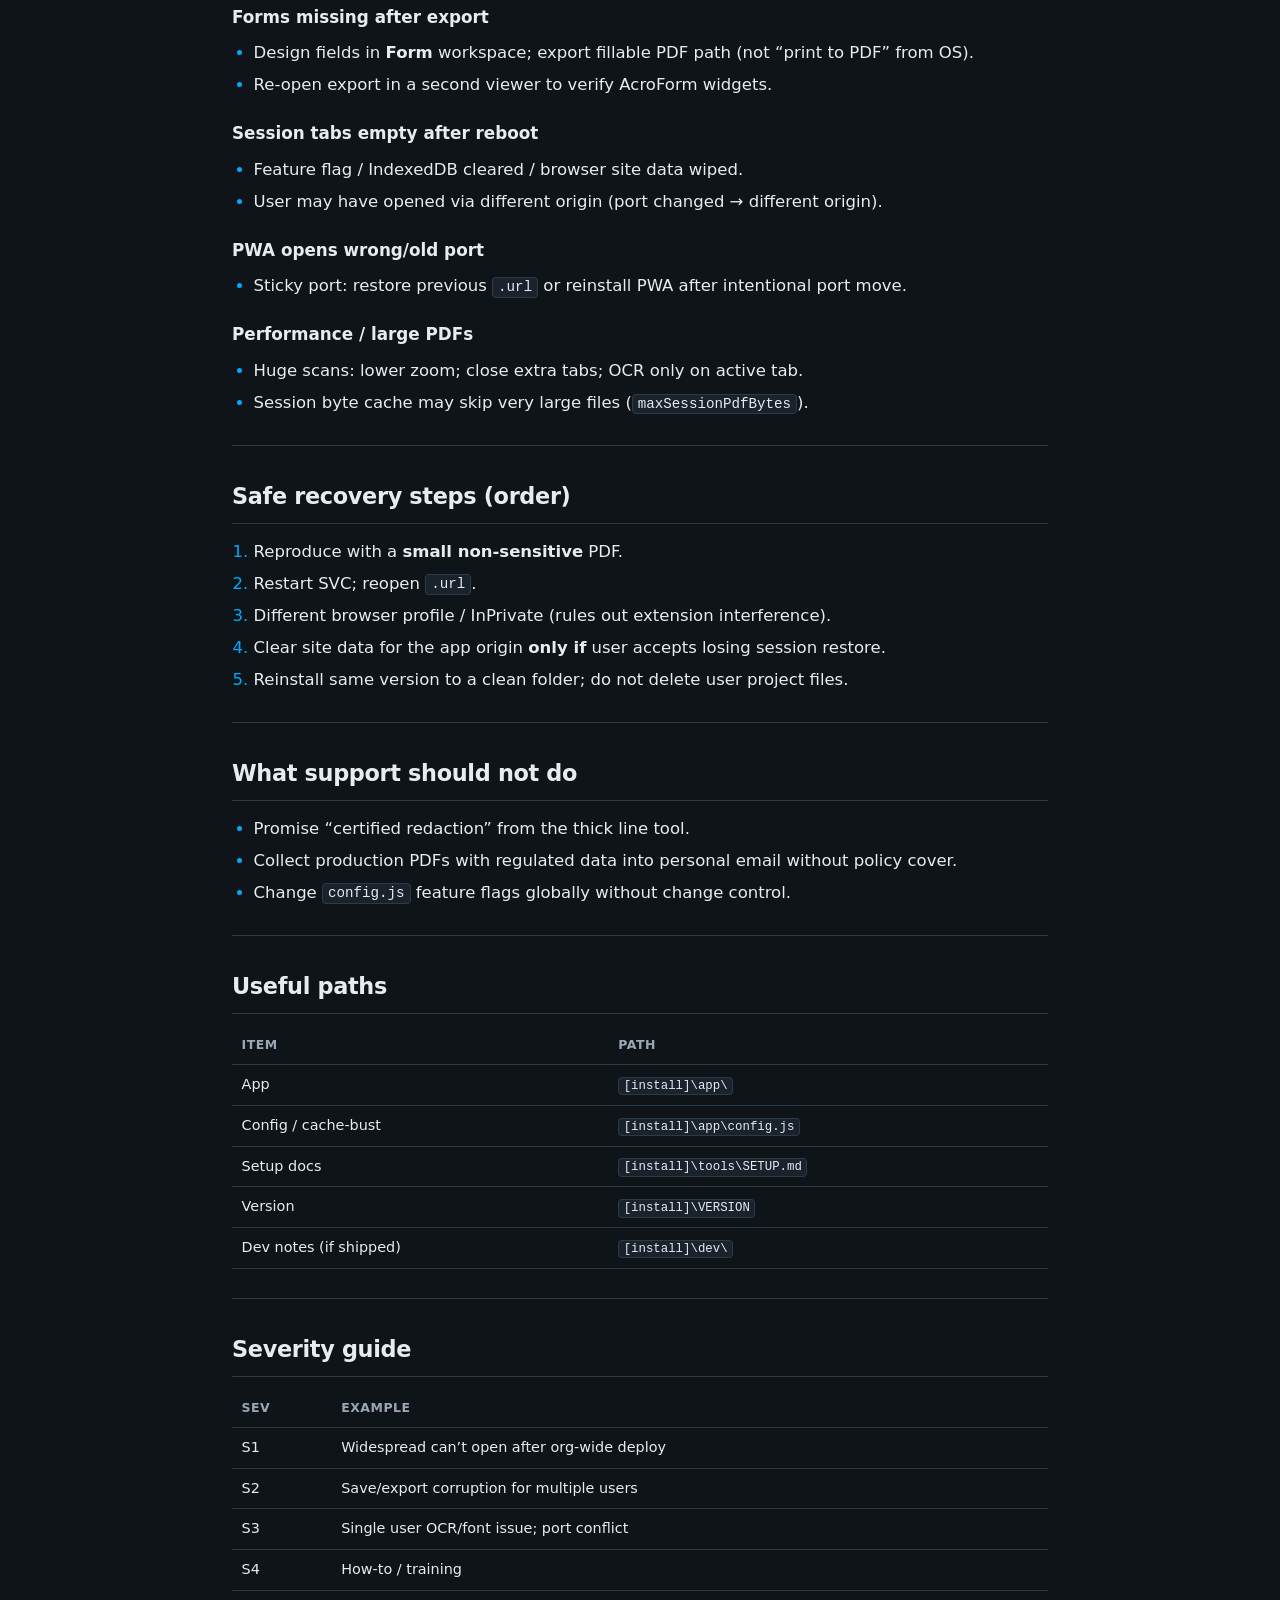
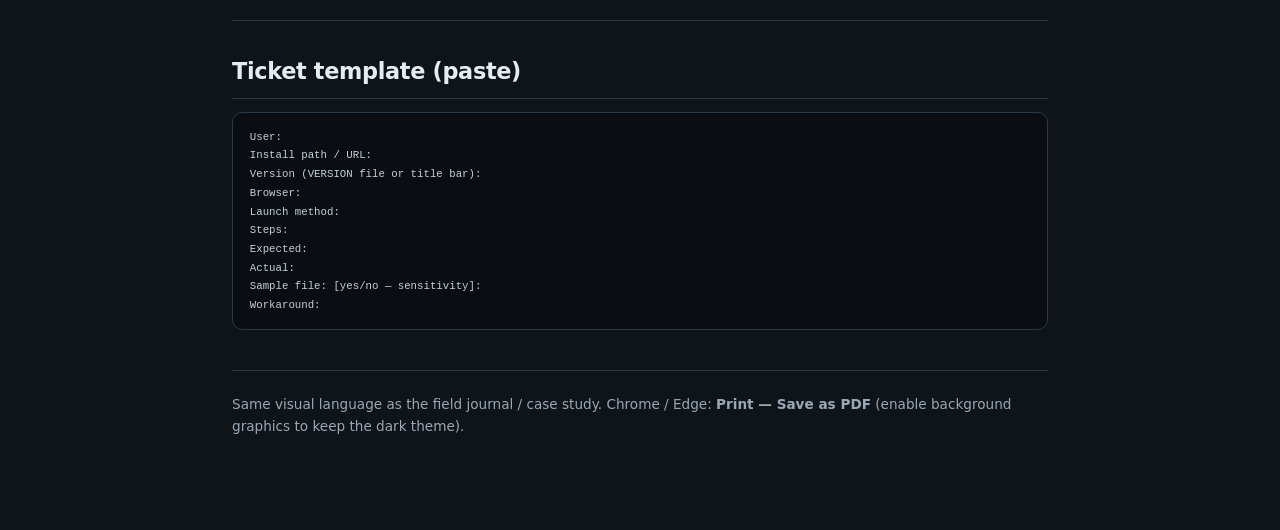
<file: DOCs/it-templates/04-support-runbook.html>
﻿<!DOCTYPE html>
<html lang="en">
<head>
<meta charset="utf-8">
<meta name="viewport" content="width=device-width, initial-scale=1">
<meta http-equiv="Content-Type" content="text/html; charset=utf-8">
<title>GA PDF Editor — Support runbook (Tier 1 / 2) — GA PDF Editor</title>
<link rel="stylesheet" href="../assets/docs.css">
</head>
<body>
<header class="top">
  <div class="top-inner">
    <a class="brand" href="../index.html">GA PDF Editor <span>· Docs</span></a>
    <nav class="no-print">
      <a href="../index.html">Index</a>
      <a href="../CASE-STUDY.html">Case study</a>
      
      <button type="button" class="btn-print" onclick="window.print()">Print / PDF</button>
    </nav>
  </div>
</header>
<div class="wrap">
  <div class="eyebrow">IT adoption template</div>
  <p class="doc-meta"><strong>Source</strong> <code>dev/it-templates/04-support-runbook.md</code></p>
  <article>
<h1>GA PDF Editor — Support runbook (Tier 1 / 2)</h1>
<p><strong>Product:</strong> GA PDF Editor  </p>
<p><strong>Version:</strong> [e.g. 1.5.4]  </p>
<p><strong>Escalation:</strong> [mailbox / team]  </p>
<p><strong>Last updated:</strong> [YYYY-MM-DD]</p>
<hr>
<h2>Quick facts for the agent</h2>
<ul>
<li>Local PDF editor (annotate, forms, OCR, project save).</li>
<li>Default launch: **<code>Open GA PDF Editor.url</code>** → <code>http://127.0.0.1:17880</code> (SVC).</li>
<li>Documents are <strong>not</strong> uploaded to a remote app server.</li>
<li><strong>Editor</strong> workspace = annotations; <strong>Form</strong> workspace = design fillable fields (<code>M</code> toggles).</li>
</ul>
<hr>
<h2>Intake questions</h2>
<ol>
<li>How did they launch? (<code>.url</code> / PWA / <code>index.html</code> / intranet URL)</li>
<li>Slim package ever run <strong>Setup</strong>? Any missing-library errors?</li>
<li>File type: PDF vs <code>.gapdf</code> project?</li>
<li>Symptom: open, edit, save, export, forms, OCR, password, print?</li>
<li>Browser + version; any recent Windows/AV update?</li>
</ol>
<hr>
<h2>Common issues</h2>
<h3>App won’t open / blank page</h3>
<table>
<tr>
<th>Check</th>
<th>Action</th>
</tr>
<tr>
<td>SVC running?</td>
<td>Start <code>GA-PDF-Editor-SVC.exe</code> from install root</td>
</tr>
<tr>
<td>Port busy?</td>
<td>Read MessageBox / free port or set <code>GAPDF_SVC_PORT</code> and update <code>.url</code> / reinstall PWA</td>
</tr>
<tr>
<td>Slim without setup</td>
<td>Run <code>Setup.bat</code> once with network</td>
</tr>
<tr>
<td>Stale cache</td>
<td>Hard refresh; confirm <code>app/config.js</code> version string after upgrades</td>
</tr>
</table>
<h3>“Libraries missing” / OCR / password fail</h3>
<ul>
<li>Re-run setup or deploy <strong>full</strong> package.</li>
<li><code>file://</code> needs embed bundles generated by setup; prefer SVC HTTP origin.</li>
</ul>
<h3>Can’t edit shapes / text</h3>
<ul>
<li>Confirm <strong>Editor</strong> workspace (not Form).</li>
<li>Tool mode not stuck on form tools; press <strong>Esc</strong>-friendly clear or choose Pointer.</li>
</ul>
<h3>Forms missing after export</h3>
<ul>
<li>Design fields in <strong>Form</strong> workspace; export fillable PDF path (not “print to PDF” from OS).</li>
<li>Re-open export in a second viewer to verify AcroForm widgets.</li>
</ul>
<h3>Session tabs empty after reboot</h3>
<ul>
<li>Feature flag / IndexedDB cleared / browser site data wiped.</li>
<li>User may have opened via different origin (port changed → different origin).</li>
</ul>
<h3>PWA opens wrong/old port</h3>
<ul>
<li>Sticky port: restore previous <code>.url</code> or reinstall PWA after intentional port move.</li>
</ul>
<h3>Performance / large PDFs</h3>
<ul>
<li>Huge scans: lower zoom; close extra tabs; OCR only on active tab.</li>
<li>Session byte cache may skip very large files (<code>maxSessionPdfBytes</code>).</li>
</ul>
<hr>
<h2>Safe recovery steps (order)</h2>
<ol>
<li>Reproduce with a <strong>small non-sensitive</strong> PDF.</li>
<li>Restart SVC; reopen <code>.url</code>.</li>
<li>Different browser profile / InPrivate (rules out extension interference).</li>
<li>Clear site data for the app origin <strong>only if</strong> user accepts losing session restore.</li>
<li>Reinstall same version to a clean folder; do not delete user project files.</li>
</ol>
<hr>
<h2>What support should <strong>not</strong> do</h2>
<ul>
<li>Promise “certified redaction” from the thick line tool.</li>
<li>Collect production PDFs with regulated data into personal email without policy cover.</li>
<li>Change <code>config.js</code> feature flags globally without change control.</li>
</ul>
<hr>
<h2>Useful paths</h2>
<table>
<tr>
<th>Item</th>
<th>Path</th>
</tr>
<tr>
<td>App</td>
<td><code>[install]\app\</code></td>
</tr>
<tr>
<td>Config / cache-bust</td>
<td><code>[install]\app\config.js</code></td>
</tr>
<tr>
<td>Setup docs</td>
<td><code>[install]\tools\SETUP.md</code></td>
</tr>
<tr>
<td>Version</td>
<td><code>[install]\VERSION</code></td>
</tr>
<tr>
<td>Dev notes (if shipped)</td>
<td><code>[install]\dev\</code></td>
</tr>
</table>
<hr>
<h2>Severity guide</h2>
<table>
<tr>
<th>Sev</th>
<th>Example</th>
</tr>
<tr>
<td>S1</td>
<td>Widespread can’t open after org-wide deploy</td>
</tr>
<tr>
<td>S2</td>
<td>Save/export corruption for multiple users</td>
</tr>
<tr>
<td>S3</td>
<td>Single user OCR/font issue; port conflict</td>
</tr>
<tr>
<td>S4</td>
<td>How-to / training</td>
</tr>
</table>
<hr>
<h2>Ticket template (paste)</h2>
<pre><code>User:
Install path / URL:
Version (VERSION file or title bar):
Browser:
Launch method:
Steps:
Expected:
Actual:
Sample file: [yes/no — sensitivity]:
Workaround:</code></pre>
  </article>
  <p class="footer-note">Same visual language as the field journal / case study. Chrome / Edge: <strong>Print — Save as PDF</strong> (enable background graphics to keep the dark theme).</p>
</div>
</body>
</html>
</file>
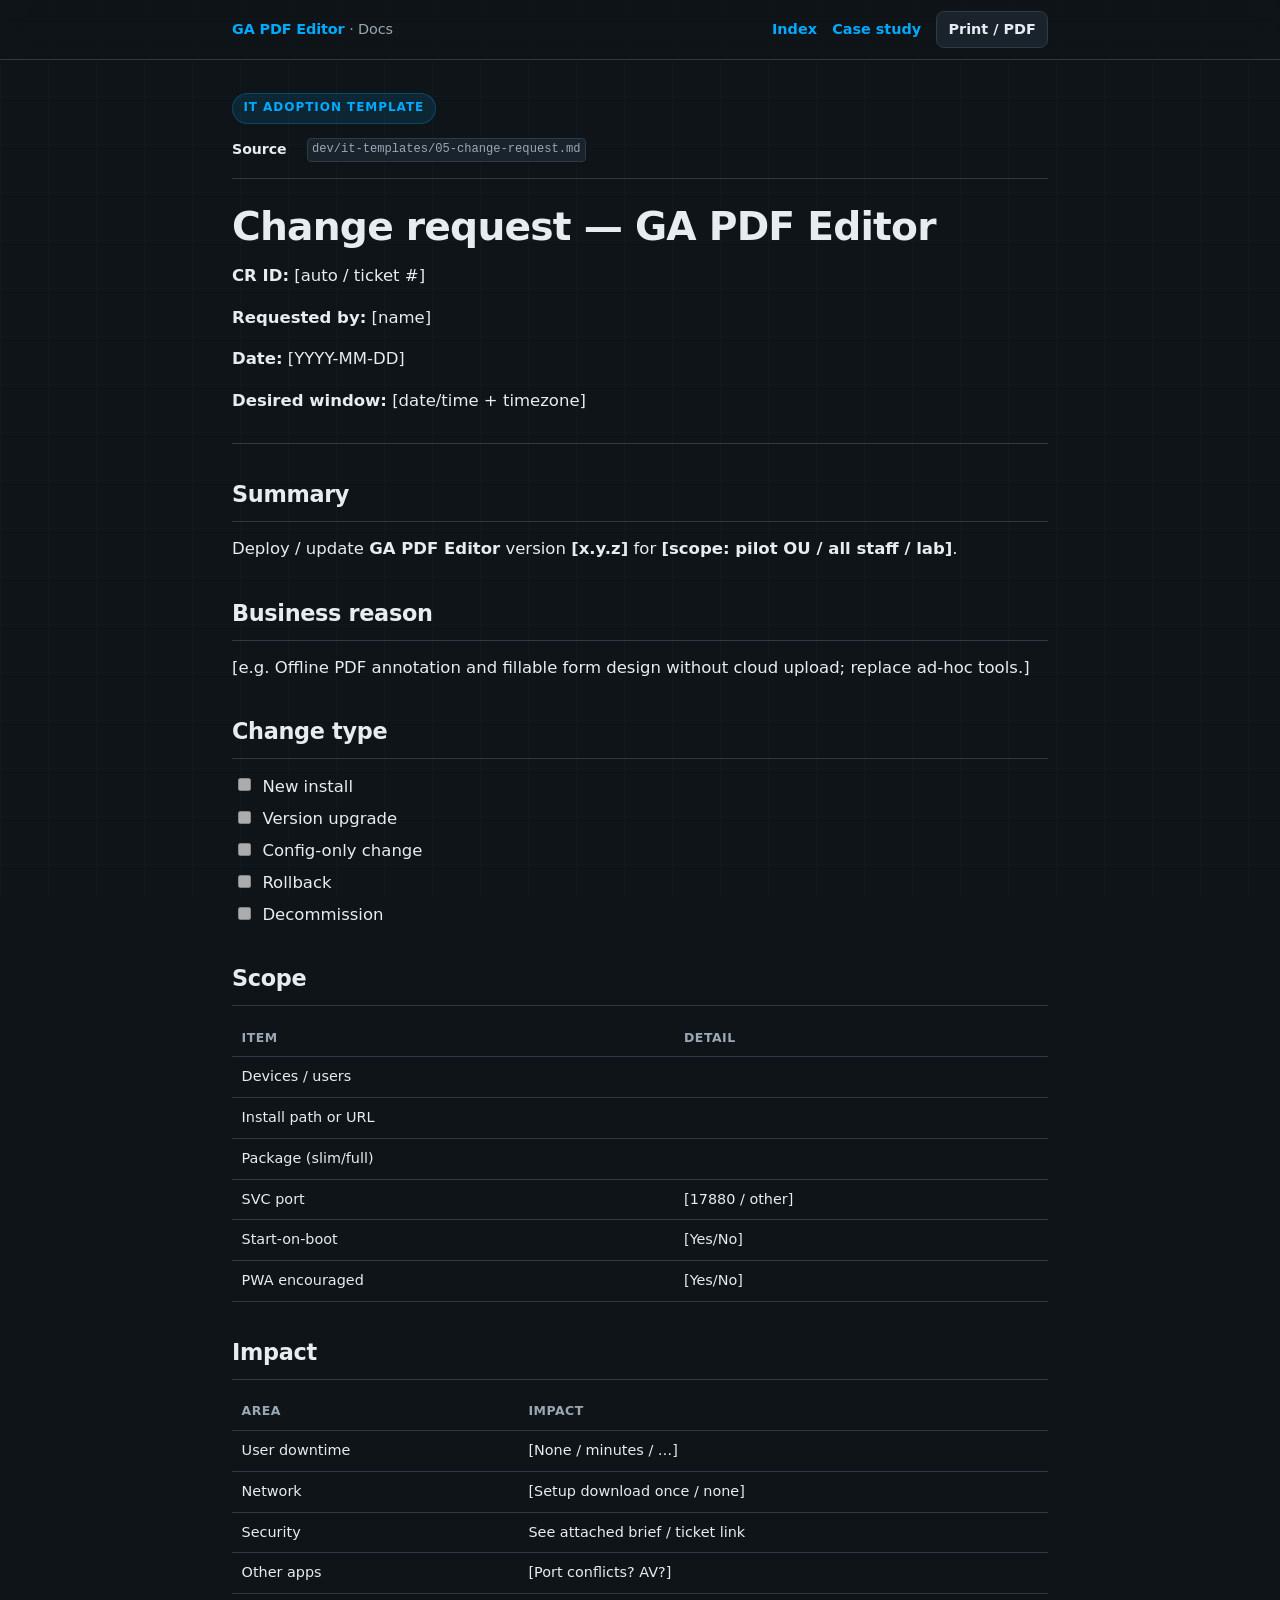
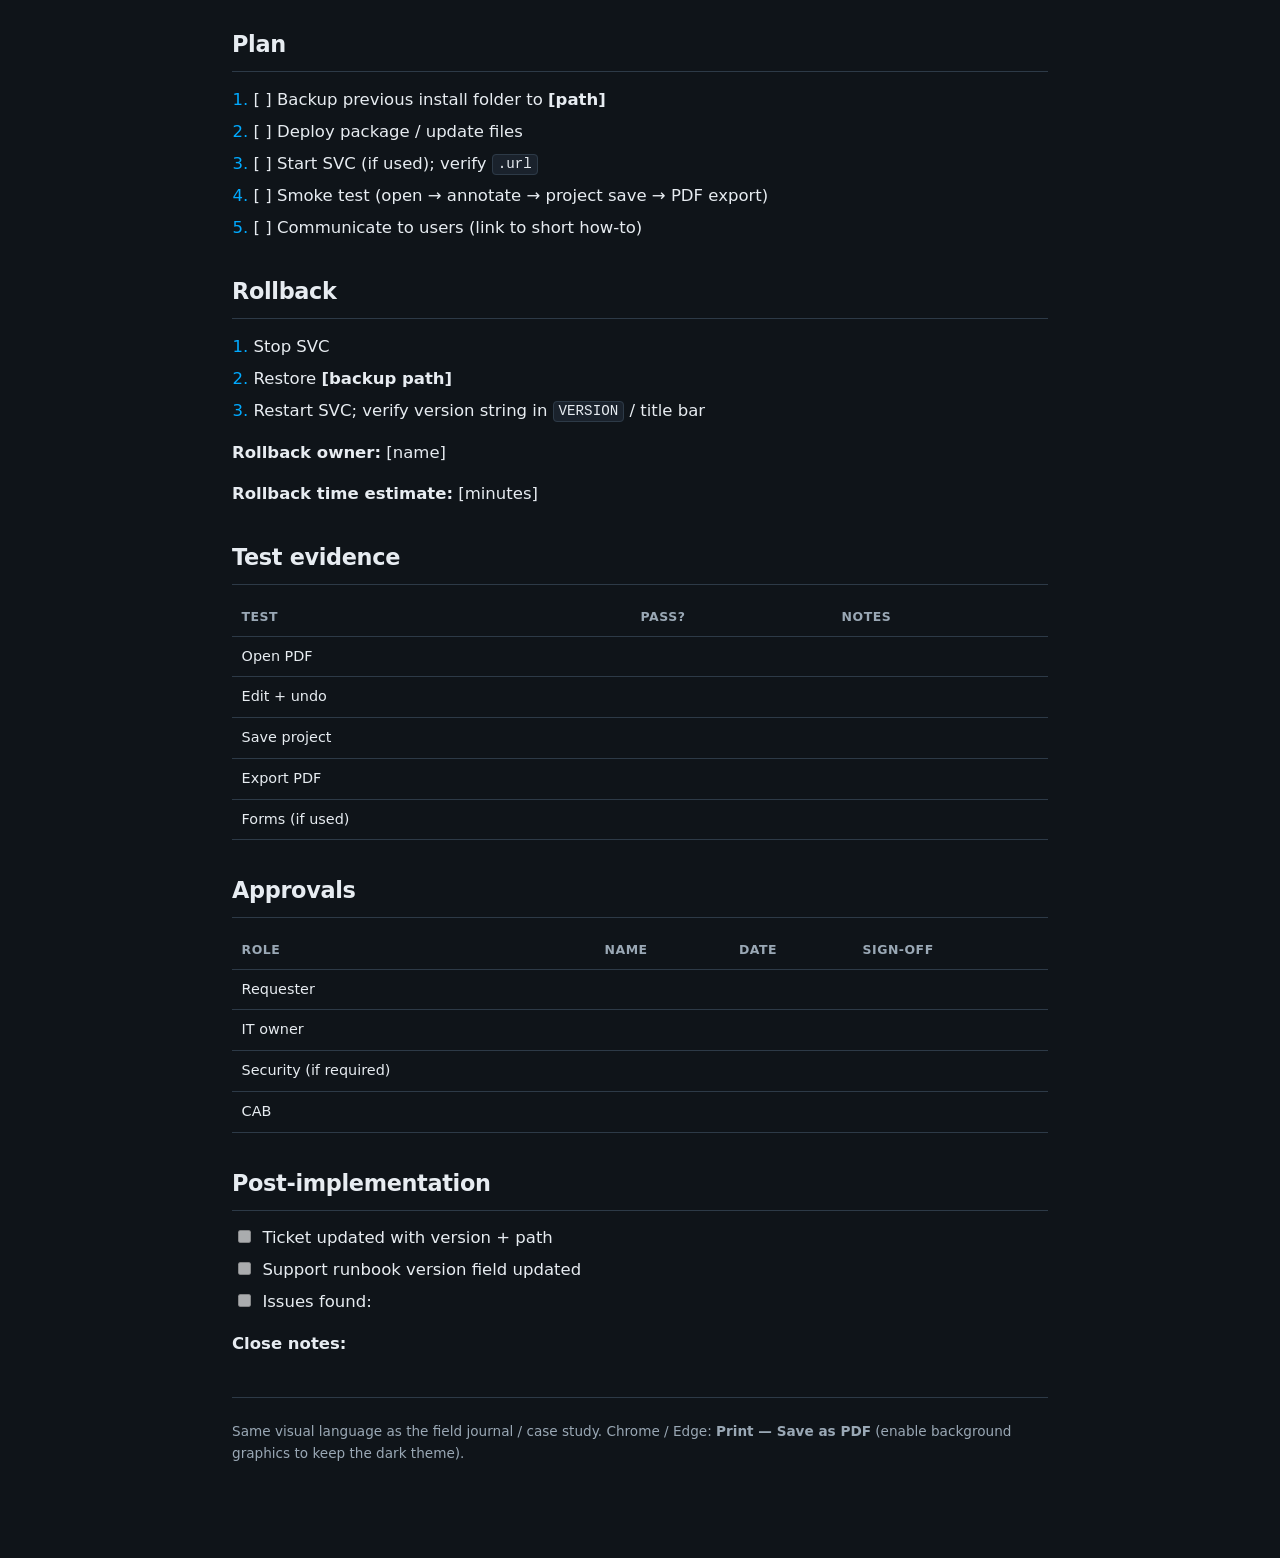
<file: DOCs/it-templates/05-change-request.html>
﻿<!DOCTYPE html>
<html lang="en">
<head>
<meta charset="utf-8">
<meta name="viewport" content="width=device-width, initial-scale=1">
<meta http-equiv="Content-Type" content="text/html; charset=utf-8">
<title>Change request — GA PDF Editor — GA PDF Editor</title>
<link rel="stylesheet" href="../assets/docs.css">
</head>
<body>
<header class="top">
  <div class="top-inner">
    <a class="brand" href="../index.html">GA PDF Editor <span>· Docs</span></a>
    <nav class="no-print">
      <a href="../index.html">Index</a>
      <a href="../CASE-STUDY.html">Case study</a>
      
      <button type="button" class="btn-print" onclick="window.print()">Print / PDF</button>
    </nav>
  </div>
</header>
<div class="wrap">
  <div class="eyebrow">IT adoption template</div>
  <p class="doc-meta"><strong>Source</strong> <code>dev/it-templates/05-change-request.md</code></p>
  <article>
<h1>Change request — GA PDF Editor</h1>
<p><strong>CR ID:</strong> [auto / ticket #]  </p>
<p><strong>Requested by:</strong> [name]  </p>
<p><strong>Date:</strong> [YYYY-MM-DD]  </p>
<p><strong>Desired window:</strong> [date/time + timezone]</p>
<hr>
<h2>Summary</h2>
<p>Deploy / update <strong>GA PDF Editor</strong> version <strong>[x.y.z]</strong> for <strong>[scope: pilot OU / all staff / lab]</strong>.</p>
<h2>Business reason</h2>
<p>[e.g. Offline PDF annotation and fillable form design without cloud upload; replace ad-hoc tools.]</p>
<h2>Change type</h2>
<ul class="task-list">
<li class="task"><input type="checkbox" disabled> New install  </li>
<li class="task"><input type="checkbox" disabled> Version upgrade  </li>
<li class="task"><input type="checkbox" disabled> Config-only change  </li>
<li class="task"><input type="checkbox" disabled> Rollback  </li>
<li class="task"><input type="checkbox" disabled> Decommission  </li>
</ul>
<h2>Scope</h2>
<table>
<tr>
<th>Item</th>
<th>Detail</th>
</tr>
<tr>
<td>Devices / users</td>
<td></td>
</tr>
<tr>
<td>Install path or URL</td>
<td></td>
</tr>
<tr>
<td>Package (slim/full)</td>
<td></td>
</tr>
<tr>
<td>SVC port</td>
<td>[17880 / other]</td>
</tr>
<tr>
<td>Start-on-boot</td>
<td>[Yes/No]</td>
</tr>
<tr>
<td>PWA encouraged</td>
<td>[Yes/No]</td>
</tr>
</table>
<h2>Impact</h2>
<table>
<tr>
<th>Area</th>
<th>Impact</th>
</tr>
<tr>
<td>User downtime</td>
<td>[None / minutes / …]</td>
</tr>
<tr>
<td>Network</td>
<td>[Setup download once / none]</td>
</tr>
<tr>
<td>Security</td>
<td>See attached brief / ticket link</td>
</tr>
<tr>
<td>Other apps</td>
<td>[Port conflicts? AV?]</td>
</tr>
</table>
<h2>Plan</h2>
<ol>
<li>[ ] Backup previous install folder to <strong>[path]</strong>  </li>
<li>[ ] Deploy package / update files  </li>
<li>[ ] Start SVC (if used); verify <code>.url</code>  </li>
<li>[ ] Smoke test (open → annotate → project save → PDF export)  </li>
<li>[ ] Communicate to users (link to short how-to)</li>
</ol>
<h2>Rollback</h2>
<ol>
<li>Stop SVC  </li>
<li>Restore <strong>[backup path]</strong>  </li>
<li>Restart SVC; verify version string in <code>VERSION</code> / title bar  </li>
</ol>
<p><strong>Rollback owner:</strong> [name]  </p>
<p><strong>Rollback time estimate:</strong> [minutes]</p>
<h2>Test evidence</h2>
<table>
<tr>
<th>Test</th>
<th>Pass?</th>
<th>Notes</th>
</tr>
<tr>
<td>Open PDF</td>
<td></td>
<td></td>
</tr>
<tr>
<td>Edit + undo</td>
<td></td>
<td></td>
</tr>
<tr>
<td>Save project</td>
<td></td>
<td></td>
</tr>
<tr>
<td>Export PDF</td>
<td></td>
<td></td>
</tr>
<tr>
<td>Forms (if used)</td>
<td></td>
<td></td>
</tr>
</table>
<h2>Approvals</h2>
<table>
<tr>
<th>Role</th>
<th>Name</th>
<th>Date</th>
<th>Sign-off</th>
</tr>
<tr>
<td>Requester</td>
<td></td>
<td></td>
<td></td>
</tr>
<tr>
<td>IT owner</td>
<td></td>
<td></td>
<td></td>
</tr>
<tr>
<td>Security (if required)</td>
<td></td>
<td></td>
<td></td>
</tr>
<tr>
<td>CAB</td>
<td></td>
<td></td>
<td></td>
</tr>
</table>
<h2>Post-implementation</h2>
<ul class="task-list">
<li class="task"><input type="checkbox" disabled> Ticket updated with version + path  </li>
<li class="task"><input type="checkbox" disabled> Support runbook version field updated  </li>
<li class="task"><input type="checkbox" disabled> Issues found:  </li>
</ul>
<p><strong>Close notes:</strong></p>
  </article>
  <p class="footer-note">Same visual language as the field journal / case study. Chrome / Edge: <strong>Print — Save as PDF</strong> (enable background graphics to keep the dark theme).</p>
</div>
</body>
</html>
</file>
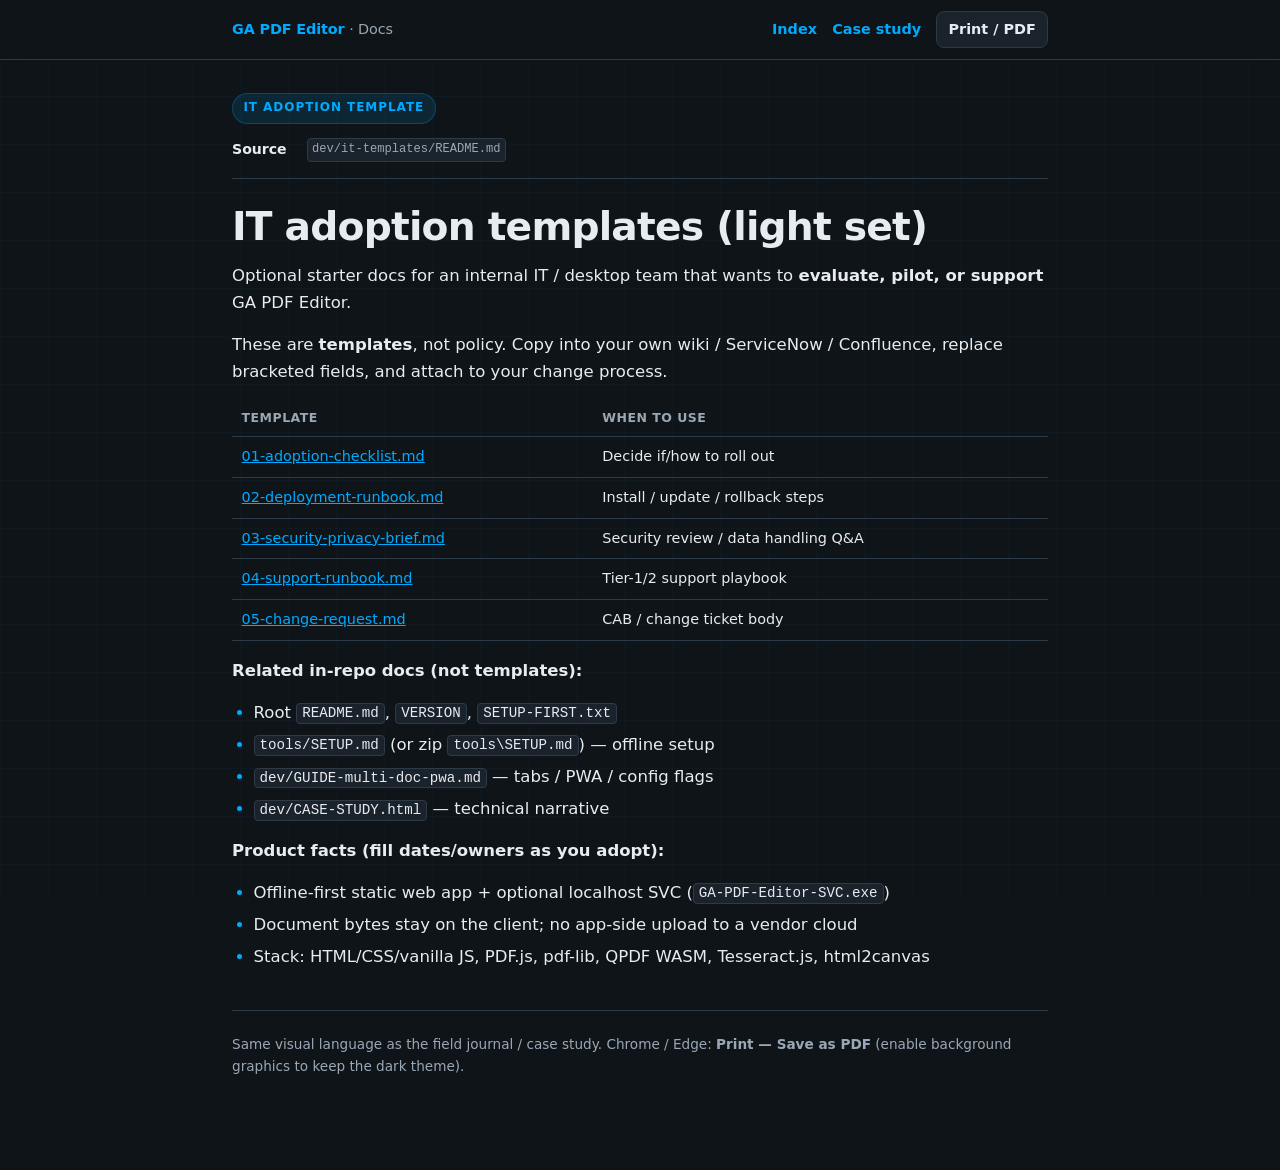
<file: DOCs/it-templates/README.html>
﻿<!DOCTYPE html>
<html lang="en">
<head>
<meta charset="utf-8">
<meta name="viewport" content="width=device-width, initial-scale=1">
<meta http-equiv="Content-Type" content="text/html; charset=utf-8">
<title>IT adoption templates (light set) — GA PDF Editor</title>
<link rel="stylesheet" href="../assets/docs.css">
</head>
<body>
<header class="top">
  <div class="top-inner">
    <a class="brand" href="../index.html">GA PDF Editor <span>· Docs</span></a>
    <nav class="no-print">
      <a href="../index.html">Index</a>
      <a href="../CASE-STUDY.html">Case study</a>
      
      <button type="button" class="btn-print" onclick="window.print()">Print / PDF</button>
    </nav>
  </div>
</header>
<div class="wrap">
  <div class="eyebrow">IT adoption template</div>
  <p class="doc-meta"><strong>Source</strong> <code>dev/it-templates/README.md</code></p>
  <article>
<h1>IT adoption templates (light set)</h1>
<p>Optional starter docs for an internal IT / desktop team that wants to <strong>evaluate, pilot, or support</strong> GA PDF Editor.</p>
<p>These are <strong>templates</strong>, not policy. Copy into your own wiki / ServiceNow / Confluence, replace bracketed fields, and attach to your change process.</p>
<table>
<tr>
<th>Template</th>
<th>When to use</th>
</tr>
<tr>
<td><a href="01-adoption-checklist.html">01-adoption-checklist.md</a></td>
<td>Decide if/how to roll out</td>
</tr>
<tr>
<td><a href="02-deployment-runbook.html">02-deployment-runbook.md</a></td>
<td>Install / update / rollback steps</td>
</tr>
<tr>
<td><a href="03-security-privacy-brief.html">03-security-privacy-brief.md</a></td>
<td>Security review / data handling Q&amp;A</td>
</tr>
<tr>
<td><a href="04-support-runbook.html">04-support-runbook.md</a></td>
<td>Tier-1/2 support playbook</td>
</tr>
<tr>
<td><a href="05-change-request.html">05-change-request.md</a></td>
<td>CAB / change ticket body</td>
</tr>
</table>
<p><strong>Related in-repo docs (not templates):</strong></p>
<ul>
<li>Root <code>README.md</code>, <code>VERSION</code>, <code>SETUP-FIRST.txt</code></li>
<li><code>tools/SETUP.md</code> (or zip <code>tools\SETUP.md</code>) — offline setup</li>
<li><code>dev/GUIDE-multi-doc-pwa.md</code> — tabs / PWA / config flags</li>
<li><code>dev/CASE-STUDY.html</code> — technical narrative</li>
</ul>
<p><strong>Product facts (fill dates/owners as you adopt):</strong></p>
<ul>
<li>Offline-first static web app + optional localhost SVC (<code>GA-PDF-Editor-SVC.exe</code>)</li>
<li>Document bytes stay on the client; no app-side upload to a vendor cloud</li>
<li>Stack: HTML/CSS/vanilla JS, PDF.js, pdf-lib, QPDF WASM, Tesseract.js, html2canvas</li>
</ul>
  </article>
  <p class="footer-note">Same visual language as the field journal / case study. Chrome / Edge: <strong>Print — Save as PDF</strong> (enable background graphics to keep the dark theme).</p>
</div>
</body>
</html>
</file>
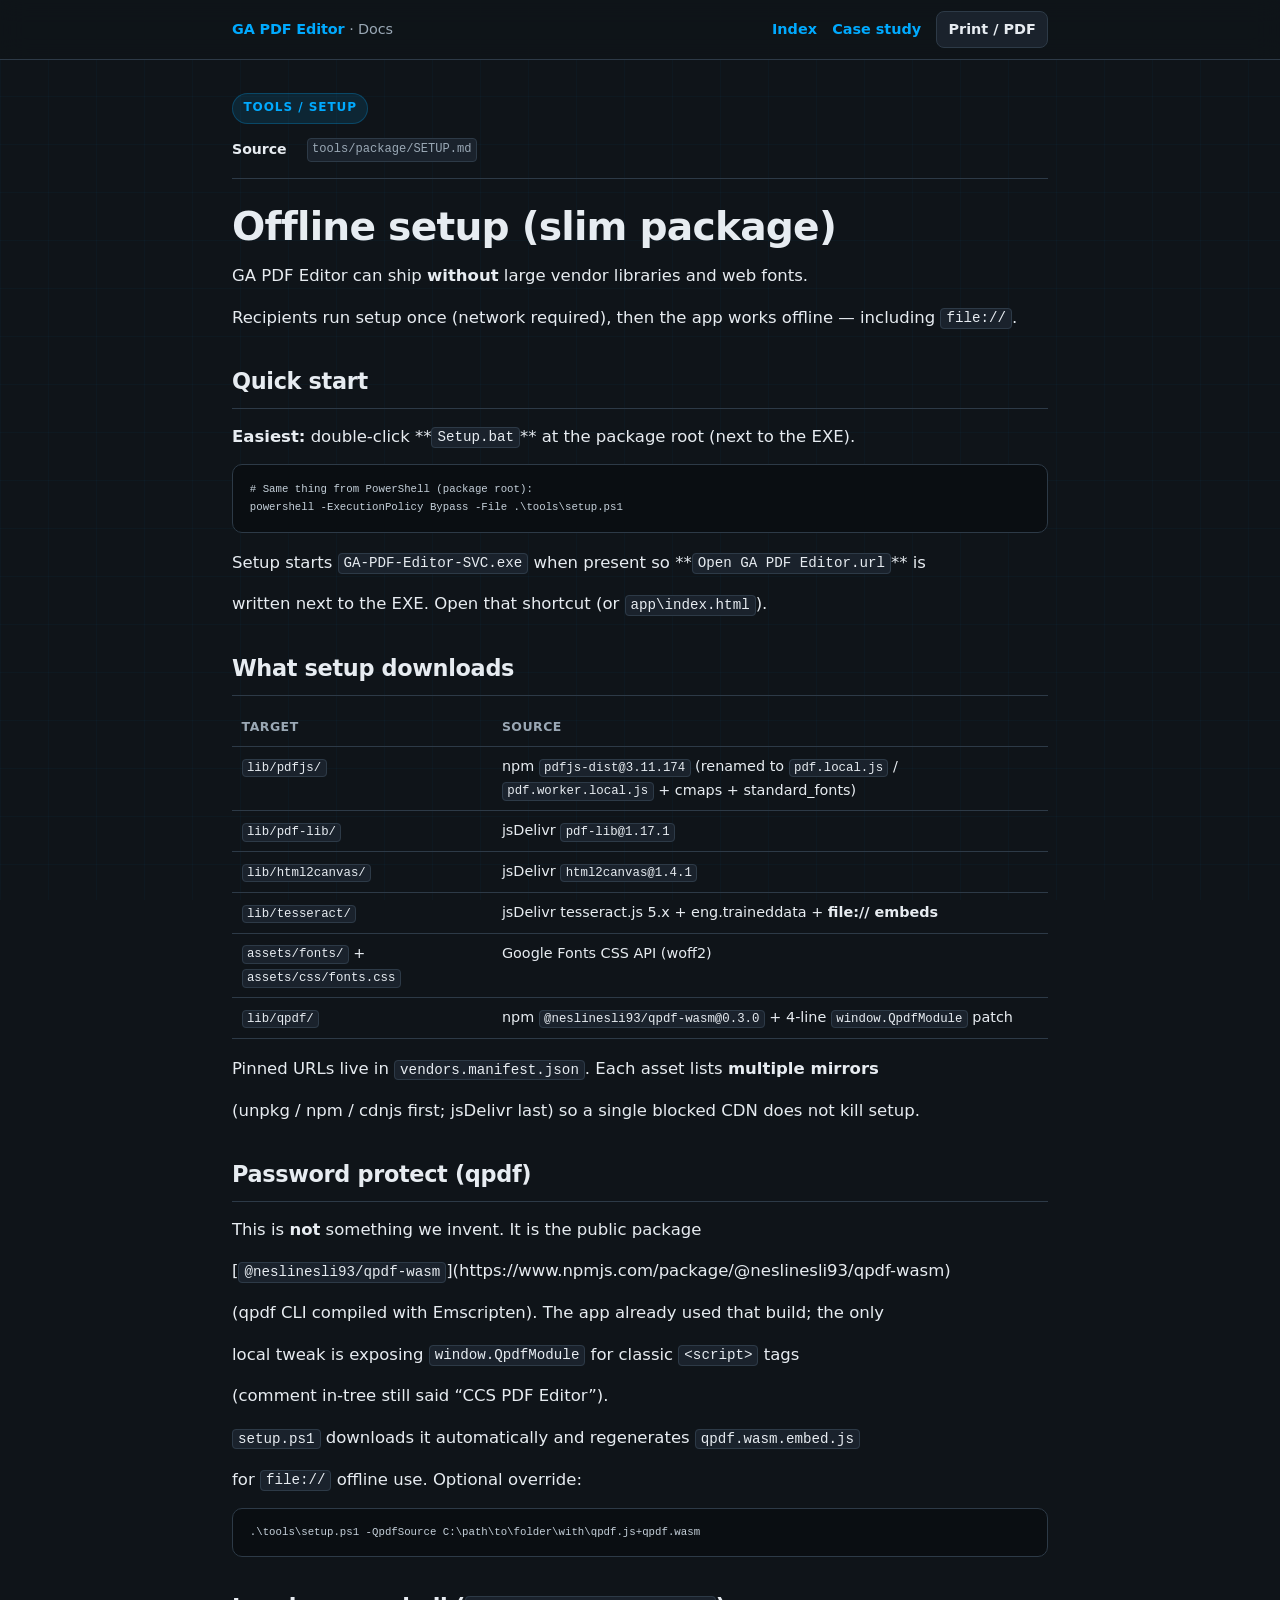
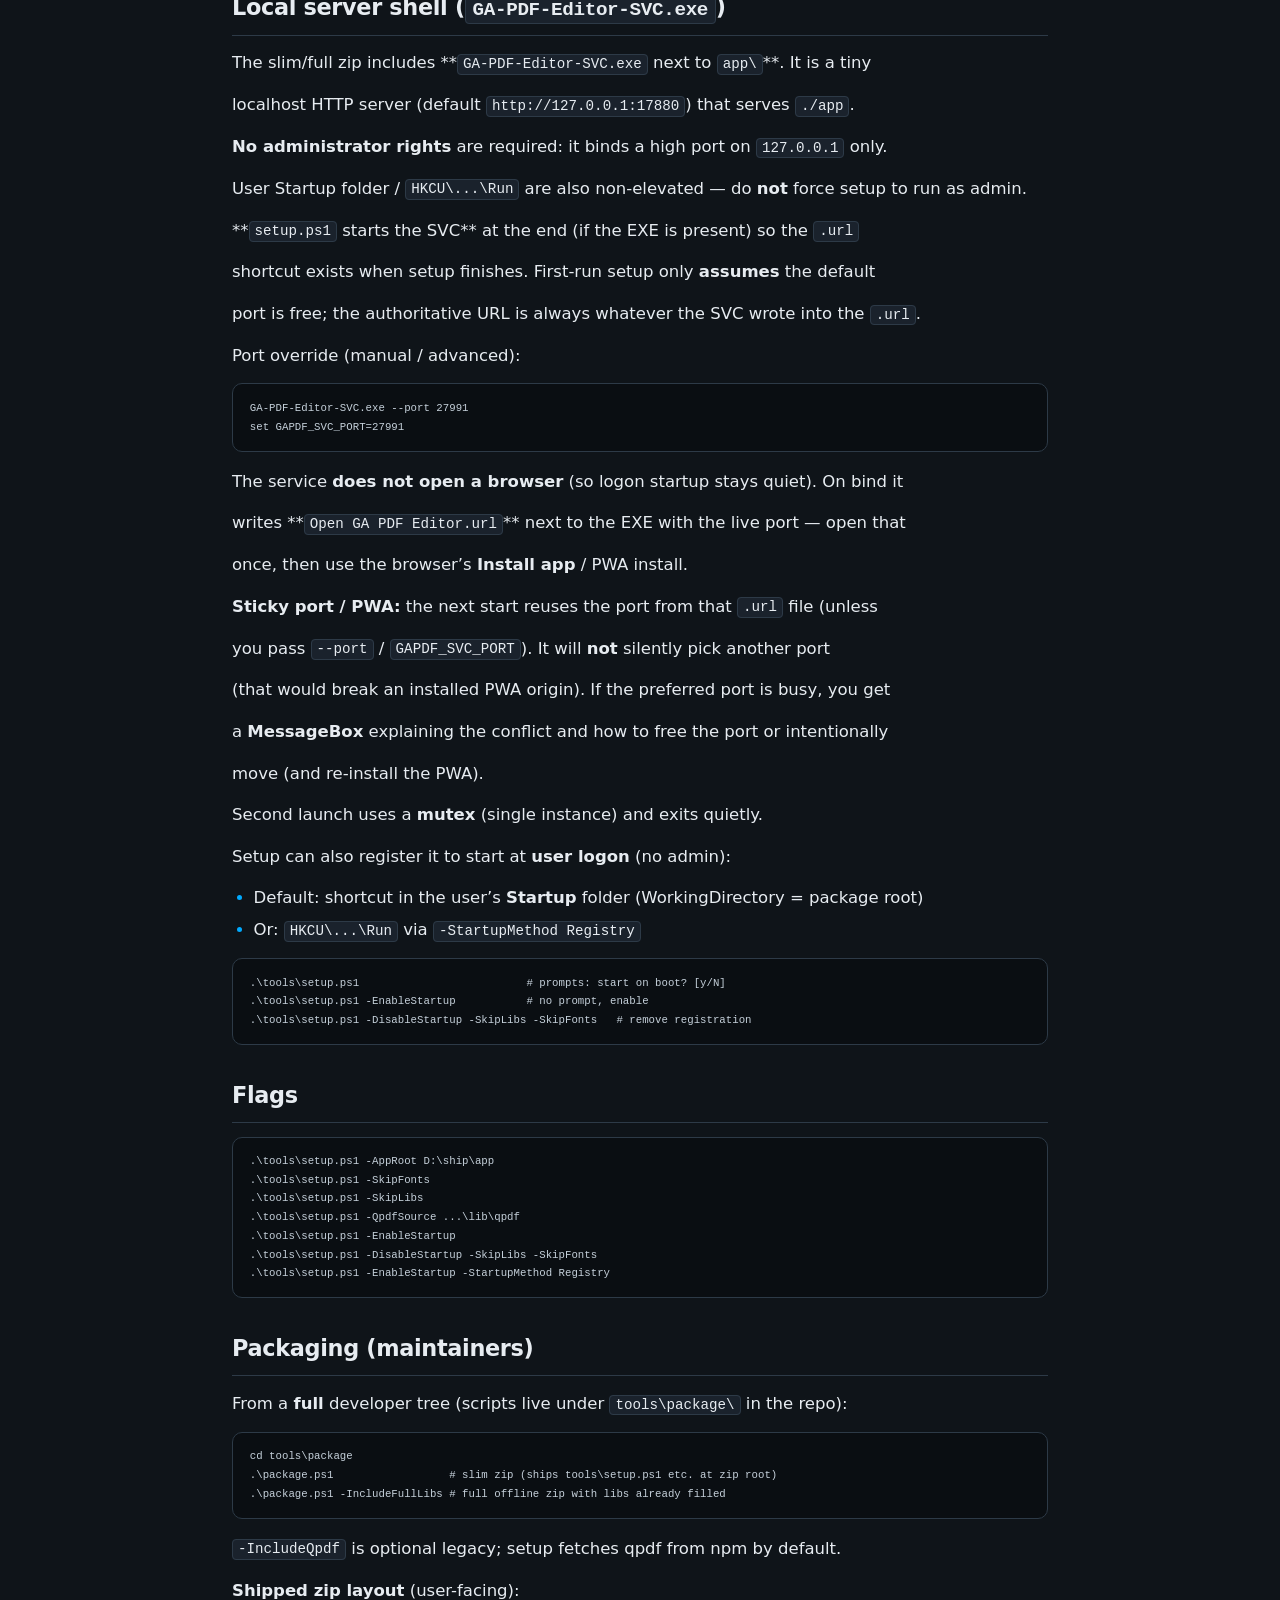
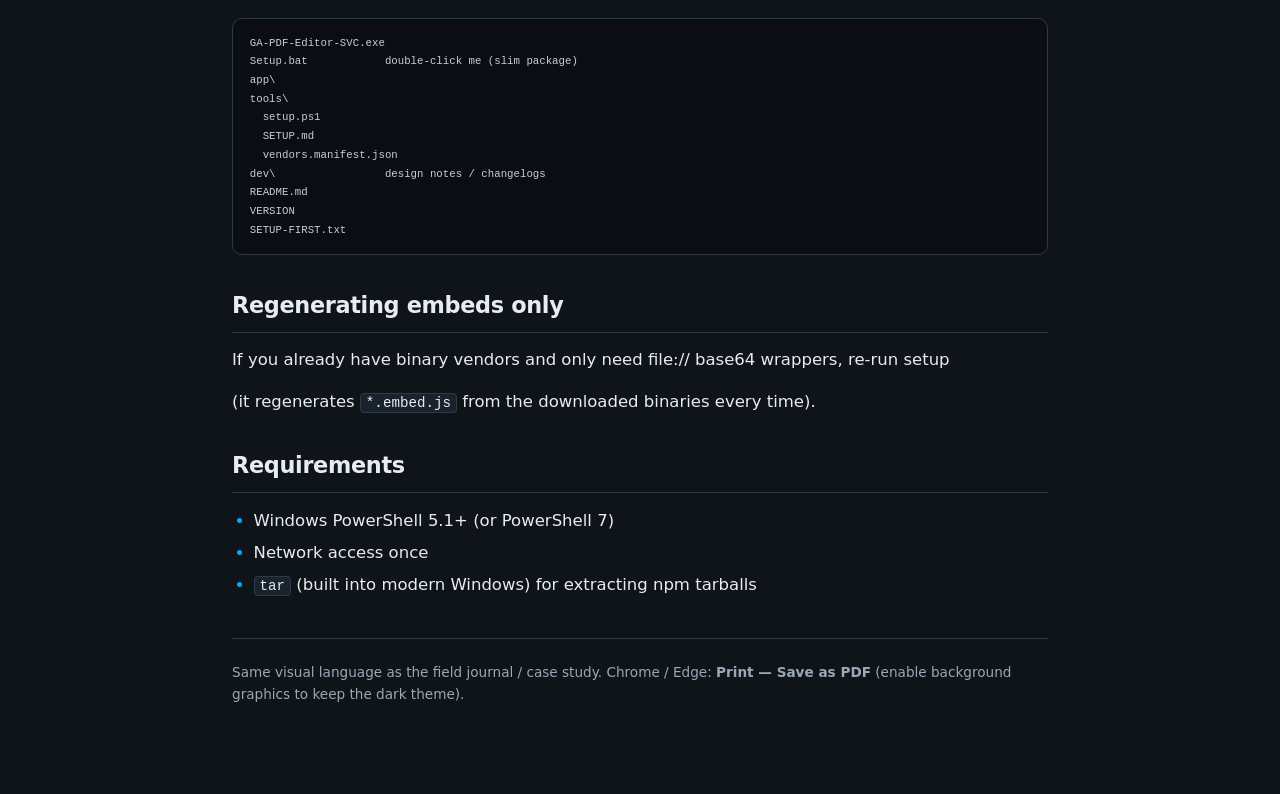
<file: DOCs/tools/package/SETUP.html>
﻿<!DOCTYPE html>
<html lang="en">
<head>
<meta charset="utf-8">
<meta name="viewport" content="width=device-width, initial-scale=1">
<meta http-equiv="Content-Type" content="text/html; charset=utf-8">
<title>Offline setup (slim package) — GA PDF Editor</title>
<link rel="stylesheet" href="../../assets/docs.css">
</head>
<body>
<header class="top">
  <div class="top-inner">
    <a class="brand" href="../../index.html">GA PDF Editor <span>· Docs</span></a>
    <nav class="no-print">
      <a href="../../index.html">Index</a>
      <a href="../../CASE-STUDY.html">Case study</a>
      
      <button type="button" class="btn-print" onclick="window.print()">Print / PDF</button>
    </nav>
  </div>
</header>
<div class="wrap">
  <div class="eyebrow">Tools / setup</div>
  <p class="doc-meta"><strong>Source</strong> <code>tools/package/SETUP.md</code></p>
  <article>
<h1>Offline setup (slim package)</h1>
<p>GA PDF Editor can ship <strong>without</strong> large vendor libraries and web fonts.</p>
<p>Recipients run setup once (network required), then the app works offline — including <code>file://</code>.</p>
<h2>Quick start</h2>
<p><strong>Easiest:</strong> double-click **<code>Setup.bat</code>** at the package root (next to the EXE).</p>
<pre><code># Same thing from PowerShell (package root):
powershell -ExecutionPolicy Bypass -File .\tools\setup.ps1</code></pre>
<p>Setup starts <code>GA-PDF-Editor-SVC.exe</code> when present so **<code>Open GA PDF Editor.url</code>** is</p>
<p>written next to the EXE. Open that shortcut (or <code>app\index.html</code>).</p>
<h2>What setup downloads</h2>
<table>
<tr>
<th>Target</th>
<th>Source</th>
</tr>
<tr>
<td><code>lib/pdfjs/</code></td>
<td>npm <code>pdfjs-dist@3.11.174</code> (renamed to <code>pdf.local.js</code> / <code>pdf.worker.local.js</code> + cmaps + standard_fonts)</td>
</tr>
<tr>
<td><code>lib/pdf-lib/</code></td>
<td>jsDelivr <code>pdf-lib@1.17.1</code></td>
</tr>
<tr>
<td><code>lib/html2canvas/</code></td>
<td>jsDelivr <code>html2canvas@1.4.1</code></td>
</tr>
<tr>
<td><code>lib/tesseract/</code></td>
<td>jsDelivr tesseract.js 5.x + eng.traineddata + <strong>file:// embeds</strong></td>
</tr>
<tr>
<td><code>assets/fonts/</code> + <code>assets/css/fonts.css</code></td>
<td>Google Fonts CSS API (woff2)</td>
</tr>
<tr>
<td><code>lib/qpdf/</code></td>
<td>npm <code>@neslinesli93/qpdf-wasm@0.3.0</code> + 4-line <code>window.QpdfModule</code> patch</td>
</tr>
</table>
<p>Pinned URLs live in <code>vendors.manifest.json</code>. Each asset lists <strong>multiple mirrors</strong></p>
<p>(unpkg / npm / cdnjs first; jsDelivr last) so a single blocked CDN does not kill setup.</p>
<h2>Password protect (qpdf)</h2>
<p>This is <strong>not</strong> something we invent. It is the public package</p>
<p>[<code>@neslinesli93/qpdf-wasm</code>](https://www.npmjs.com/package/@neslinesli93/qpdf-wasm)</p>
<p>(qpdf CLI compiled with Emscripten). The app already used that build; the only</p>
<p>local tweak is exposing <code>window.QpdfModule</code> for classic <code>&lt;script&gt;</code> tags</p>
<p>(comment in-tree still said “CCS PDF Editor”).</p>
<p><code>setup.ps1</code> downloads it automatically and regenerates <code>qpdf.wasm.embed.js</code></p>
<p>for <code>file://</code> offline use. Optional override:</p>
<pre><code>.\tools\setup.ps1 -QpdfSource C:\path\to\folder\with\qpdf.js+qpdf.wasm</code></pre>
<h2>Local server shell (<code>GA-PDF-Editor-SVC.exe</code>)</h2>
<p>The slim/full zip includes **<code>GA-PDF-Editor-SVC.exe</code> next to <code>app\</code>**. It is a tiny</p>
<p>localhost HTTP server (default <code>http://127.0.0.1:17880</code>) that serves <code>./app</code>.</p>
<p><strong>No administrator rights</strong> are required: it binds a high port on <code>127.0.0.1</code> only.</p>
<p>User Startup folder / <code>HKCU\...\Run</code> are also non-elevated — do <strong>not</strong> force setup to run as admin.</p>
<p>**<code>setup.ps1</code> starts the SVC** at the end (if the EXE is present) so the <code>.url</code></p>
<p>shortcut exists when setup finishes. First-run setup only <strong>assumes</strong> the default</p>
<p>port is free; the authoritative URL is always whatever the SVC wrote into the <code>.url</code>.</p>
<p>Port override (manual / advanced):</p>
<pre><code>GA-PDF-Editor-SVC.exe --port 27991
set GAPDF_SVC_PORT=27991</code></pre>
<p>The service <strong>does not open a browser</strong> (so logon startup stays quiet). On bind it</p>
<p>writes **<code>Open GA PDF Editor.url</code>** next to the EXE with the live port — open that</p>
<p>once, then use the browser’s <strong>Install app</strong> / PWA install.</p>
<p><strong>Sticky port / PWA:</strong> the next start reuses the port from that <code>.url</code> file (unless</p>
<p>you pass <code>--port</code> / <code>GAPDF_SVC_PORT</code>). It will <strong>not</strong> silently pick another port</p>
<p>(that would break an installed PWA origin). If the preferred port is busy, you get</p>
<p>a <strong>MessageBox</strong> explaining the conflict and how to free the port or intentionally</p>
<p>move (and re-install the PWA).</p>
<p>Second launch uses a <strong>mutex</strong> (single instance) and exits quietly.</p>
<p>Setup can also register it to start at <strong>user logon</strong> (no admin):</p>
<ul>
<li>Default: shortcut in the user’s <strong>Startup</strong> folder (WorkingDirectory = package root)</li>
<li>Or: <code>HKCU\...\Run</code> via <code>-StartupMethod Registry</code></li>
</ul>
<pre><code>.\tools\setup.ps1                          # prompts: start on boot? [y/N]
.\tools\setup.ps1 -EnableStartup           # no prompt, enable
.\tools\setup.ps1 -DisableStartup -SkipLibs -SkipFonts   # remove registration</code></pre>
<h2>Flags</h2>
<pre><code>.\tools\setup.ps1 -AppRoot D:\ship\app
.\tools\setup.ps1 -SkipFonts
.\tools\setup.ps1 -SkipLibs
.\tools\setup.ps1 -QpdfSource ...\lib\qpdf
.\tools\setup.ps1 -EnableStartup
.\tools\setup.ps1 -DisableStartup -SkipLibs -SkipFonts
.\tools\setup.ps1 -EnableStartup -StartupMethod Registry</code></pre>
<h2>Packaging (maintainers)</h2>
<p>From a <strong>full</strong> developer tree (scripts live under <code>tools\package\</code> in the repo):</p>
<pre><code>cd tools\package
.\package.ps1                  # slim zip (ships tools\setup.ps1 etc. at zip root)
.\package.ps1 -IncludeFullLibs # full offline zip with libs already filled</code></pre>
<p><code>-IncludeQpdf</code> is optional legacy; setup fetches qpdf from npm by default.</p>
<p><strong>Shipped zip layout</strong> (user-facing):</p>
<pre><code>GA-PDF-Editor-SVC.exe
Setup.bat            double-click me (slim package)
app\
tools\
  setup.ps1
  SETUP.md
  vendors.manifest.json
dev\                 design notes / changelogs
README.md
VERSION
SETUP-FIRST.txt</code></pre>
<h2>Regenerating embeds only</h2>
<p>If you already have binary vendors and only need file:// base64 wrappers, re-run setup</p>
<p>(it regenerates <code>*.embed.js</code> from the downloaded binaries every time).</p>
<h2>Requirements</h2>
<ul>
<li>Windows PowerShell 5.1+ (or PowerShell 7)</li>
<li>Network access once</li>
<li><code>tar</code> (built into modern Windows) for extracting npm tarballs</li>
</ul>
  </article>
  <p class="footer-note">Same visual language as the field journal / case study. Chrome / Edge: <strong>Print — Save as PDF</strong> (enable background graphics to keep the dark theme).</p>
</div>
</body>
</html>
</file>
<file: DOCs/assets/docs.css>
﻿:root {
  --bg: #0f1419;
  --bg-elev: #1a222c;
  --bg-card: #1e2833;
  --border: #2d3a47;
  --text: #e7ecf1;
  --muted: #9aa8b5;
  --accent: #0af;
  --accent-dim: rgba(0, 170, 255, 0.12);
  --warn: #f0a030;
  --ok: #3ecf8e;
  --danger: #e85d5d;
  --purple: #a78bfa;
  --font: "Segoe UI", system-ui, -apple-system, sans-serif;
  --mono: "Cascadia Code", "Fira Code", Consolas, monospace;
  --radius: 10px;
  --max: 54rem;
}
* { box-sizing: border-box; }
html { scroll-behavior: smooth; }
body {
  margin: 0;
  font-family: var(--font);
  background: var(--bg);
  color: var(--text);
  line-height: 1.65;
  font-size: 16.5px;
}
body::before {
  content: "";
  position: fixed;
  inset: 0;
  background-image:
    linear-gradient(rgba(0, 170, 255, 0.03) 1px, transparent 1px),
    linear-gradient(90deg, rgba(0, 170, 255, 0.03) 1px, transparent 1px);
  background-size: 48px 48px;
  pointer-events: none;
  z-index: 0;
}
.top {
  position: sticky; top: 0; z-index: 30;
  background: rgba(15, 20, 25, 0.9);
  border-bottom: 1px solid var(--border);
  backdrop-filter: blur(12px);
  -webkit-backdrop-filter: blur(12px);
}
.top-inner {
  position: relative; z-index: 1;
  max-width: var(--max);
  margin: 0 auto;
  padding: 0.7rem 1.5rem;
  display: flex; flex-wrap: wrap; gap: 0.65rem 1.1rem;
  align-items: center; justify-content: space-between;
  font-size: 0.9rem;
}
.brand {
  font-weight: 700; color: var(--text); text-decoration: none; letter-spacing: -0.01em;
}
.brand span { color: var(--muted); font-weight: 500; }
.top nav { display: flex; flex-wrap: wrap; gap: 0.5rem 0.95rem; align-items: center; }
.top a { color: var(--accent); text-decoration: none; font-weight: 600; }
.top a:hover { text-decoration: underline; }
.btn-print {
  border: 1px solid var(--border);
  background: var(--bg-elev);
  border-radius: 8px;
  padding: 0.35rem 0.7rem;
  font: inherit; font-weight: 600; cursor: pointer;
  color: var(--text);
}
.btn-print:hover {
  border-color: rgba(0, 170, 255, 0.45);
  color: var(--accent);
  background: var(--accent-dim);
}
.wrap {
  position: relative; z-index: 1;
  max-width: var(--max);
  margin: 0 auto;
  padding: 2rem 1.5rem 5rem;
}
.eyebrow {
  display: inline-block;
  font-size: 0.75rem; font-weight: 700;
  letter-spacing: 0.08em; text-transform: uppercase;
  color: var(--accent);
  background: var(--accent-dim);
  border: 1px solid rgba(0, 170, 255, 0.25);
  padding: 0.3rem 0.65rem;
  border-radius: 999px;
  margin: 0 0 0.85rem;
}
.doc-meta {
  display: flex; flex-wrap: wrap; gap: 0.5rem 1.25rem;
  font-size: 0.88rem; color: var(--muted);
  margin: 0 0 1.5rem;
  padding-bottom: 1rem;
  border-bottom: 1px solid var(--border);
}
.doc-meta strong { color: var(--text); font-weight: 600; }
.doc-meta code {
  font-family: var(--mono); font-size: 0.86em;
  background: var(--bg-elev); border: 1px solid var(--border);
  padding: 0.1em 0.35em; border-radius: 4px;
}
article h1 {
  font-size: clamp(1.85rem, 4vw, 2.45rem);
  line-height: 1.2; font-weight: 750;
  margin: 0 0 0.75rem; letter-spacing: -0.02em;
}
article h2 {
  font-size: 1.4rem; margin: 2rem 0 0.85rem;
  padding-bottom: 0.5rem; border-bottom: 1px solid var(--border);
  letter-spacing: -0.015em;
}
article h3 { font-size: 1.05rem; margin: 1.35rem 0 0.5rem; color: var(--text); }
article h4 { font-size: 0.98rem; margin: 1.15rem 0 0.4rem; color: var(--muted); }
article p { margin: 0 0 0.9rem; }
article ul, article ol { margin: 0 0 0.9rem; padding-left: 1.35rem; }
article li { margin: 0.3rem 0; }
article li::marker { color: var(--accent); }
article ul.task-list { list-style: none; padding-left: 0.15rem; }
article li.task { display: flex; gap: 0.5rem; align-items: flex-start; }
article li.task::marker { content: none; }
article li.task input { margin-top: 0.35rem; accent-color: var(--accent); }
a { color: var(--accent); }
code, .mono { font-family: var(--mono); font-size: 0.86em; }
code {
  background: var(--bg-elev); border: 1px solid var(--border);
  padding: 0.1em 0.35em; border-radius: 4px;
}
pre {
  background: #0a0e12; border: 1px solid var(--border);
  border-radius: var(--radius); padding: 0.9rem 1.05rem;
  overflow-x: auto; font-family: var(--mono); font-size: 0.78rem;
  line-height: 1.5; margin: 0 0 1rem; color: #c5d0da;
}
pre code { background: none; border: 0; padding: 0; color: inherit; }
table {
  width: 100%; border-collapse: collapse; font-size: 0.9rem; margin: 0 0 1rem;
}
th, td {
  text-align: left; padding: 0.5rem 0.6rem;
  border-bottom: 1px solid var(--border); vertical-align: top;
}
th {
  color: var(--muted); font-weight: 650; font-size: 0.78rem;
  text-transform: uppercase; letter-spacing: 0.04em;
}
tr:hover td { background: rgba(255, 255, 255, 0.02); }
blockquote {
  margin: 0 0 1rem; padding: 0.55rem 0 0.55rem 1rem;
  border-left: 3px solid var(--accent); color: var(--muted);
}
blockquote strong { color: var(--text); }
hr { border: 0; border-top: 1px solid var(--border); margin: 1.8rem 0; }
.footer-note {
  margin-top: 2.5rem; padding-top: 1.35rem;
  border-top: 1px solid var(--border);
  font-size: 0.85rem; color: var(--muted);
}
/* Index */
.hero-block { margin-bottom: 1.75rem; }
.hero-block .lede { color: var(--muted); max-width: 42rem; margin: 0.5rem 0 1rem; }
.cards { display: grid; gap: 0.85rem; }
@media (min-width: 720px) { .cards { grid-template-columns: 1fr 1fr; } }
a.card-link {
  display: block; text-decoration: none; color: inherit;
  background: var(--bg-card); border: 1px solid var(--border);
  border-radius: var(--radius); padding: 1.05rem 1.2rem;
  transition: border-color 0.15s ease, box-shadow 0.15s ease;
}
a.card-link:hover {
  border-color: rgba(0, 170, 255, 0.4);
  box-shadow: 0 8px 28px rgba(0, 0, 0, 0.35);
}
a.card-link h3 {
  margin: 0 0 0.35rem; font-size: 1.02rem; color: var(--accent);
}
a.card-link p { margin: 0; font-size: 0.9rem; color: var(--muted); }
a.card-link .path {
  font-family: var(--mono); font-size: 0.75rem;
  color: var(--muted); margin-top: 0.55rem; opacity: 0.9;
}
.section-label {
  margin: 1.75rem 0 0.65rem; font-size: 0.75rem;
  text-transform: uppercase; letter-spacing: 0.06em;
  color: var(--muted); font-weight: 700;
}
@media print {
  body::before { display: none; }
  .top { position: static; backdrop-filter: none; }
  .btn-print, .no-print { display: none !important; }
  .wrap { max-width: none; padding: 0.5rem 0 1.5rem; }
  .footer-note { display: none; }
  a { color: inherit; }
  h2, h3 { break-after: avoid; }
  table, pre, blockquote, a.card-link { break-inside: avoid; }
  pre { white-space: pre-wrap; }
}
</file>
